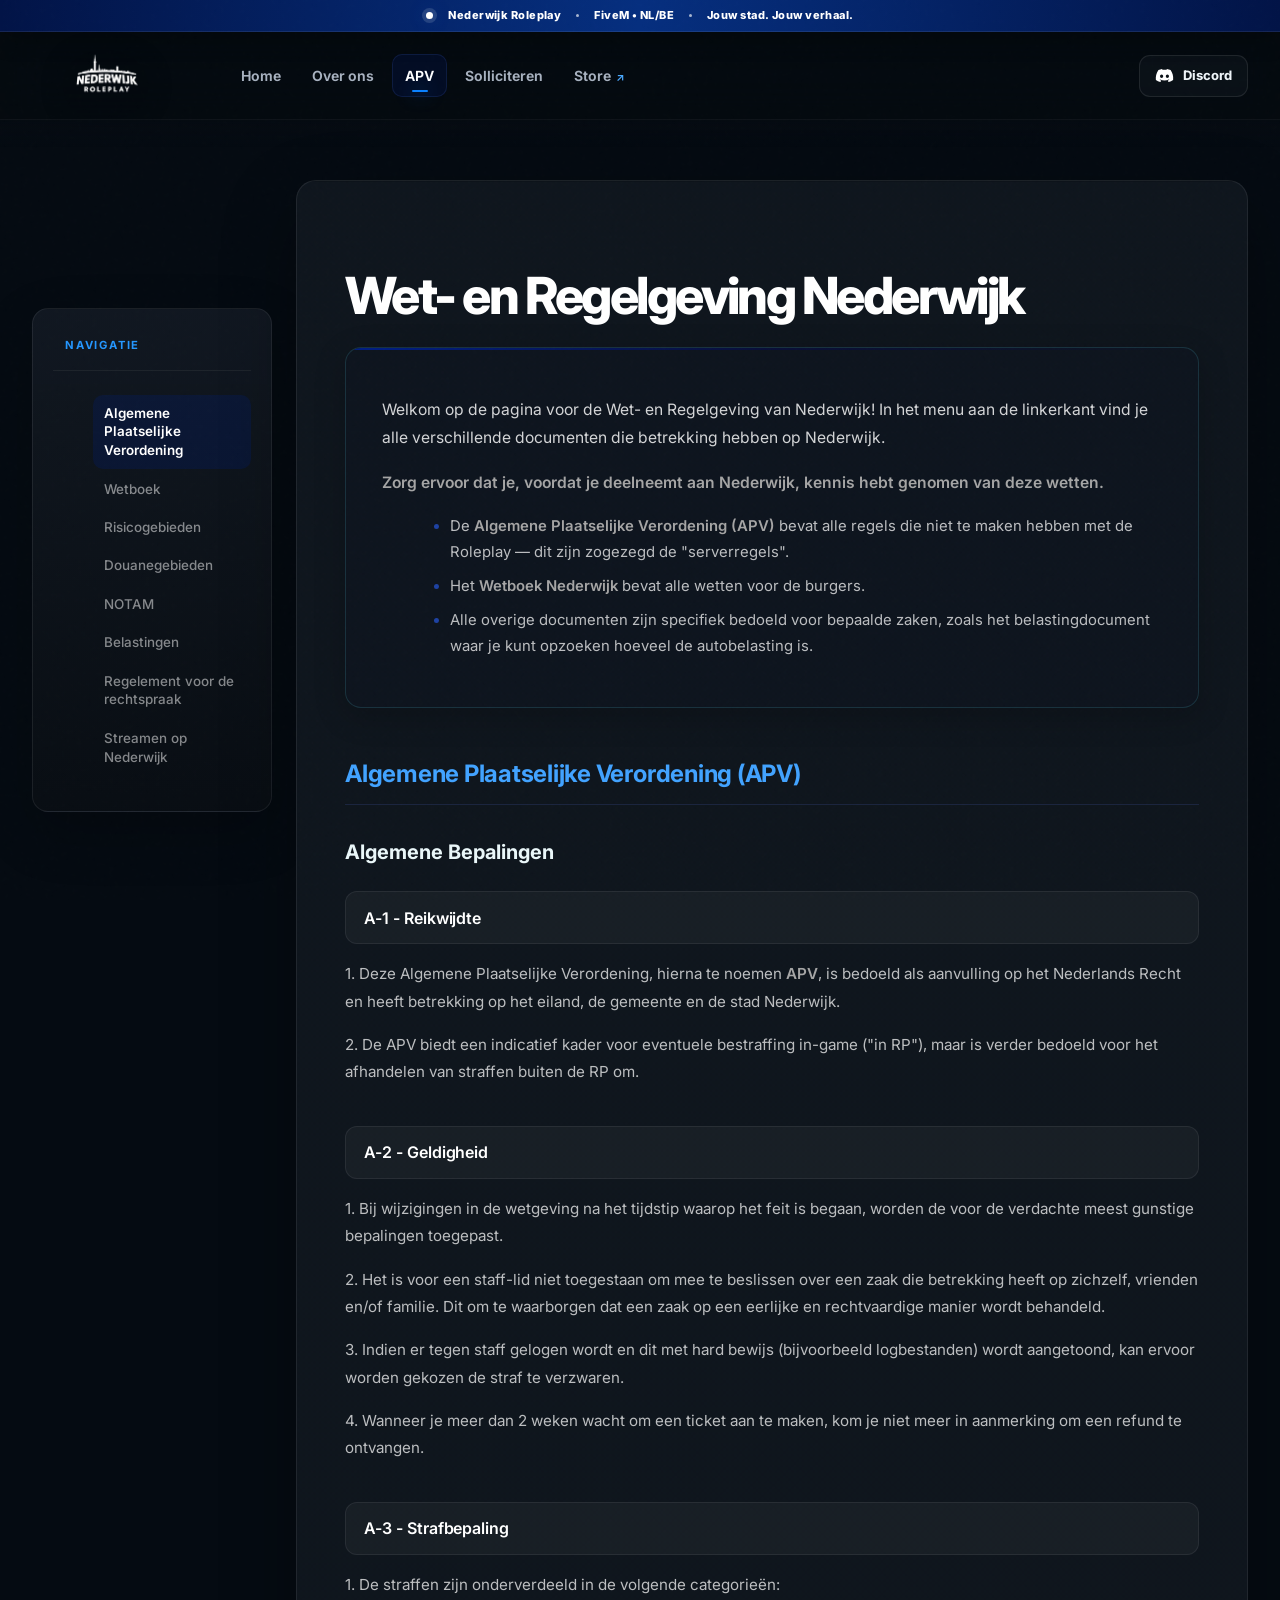
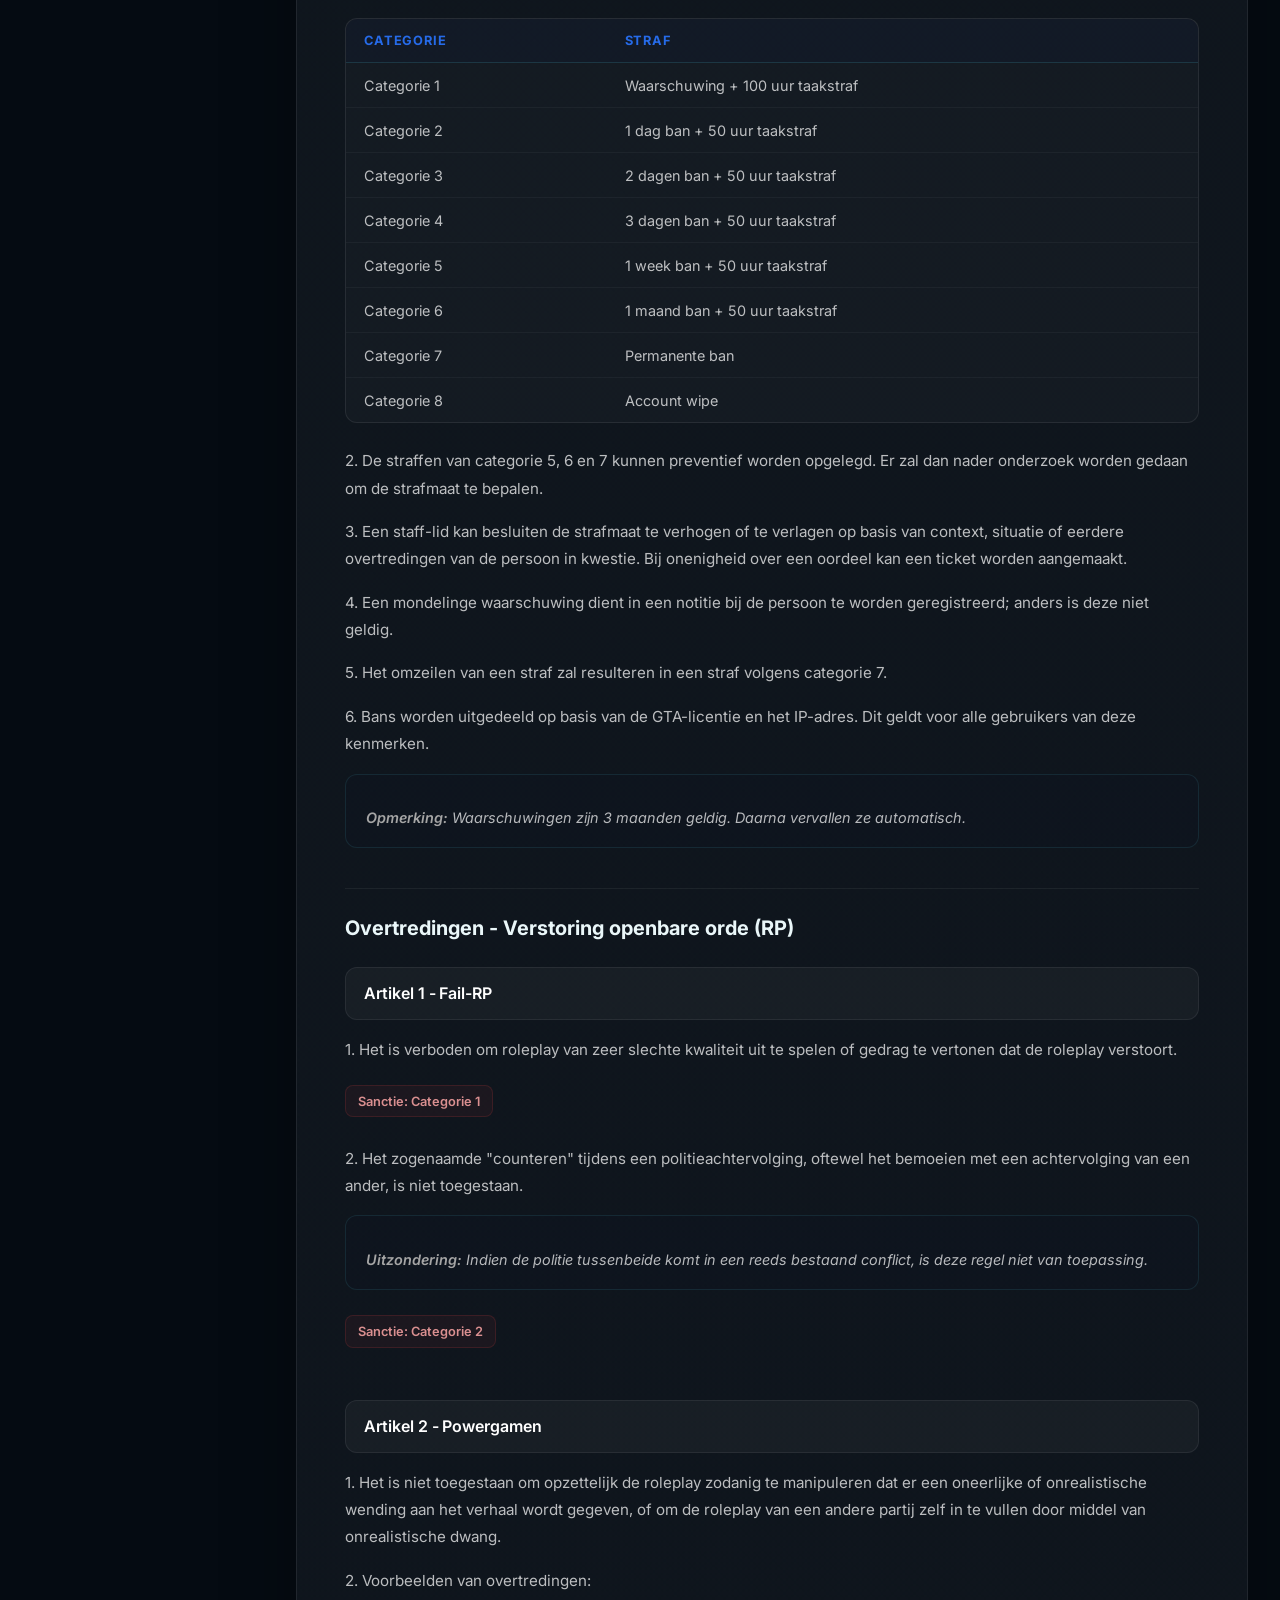
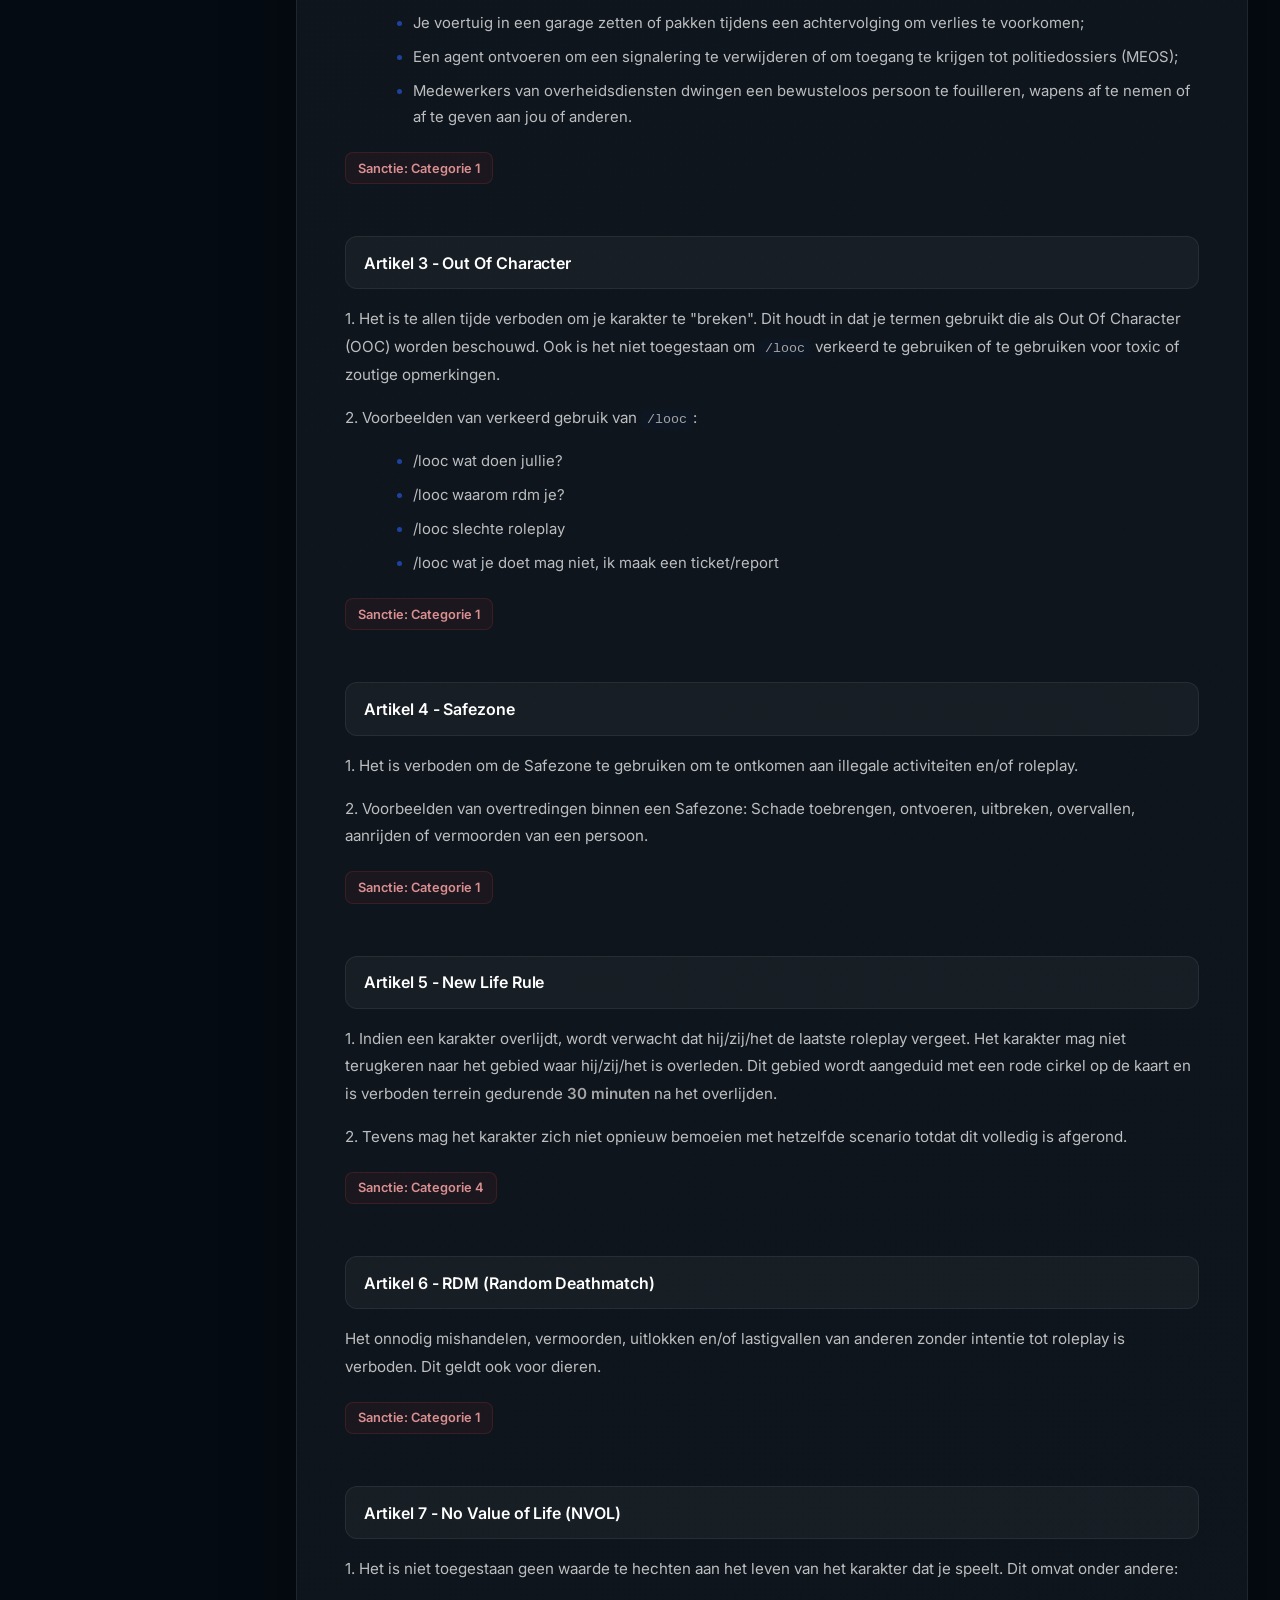
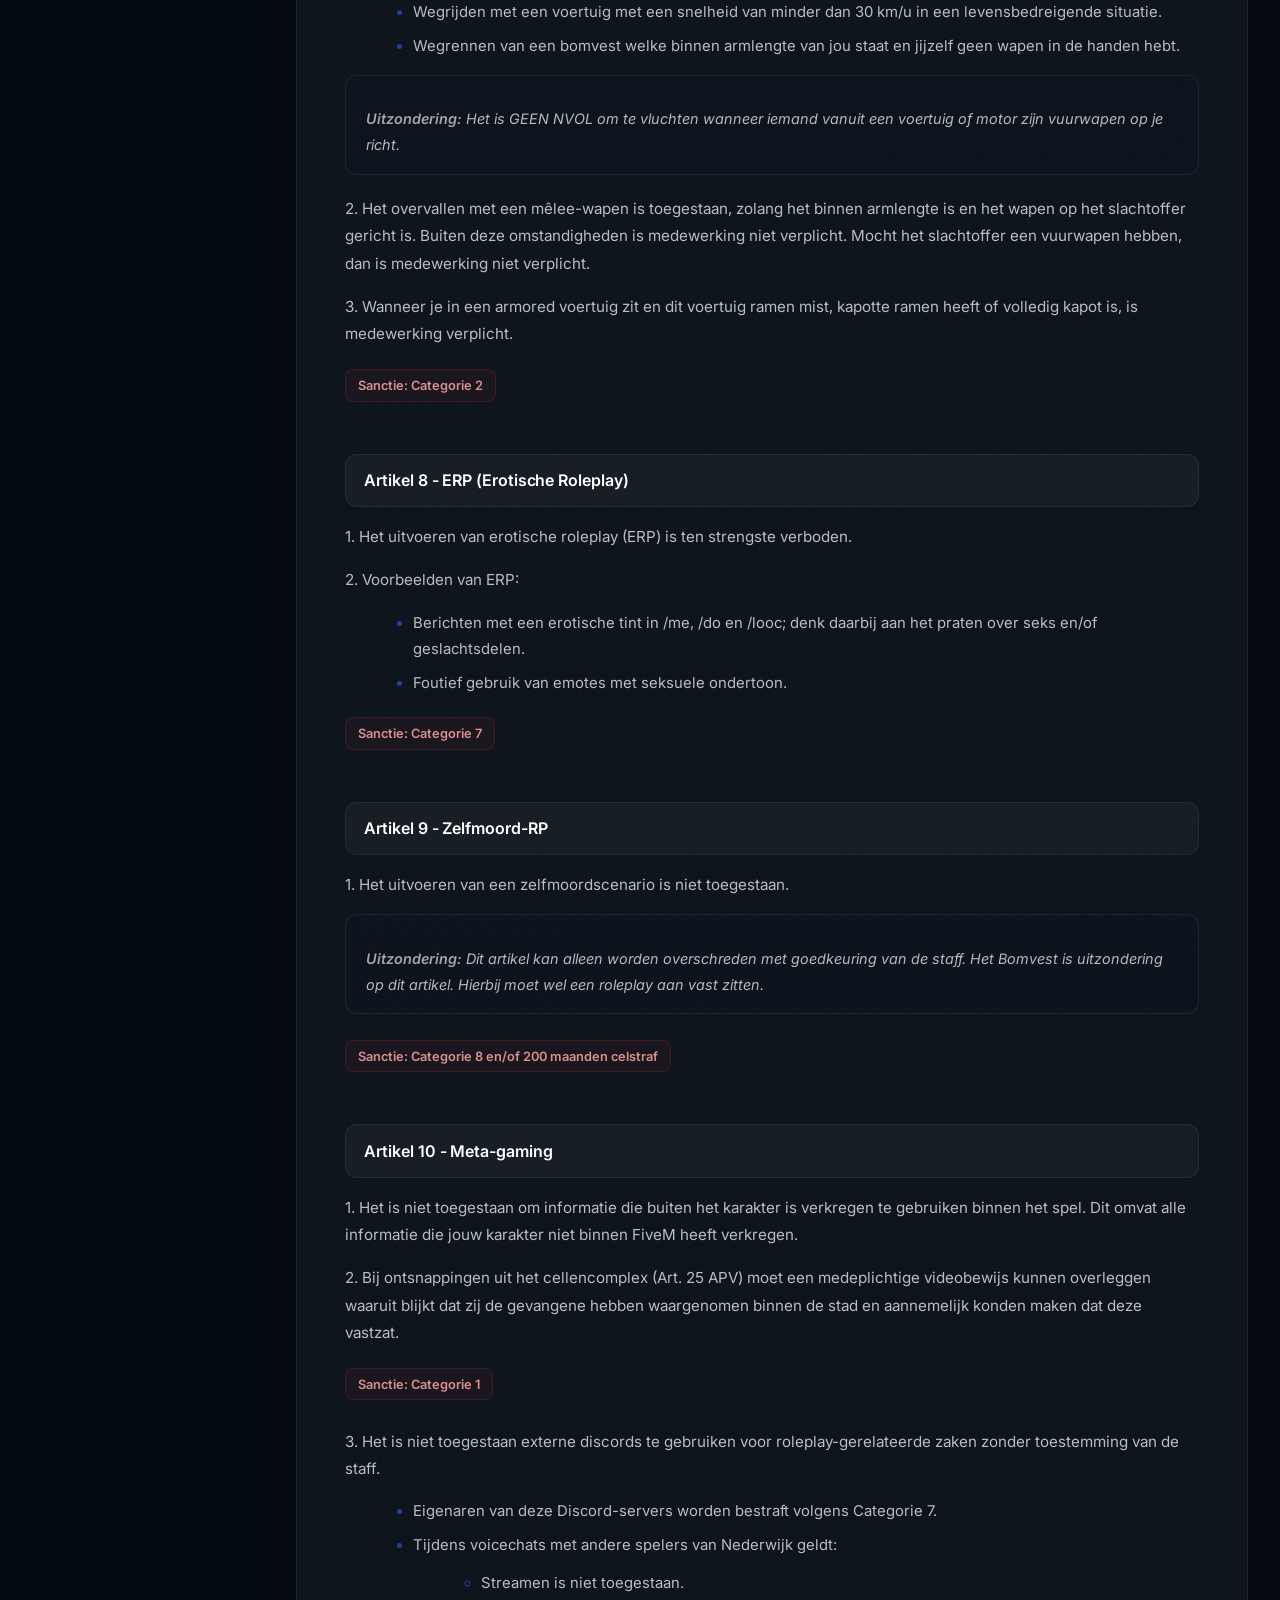
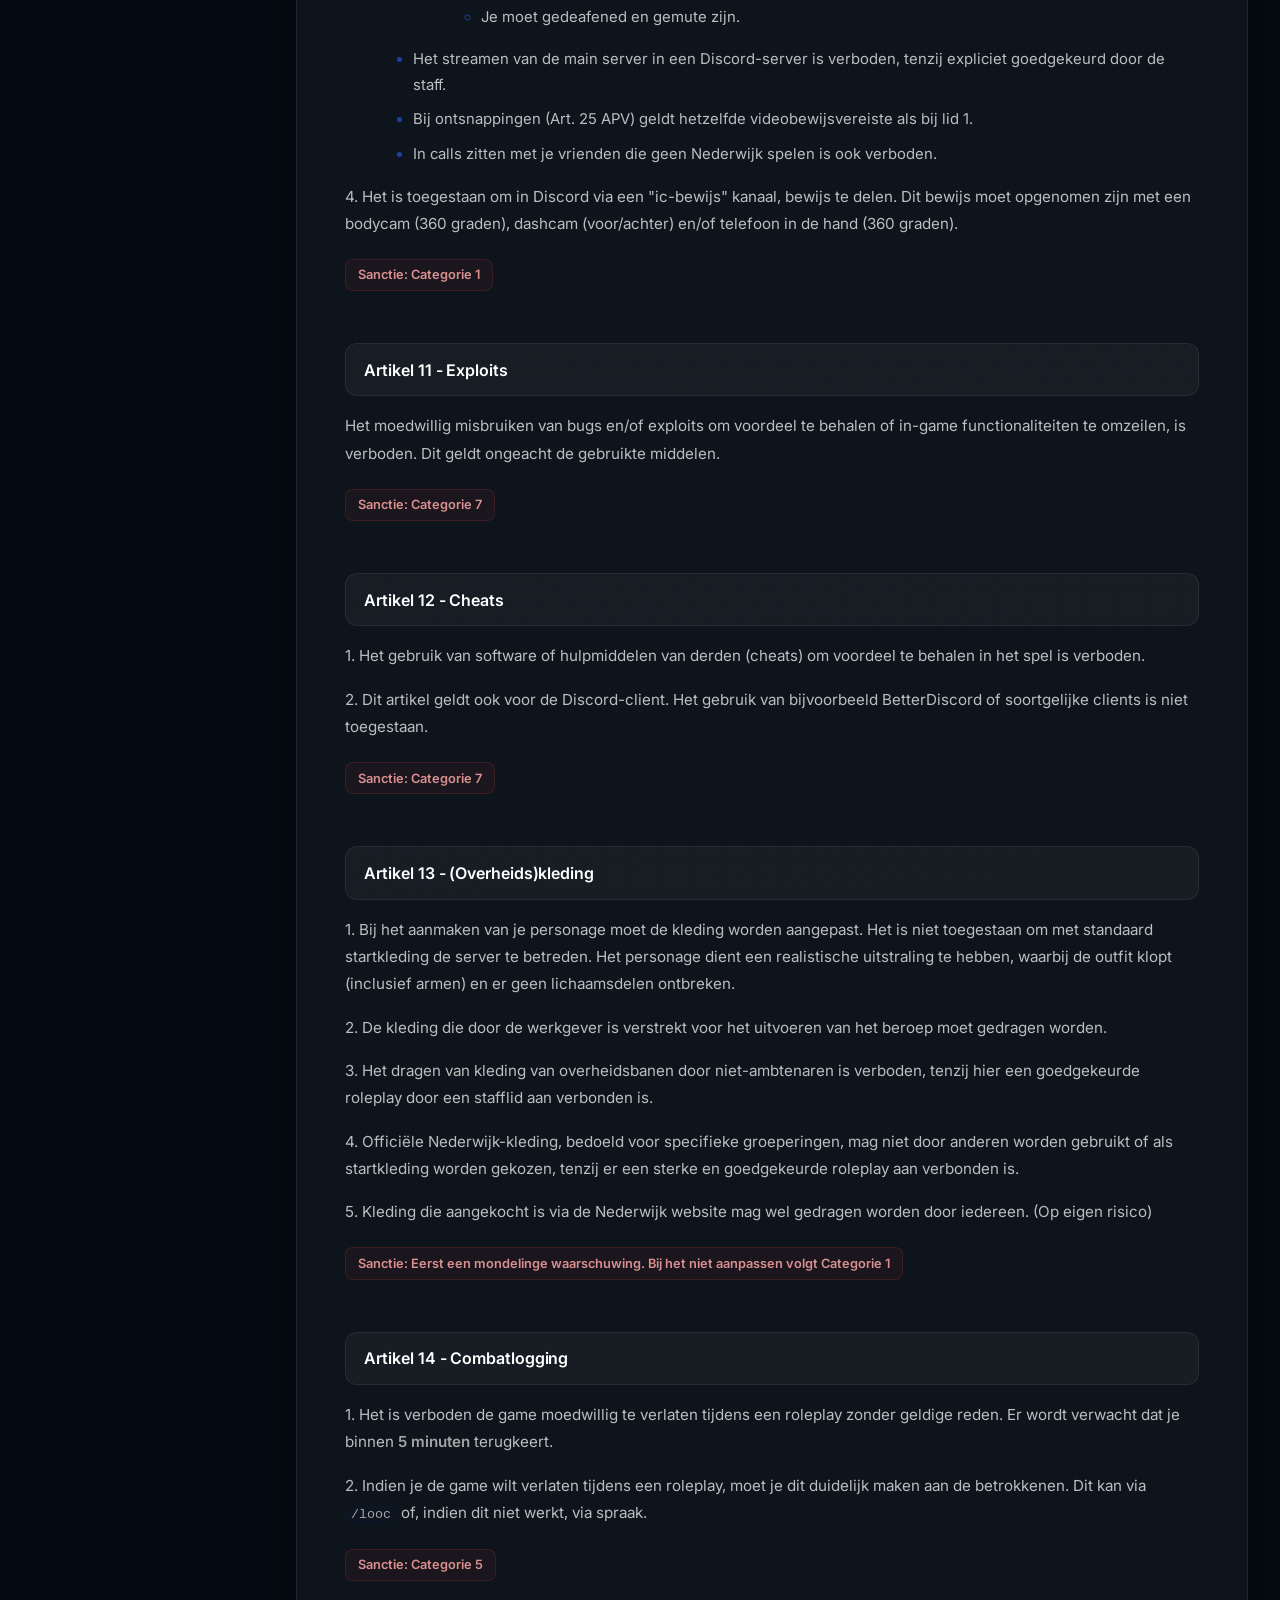
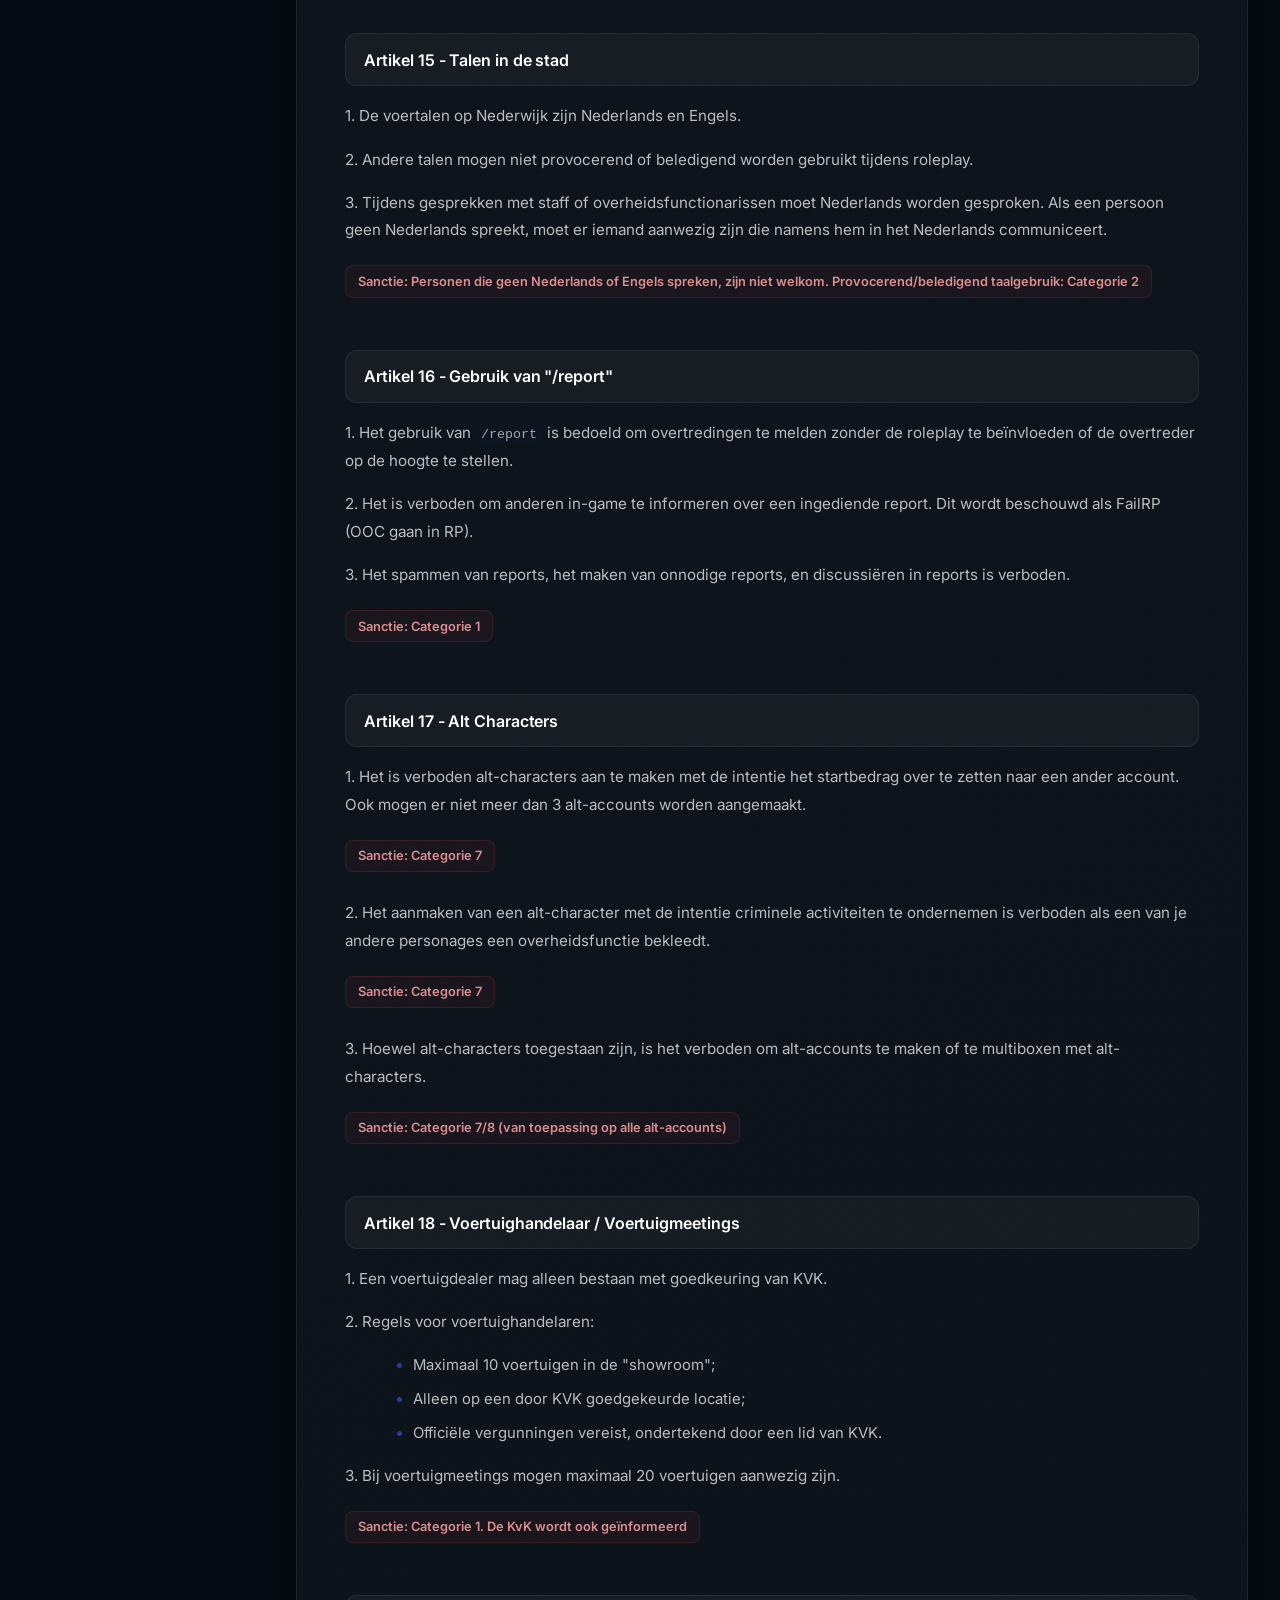
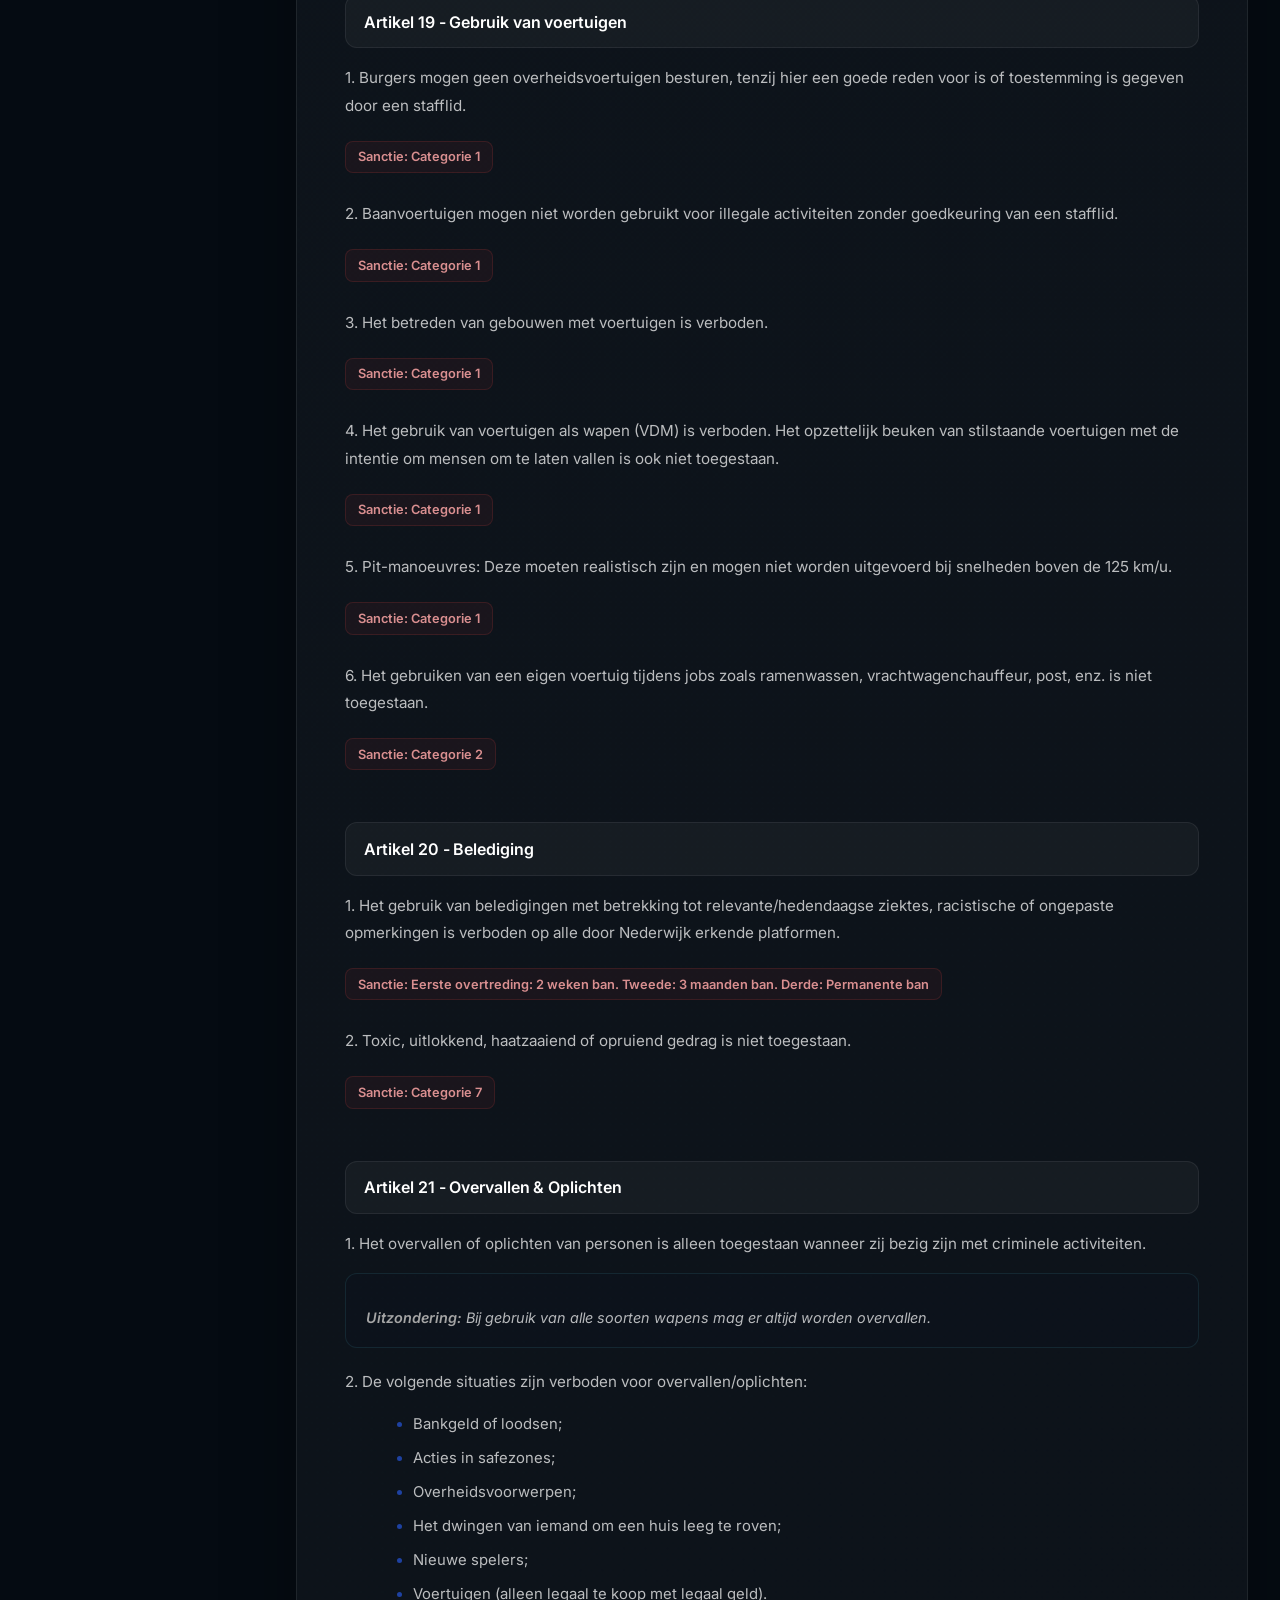
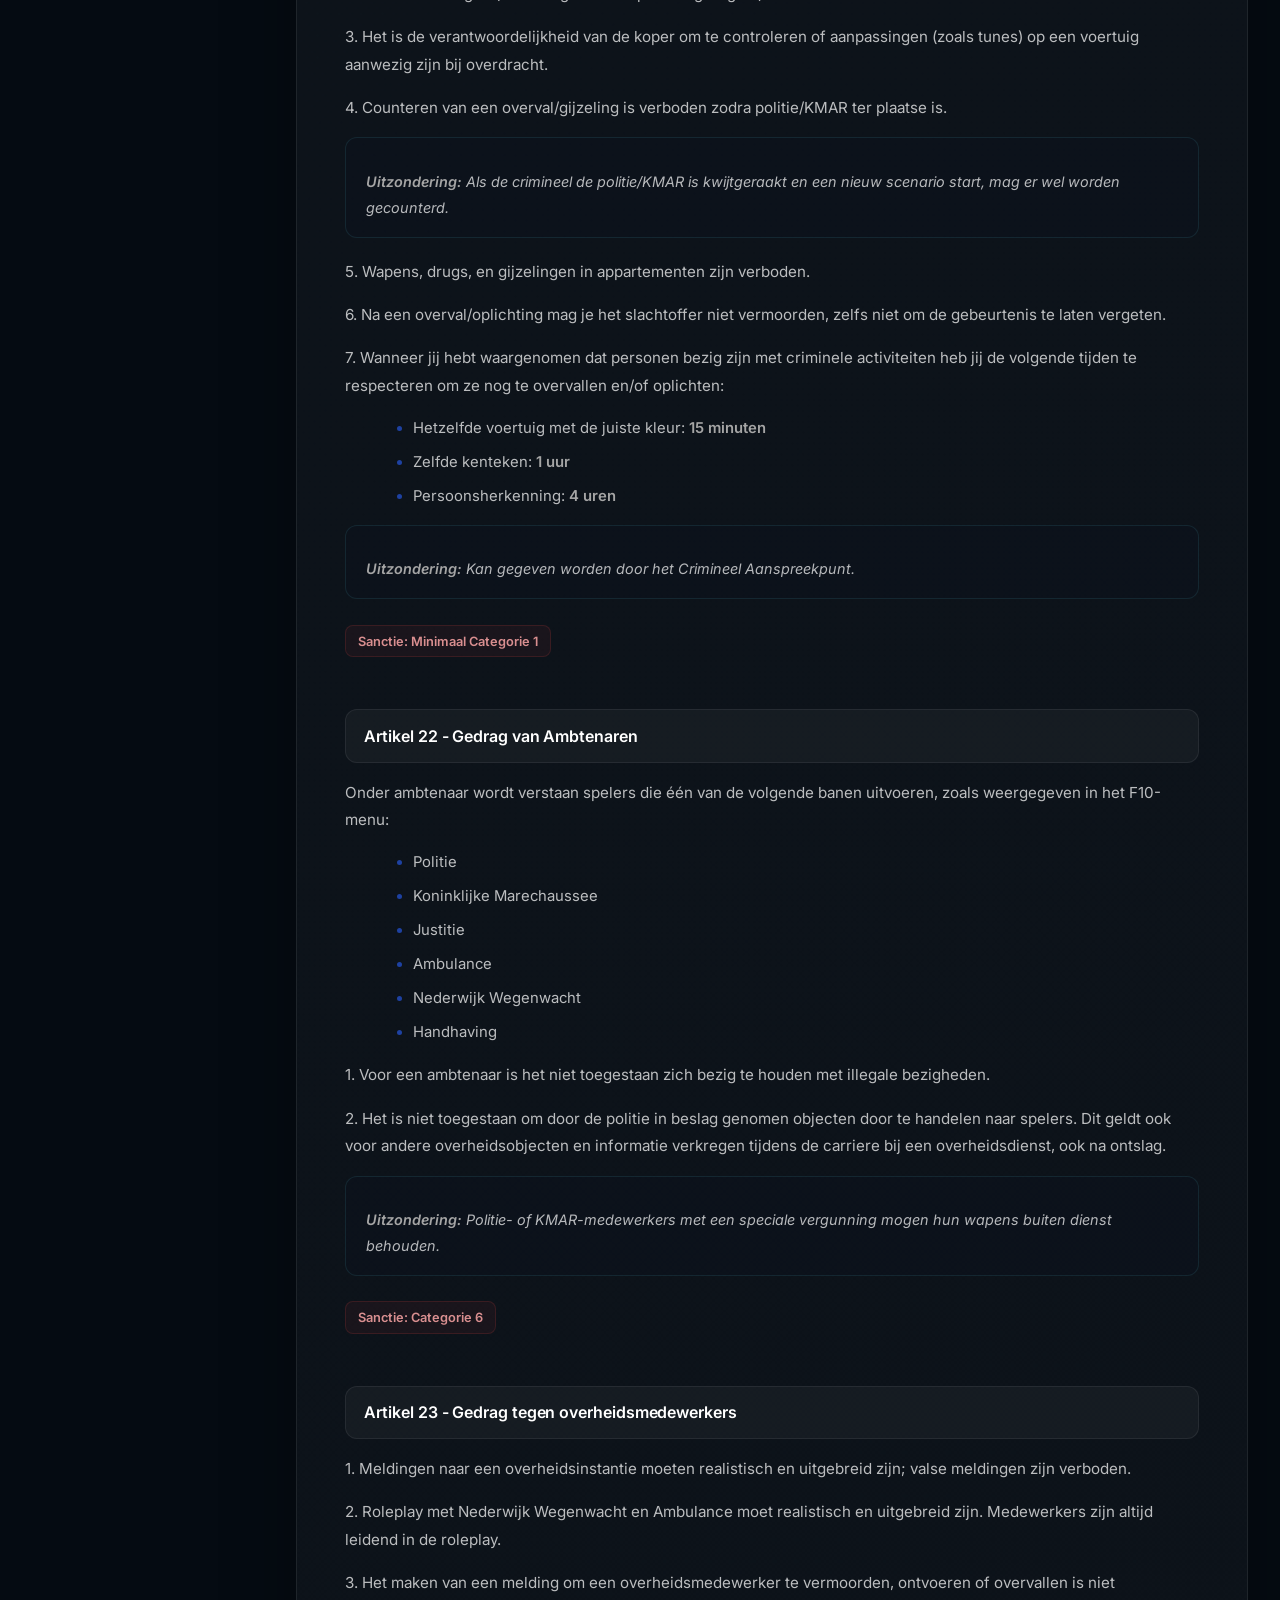
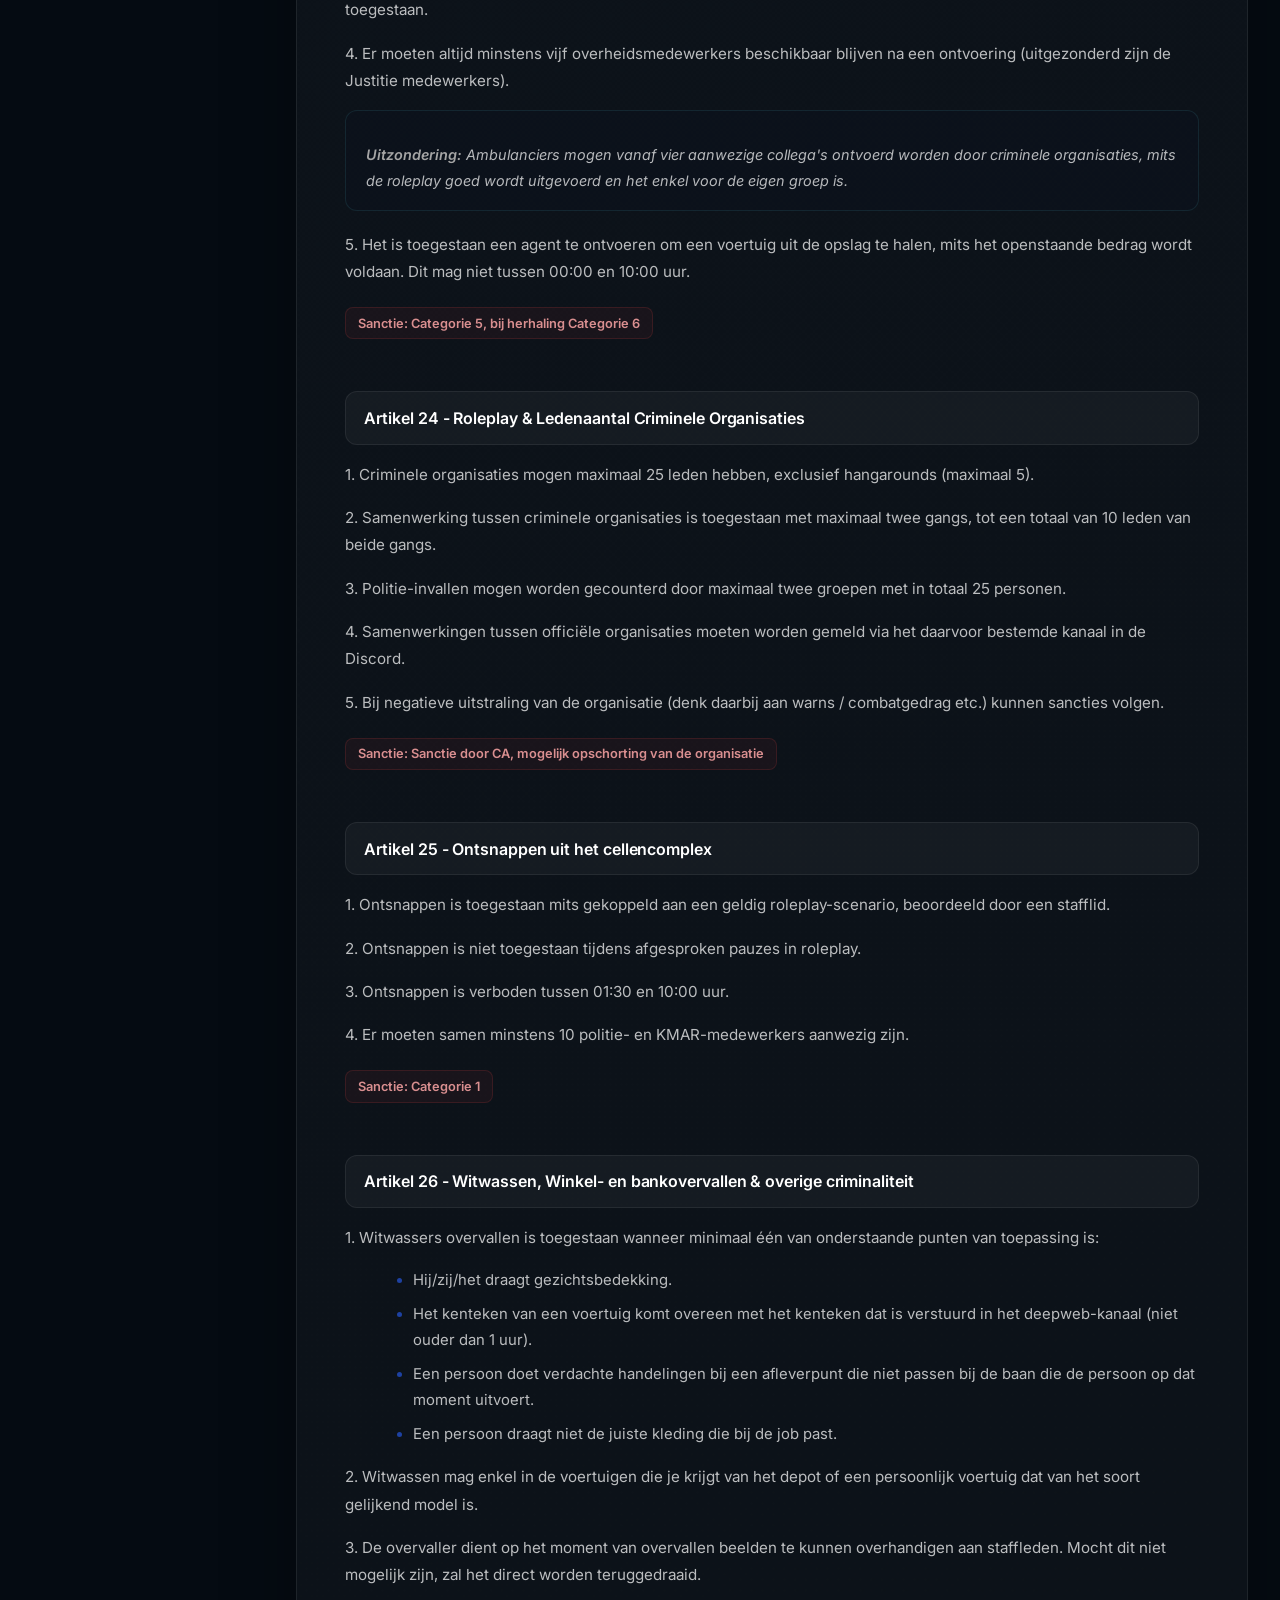
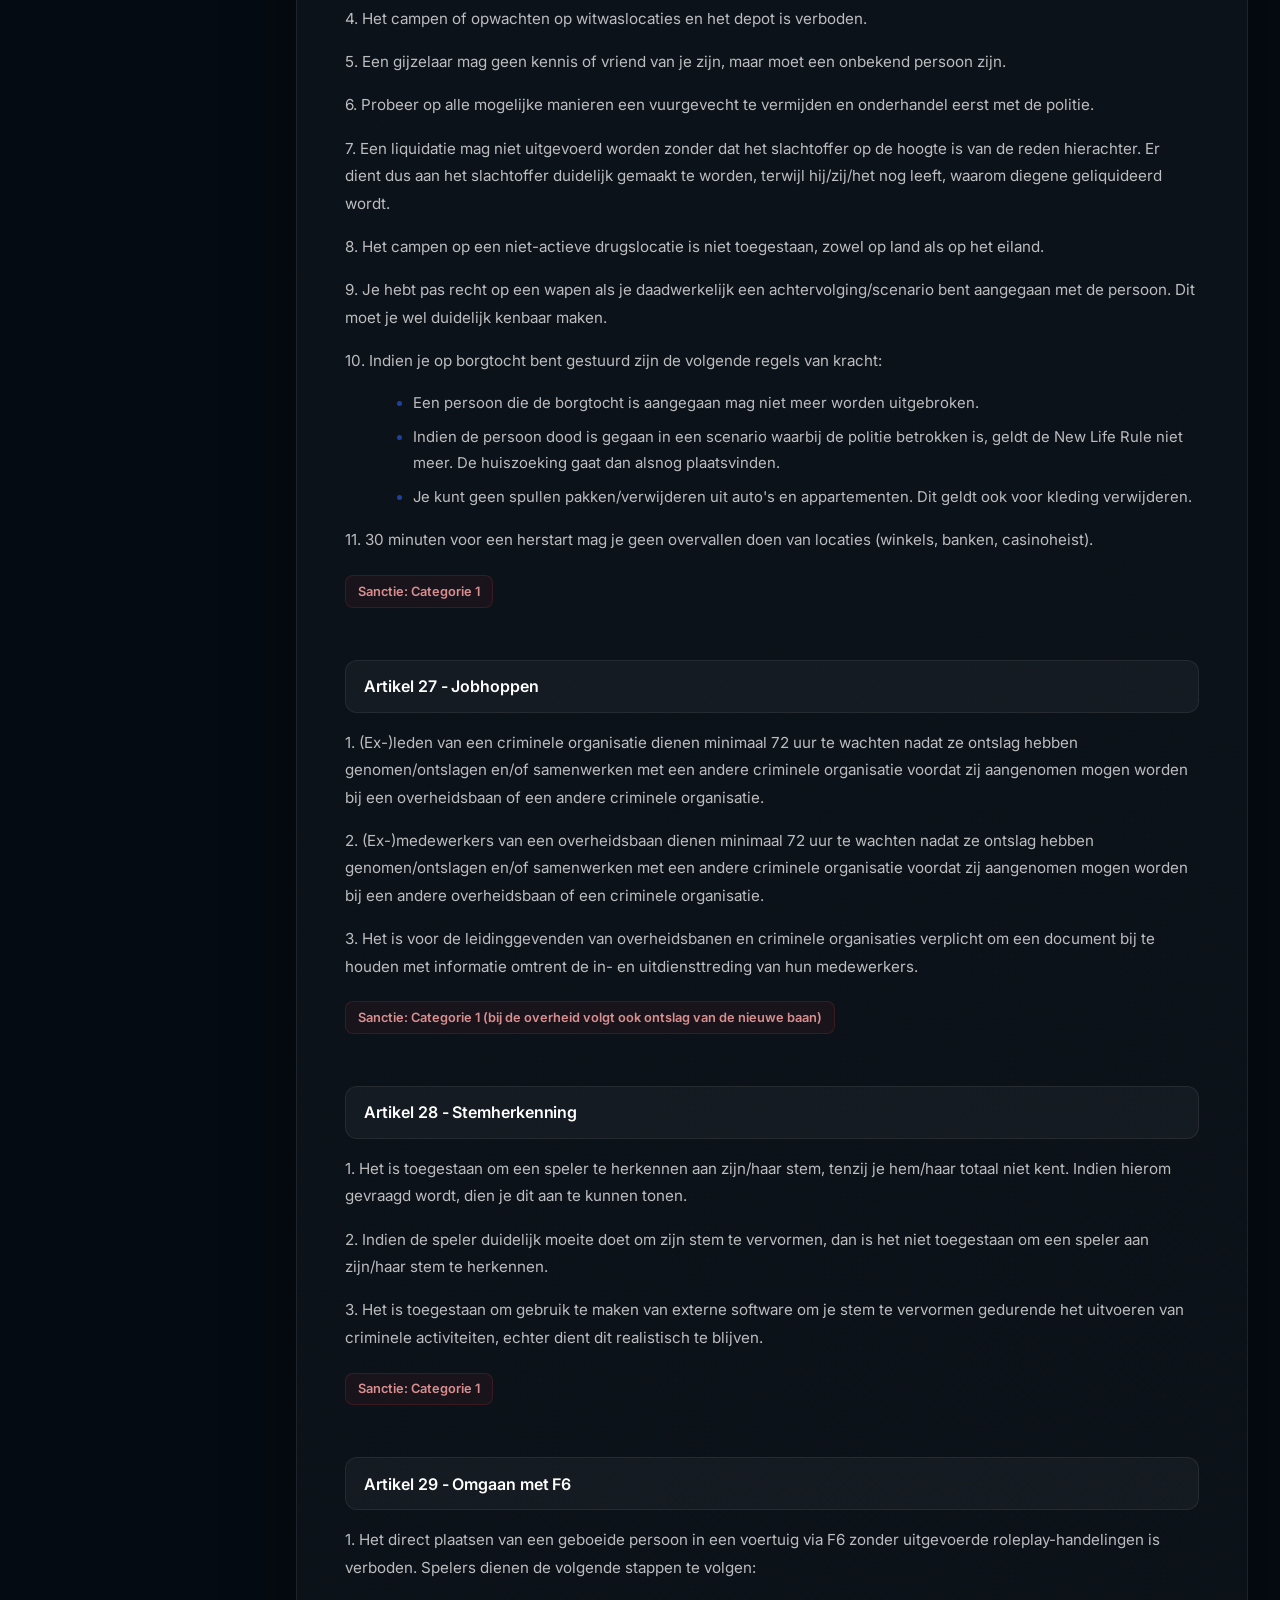
<file: apv/index.html>
<!DOCTYPE html>
<html lang="nl">
  <head>
    <meta charset="UTF-8" />
    <meta name="viewport" content="width=device-width, initial-scale=1.0" />
    <title>Nederwijk Roleplay | Regels & Wetgeving</title>
    <meta
      name="description"
      content="De officiële regelgeving van Nederwijk Roleplay: APV, Wetboek, Rechtspraak en meer."
    />
    <link rel="preconnect" href="https://fonts.googleapis.com" />
    <link rel="preconnect" href="https://fonts.gstatic.com" crossorigin />
    <link rel="dns-prefetch" href="https://fonts.googleapis.com" />
    <link rel="dns-prefetch" href="https://fonts.gstatic.com" />
    <link rel="dns-prefetch" href="https://discord.gg" />
    <link rel="dns-prefetch" href="https://Nederwijk-roleplay.tebex.io" />
    <link
      href="https://fonts.googleapis.com/css2?family=Inter:wght@300;400;500;600;700;800;900&display=swap"
      rel="stylesheet"
    />
    <link rel="icon" type="image/png" href="../assets/images/favicon.png" />
    <link rel="stylesheet" href="../assets/css/store-base.css" />
    <link rel="stylesheet" href="../assets/css/store-legacy.css" />
    <link rel="stylesheet" href="../assets/css/main-site.css" />
    <link rel="prefetch" href="../" />
    <link rel="prefetch" href="../solliciteren/" />
    <style>
      /* ── Performance ── */
      .docs-sidebar {
        will-change: transform;
        contain: layout style paint;
      }
      .docs-content {
        contain: layout style;
      }
      .docs-content section {
        contain: layout style;
      }

      /* ── Base ── */
      html {
        scroll-behavior: auto !important;
      }

      /* APV motion: small, controlled reveals instead of long page movement. */
      body.rules-page .nw-reveal,
      body.rules-page .nw-reveal.is-visible {
        opacity: 1 !important;
        transform: none !important;
        filter: none !important;
        transition: none !important;
      }

      body.rules-page .docs-sidebar,
      body.rules-page .docs-content {
        animation: apvPageEnter .58s cubic-bezier(.16,1,.3,1) both;
      }
      body.rules-page .docs-content { animation-delay: .08s; }

      body.rules-page .docs-content > section.apv-section-reveal {
        opacity: 0;
        transform: translateY(12px);
        transition: opacity .52s ease, transform .62s cubic-bezier(.16,1,.3,1);
        will-change: opacity, transform;
      }
      body.rules-page .docs-content > section.apv-section-reveal.apv-visible {
        opacity: 1;
        transform: translateY(0);
        will-change: auto;
      }

      body.rules-page .docs-content > section.apv-target-flash {
        animation: apvTargetFlash .72s ease both;
      }

      @keyframes apvPageEnter {
        from { opacity: 0; transform: translateY(10px); }
        to { opacity: 1; transform: translateY(0); }
      }
      @keyframes apvTargetFlash {
        0% { filter: drop-shadow(0 0 0 rgba(18,141,255,0)); }
        45% { filter: drop-shadow(0 0 18px rgba(18,141,255,.18)); }
        100% { filter: drop-shadow(0 0 0 rgba(18,141,255,0)); }
      }

      @media (prefers-reduced-motion: reduce) {
        body.rules-page .docs-sidebar,
        body.rules-page .docs-content { animation: none !important; }
        body.rules-page .docs-content > section.apv-section-reveal {
          opacity: 1 !important;
          transform: none !important;
          transition: none !important;
        }
      }

      body.rules-page {
        background: #0d1822;
        min-height: 100vh;
      }

      .rules-layout {
        padding-top: 140px;
        min-height: 100vh;
      }

      .docs-container {
        display: grid;
        grid-template-columns: 260px 1fr;
        gap: 1.5rem;
        max-width: 1920px;
        margin: 0 auto;
        padding: 2.5rem 2rem 4rem;
        min-height: calc(100vh - 140px);
        contain: layout style;
        box-sizing: border-box;
        width: 100%;
        overflow: hidden;
      }

      /* ═══════════════════════════════════════
         SIDEBAR
         ═══════════════════════════════════════ */
      .docs-sidebar {
        position: sticky;
        top: 160px;
        height: fit-content;
        max-height: calc(100vh - 180px);
        overflow-y: auto;
        padding: 1.25rem;
        background: rgba(13, 18, 26, 0.95);
        border-radius: 16px;
        border: 1px solid rgba(255, 255, 255, 0.07);
      }

      .sidebar-header {
        display: flex;
        align-items: center;
        gap: 10px;
        padding: 0.5rem 0.75rem 1rem;
        margin-bottom: 0.25rem;
        border-bottom: 1px solid rgba(255, 255, 255, 0.06);
      }

      .sidebar-header span {
        font-size: 0.7rem;
        font-weight: 700;
        text-transform: uppercase;
        letter-spacing: 0.16em;
        color: rgba(255, 255, 255, 0.4);
      }

      .docs-sidebar nav ul {
        list-style: none;
        display: flex;
        flex-direction: column;
        gap: 2px;
        padding-top: 0.5rem;
      }

      .docs-sidebar nav ul li a {
        display: flex;
        align-items: center;
        padding: 0.55rem 0.7rem;
        border-radius: 10px;
        color: rgba(255, 255, 255, 0.5);
        font-size: 0.84rem;
        font-weight: 500;
        line-height: 1.4;
        transition: color 0.2s ease, background-color 0.2s ease;
        text-decoration: none;
      }

      .docs-sidebar nav ul li a:hover {
        background: rgba(255, 255, 255, 0.05);
        color: rgba(255, 255, 255, 0.85);
      }

      .docs-sidebar nav ul li a.active {
        background: rgba(89, 220, 231, 0.08);
        color: #ffffff;
        font-weight: 600;
      }

      .docs-sidebar::-webkit-scrollbar {
        width: 3px;
      }
      .docs-sidebar::-webkit-scrollbar-track {
        background: transparent;
      }
      .docs-sidebar::-webkit-scrollbar-thumb {
        background: rgba(255, 255, 255, 0.1);
        border-radius: 3px;
      }
      .docs-sidebar::-webkit-scrollbar-thumb:hover {
        background: rgba(255, 255, 255, 0.2);
      }

      /* ═══════════════════════════════════════
         MAIN CONTENT AREA
         ═══════════════════════════════════════ */
      .docs-content {
        padding: 2.5rem 3rem;
        background: linear-gradient(150deg, rgba(14, 21, 29, 0.95), rgba(11, 16, 23, 0.98));
        border-radius: 20px;
        border: 1px solid rgba(255, 255, 255, 0.1);
        box-shadow: 0 24px 64px rgba(0, 0, 0, 0.4);
        min-height: 800px;
      }

      /* ── Section Spacing ── */
      .docs-content section + section {
        margin-top: 4rem;
        padding-top: 3rem;
        border-top: 1px solid rgba(255, 255, 255, 0.06);
      }

      /* ── Typography ── */
      .docs-content h1 {
        font-size: 2.25rem;
        margin-bottom: 1.25rem;
        color: #eaf7f9;
        font-weight: 800;
        line-height: 1.25;
        letter-spacing: -0.025em;
        background: linear-gradient(135deg, #ffffff 0%, #001f85 100%);
        -webkit-background-clip: text;
        -webkit-text-fill-color: transparent;
        background-clip: text;
      }

      .docs-content h2 {
        font-size: 1.5rem;
        margin: 3rem 0 1.25rem;
        padding-bottom: 0.75rem;
        border-bottom: 1px solid rgba(89, 220, 231, 0.18);
        color: #1e52ff;
        font-weight: 700;
        letter-spacing: -0.01em;
      }

      .docs-content h3 {
        font-size: 1.25rem;
        margin: 2.5rem 0 1rem;
        padding-top: 1.5rem;
        border-top: 1px solid rgba(255, 255, 255, 0.06);
        color: #eaf7f9;
        font-weight: 700;
      }

      .docs-content h1 + h3,
      .docs-content h2 + h3,
      .docs-content .docs-intro + h3,
      .docs-content section > h3:first-of-type {
        border-top: none;
        padding-top: 0;
        margin-top: 2rem;
      }

      .docs-content h4 {
        font-size: 1rem;
        margin: 2.5rem 0 1rem;
        padding: 0.85rem 1.15rem;
        background: rgba(255, 255, 255, 0.04);
        border: 1px solid rgba(255, 255, 255, 0.07);
        border-radius: 12px;
        color: #ffffff;
        font-weight: 600;
        letter-spacing: -0.005em;
      }

      .docs-content h1 + h4,
      .docs-content h2 + h4,
      .docs-content h3 + h4,
      .docs-content .docs-intro + h4,
      .docs-content section > h4:first-of-type {
        margin-top: 1.5rem;
      }

      .docs-content p {
        margin-bottom: 1rem;
        line-height: 1.8;
        color: rgba(255, 255, 255, 0.72);
        font-size: 0.95rem;
      }

      .docs-content ul,
      .docs-content ol {
        margin: 0.75rem 0 1rem 1.75rem;
        color: rgba(255, 255, 255, 0.72);
      }

      .docs-content li {
        margin-bottom: 0.5rem;
        line-height: 1.75;
        font-size: 0.93rem;
      }

      .docs-content li::marker {
        color: rgba(41, 97, 252, 0.6);
      }

      .docs-content strong {
        color: #a5a5a5;
        font-weight: 600;
      }

      .docs-content code {
        background: rgba(2, 32, 88, 0.1);
        color: #a5a5a5;
        padding: 0.15em 0.45em;
        border-radius: 5px;
        font-size: 0.88em;
        font-family: 'SF Mono', 'Fira Code', monospace;
      }

      /* ── Tables ── */
      .docs-content table {
        width: 100%;
        margin: 1.25rem 0 1.5rem;
        border-collapse: separate;
        border-spacing: 0;
        border-radius: 12px;
        overflow: hidden;
        border: 1px solid rgba(255, 255, 255, 0.08);
        background: rgba(255, 255, 255, 0.025);
      }

      .docs-content table th {
        background: rgba(0, 22, 95, 0.08);
        padding: 0.75rem 1.15rem;
        text-align: left;
        font-weight: 700;
        color: rgba(41, 116, 255, 0.9);
        font-size: 0.8rem;
        text-transform: uppercase;
        letter-spacing: 0.06em;
        border-bottom: 1px solid rgba(89, 220, 231, 0.15);
      }

      .docs-content table td {
        padding: 0.7rem 1.15rem;
        border-bottom: 1px solid rgba(255, 255, 255, 0.04);
        color: rgba(255, 255, 255, 0.72);
        font-size: 0.9rem;
      }

      .docs-content table tr:last-child td {
        border-bottom: none;
      }

      .docs-content table tr:hover td {
        background: rgba(0, 14, 90, 0.04);
      }

      /* ── Blockquotes ── */
      .docs-content blockquote {
        margin: 1rem 0 1.25rem;
        padding: 1rem 1.25rem;
        background: rgba(0, 14, 90, 0.04);
        border: 1px solid rgba(89, 220, 231, 0.1);
        border-radius: 12px;
      }

      .docs-content blockquote p {
        color: rgba(255, 255, 255, 0.7);
        font-style: italic;
        font-size: 0.9rem;
        margin-bottom: 0;
      }

      /* ── Sanctie Badge ── */
      .sanctie-badge {
        display: inline-flex;
        align-items: center;
        padding: 0.35rem 0.75rem;
        background: rgba(239, 68, 68, 0.06);
        border: 1px solid rgba(239, 68, 68, 0.15);
        border-radius: 8px;
        color: rgba(252, 165, 165, 0.85);
        font-size: 0.8rem;
        font-weight: 600;
        margin: 0.35rem 0 0.75rem;
      }

      /* ── Intro Box ── */
      .docs-intro {
        padding: 2rem 2.25rem;
        background: rgba(0, 14, 90, 0.04);
        border: 1px solid rgba(89, 220, 231, 0.15);
        border-radius: 16px;
        margin-bottom: 2.5rem;
        position: relative;
        overflow: hidden;
        box-shadow: 0 8px 32px rgba(0, 0, 0, 0.2);
      }

      .docs-intro::before {
        content: '';
        position: absolute;
        top: 0;
        left: 0;
        right: 0;
        height: 2px;
        background: linear-gradient(to right, #001f85, rgba(1, 7, 92, 0.4), transparent);
      }

      .docs-intro p {
        color: rgba(255, 255, 255, 0.82);
        font-size: 0.98rem;
        line-height: 1.8;
      }

      .docs-intro ul {
        margin-top: 0.75rem;
      }

      .docs-intro li {
        font-size: 0.93rem;
        color: rgba(255, 255, 255, 0.72);
      }

      /* ═══════════════════════════════════════
         RESPONSIVE
         ═══════════════════════════════════════ */
      @media (max-width: 1600px) {
        .docs-container {
          grid-template-columns: 250px 1fr;
        }
      }

      @media (max-width: 1400px) {
        .docs-container {
          grid-template-columns: 240px 1fr;
        }
        .docs-content h1 {
          font-size: 2rem;
        }
      }

      @media (max-width: 1200px) {
        .docs-container {
          grid-template-columns: 1fr;
          padding: 2rem 1.5rem;
        }
        .docs-sidebar {
          position: relative;
          top: 0;
          max-height: none;
          min-width: 0;
        }
        .docs-content {
          min-width: 0;
        }
        .rules-layout {
          padding-top: 120px;
        }
      }

      @media (max-width: 768px) {
        .rules-layout {
          padding-top: 100px;
          overflow-x: hidden;
        }
        .docs-container {
          padding: 1rem 16px;
        }
        .docs-sidebar {
          width: 100%;
          box-sizing: border-box;
          overflow: hidden;
        }
        .docs-content {
          padding: 1.5rem 1.25rem;
          border-radius: 16px;
          width: 100%;
          box-sizing: border-box;
          overflow: hidden;
          min-width: 0;
        }
        .docs-content h1 {
          font-size: 1.5rem;
        }
        .docs-content h2 {
          font-size: 1.2rem;
          margin: 2rem 0 1rem;
        }
        .docs-content h3 {
          font-size: 1.1rem;
          margin: 1.75rem 0 0.75rem;
        }
        .docs-content h4 {
          padding: 0.75rem 1rem;
          font-size: 0.95rem;
          margin: 1.75rem 0 0.75rem;
        }
        .docs-intro {
          padding: 1.25rem 1rem;
        }
        .docs-intro p,
        .docs-content p {
          font-size: 0.9rem;
          word-break: break-word;
        }
        .docs-content table {
          width: 100%;
          table-layout: fixed;
        }
        .docs-content table th,
        .docs-content table td {
          padding: 0.6rem 0.85rem;
          font-size: 0.82rem;
          white-space: normal;
          word-break: break-word;
        }
        .docs-sidebar {
          border-radius: 14px;
          padding: 1rem;
        }
        .docs-sidebar nav ul li a {
          font-size: 0.8rem;
          padding: 0.5rem 0.6rem;
        }
      }
    </style>
  </head>
  <body class="rules-page">
    <!-- Navbar and promo-bar will be injected by script.js -->

    <!-- Main Content -->
    <main class="rules-layout">
      <div class="docs-container">
        <!-- Sidebar Navigation -->
        <aside class="docs-sidebar">
          <div class="sidebar-header">
            <span>Navigatie</span>
          </div>
          <nav>
            <ul>
              <li><a href="#apv" class="active">Algemene Plaatselijke Verordening</a></li>
              <li><a href="#wetboek">Wetboek</a></li>
              <li><a href="#risicogebieden">Risicogebieden</a></li>
              <li><a href="#douanegebieden">Douanegebieden</a></li>
              <li><a href="#notam">NOTAM</a></li>
              <li><a href="#belastingen">Belastingen</a></li>
              <li><a href="#rechtspraak">Regelement voor de rechtspraak</a></li>
              <li><a href="#streamen">Streamen op Nederwijk</a></li>
            </ul>
          </nav>
        </aside>

        <!-- Main Content Area -->
        <div class="docs-content">
          <!-- APV Section -->
          <section id="apv">
            <h1>Wet- en Regelgeving Nederwijk</h1>
            
            <div class="docs-intro">
              <p>
                Welkom op de pagina voor de Wet- en Regelgeving van Nederwijk! In het menu aan de linkerkant vind je alle verschillende documenten die betrekking hebben op Nederwijk.
              </p>
              <p>
                <strong>Zorg ervoor dat je, voordat je deelneemt aan Nederwijk, kennis hebt genomen van deze wetten.</strong>
              </p>
              <ul>
                <li>De <strong>Algemene Plaatselijke Verordening (APV)</strong> bevat alle regels die niet te maken hebben met de Roleplay — dit zijn zogezegd de "serverregels".</li>
                <li>Het <strong>Wetboek Nederwijk</strong> bevat alle wetten voor de burgers.</li>
                <li>Alle overige documenten zijn specifiek bedoeld voor bepaalde zaken, zoals het belastingdocument waar je kunt opzoeken hoeveel de autobelasting is.</li>
              </ul>
            </div>

            <h2>Algemene Plaatselijke Verordening (APV)</h2>

            <h3>Algemene Bepalingen</h3>
            
            <h4>A-1 - Reikwijdte</h4>
            <p>1. Deze Algemene Plaatselijke Verordening, hierna te noemen <strong>APV</strong>, is bedoeld als aanvulling op het Nederlands Recht en heeft betrekking op het eiland, de gemeente en de stad Nederwijk.</p>
            <p>2. De APV biedt een indicatief kader voor eventuele bestraffing in-game ("in RP"), maar is verder bedoeld voor het afhandelen van straffen buiten de RP om.</p>

            <h4>A-2 - Geldigheid</h4>
            <p>1. Bij wijzigingen in de wetgeving na het tijdstip waarop het feit is begaan, worden de voor de verdachte meest gunstige bepalingen toegepast.</p>
            <p>2. Het is voor een staff-lid niet toegestaan om mee te beslissen over een zaak die betrekking heeft op zichzelf, vrienden en/of familie. Dit om te waarborgen dat een zaak op een eerlijke en rechtvaardige manier wordt behandeld.</p>
            <p>3. Indien er tegen staff gelogen wordt en dit met hard bewijs (bijvoorbeeld logbestanden) wordt aangetoond, kan ervoor worden gekozen de straf te verzwaren.</p>
            <p>4. Wanneer je meer dan 2 weken wacht om een ticket aan te maken, kom je niet meer in aanmerking om een refund te ontvangen.</p>

            <h4>A-3 - Strafbepaling</h4>
            <p>1. De straffen zijn onderverdeeld in de volgende categorieën:</p>
            <table>
              <thead>
                <tr>
                  <th>Categorie</th>
                  <th>Straf</th>
                </tr>
              </thead>
              <tbody>
                <tr>
                  <td>Categorie 1</td>
                  <td>Waarschuwing + 100 uur taakstraf</td>
                </tr>
                <tr>
                  <td>Categorie 2</td>
                  <td>1 dag ban + 50 uur taakstraf</td>
                </tr>
                <tr>
                  <td>Categorie 3</td>
                  <td>2 dagen ban + 50 uur taakstraf</td>
                </tr>
                <tr>
                  <td>Categorie 4</td>
                  <td>3 dagen ban + 50 uur taakstraf</td>
                </tr>
                <tr>
                  <td>Categorie 5</td>
                  <td>1 week ban + 50 uur taakstraf</td>
                </tr>
                <tr>
                  <td>Categorie 6</td>
                  <td>1 maand ban + 50 uur taakstraf</td>
                </tr>
                <tr>
                  <td>Categorie 7</td>
                  <td>Permanente ban</td>
                </tr>
                <tr>
                  <td>Categorie 8</td>
                  <td>Account wipe</td>
                </tr>
              </tbody>
            </table>

            <p>2. De straffen van categorie 5, 6 en 7 kunnen preventief worden opgelegd. Er zal dan nader onderzoek worden gedaan om de strafmaat te bepalen.</p>
            <p>3. Een staff-lid kan besluiten de strafmaat te verhogen of te verlagen op basis van context, situatie of eerdere overtredingen van de persoon in kwestie. Bij onenigheid over een oordeel kan een ticket worden aangemaakt.</p>
            <p>4. Een mondelinge waarschuwing dient in een notitie bij de persoon te worden geregistreerd; anders is deze niet geldig.</p>
            <p>5. Het omzeilen van een straf zal resulteren in een straf volgens categorie 7.</p>
            <p>6. Bans worden uitgedeeld op basis van de GTA-licentie en het IP-adres. Dit geldt voor alle gebruikers van deze kenmerken.</p>
            <blockquote>
              <p><strong>Opmerking:</strong> Waarschuwingen zijn 3 maanden geldig. Daarna vervallen ze automatisch.</p>
            </blockquote>

            <h3>Overtredingen - Verstoring openbare orde (RP)</h3>
            
            <h4>Artikel 1 - Fail-RP</h4>
            <p>1. Het is verboden om roleplay van zeer slechte kwaliteit uit te spelen of gedrag te vertonen dat de roleplay verstoort.</p>
            <span class="sanctie-badge">Sanctie: Categorie 1</span>
            <p>2. Het zogenaamde "counteren" tijdens een politieachtervolging, oftewel het bemoeien met een achtervolging van een ander, is niet toegestaan.</p>
            <blockquote>
              <p><strong>Uitzondering:</strong> Indien de politie tussenbeide komt in een reeds bestaand conflict, is deze regel niet van toepassing.</p>
            </blockquote>
            <span class="sanctie-badge">Sanctie: Categorie 2</span>

            <h4>Artikel 2 - Powergamen</h4>
            <p>1. Het is niet toegestaan om opzettelijk de roleplay zodanig te manipuleren dat er een oneerlijke of onrealistische wending aan het verhaal wordt gegeven, of om de roleplay van een andere partij zelf in te vullen door middel van onrealistische dwang.</p>
            <p>2. Voorbeelden van overtredingen:</p>
            <ul>
              <li>Je voertuig in een garage zetten of pakken tijdens een achtervolging om verlies te voorkomen;</li>
              <li>Een agent ontvoeren om een signalering te verwijderen of om toegang te krijgen tot politiedossiers (MEOS);</li>
              <li>Medewerkers van overheidsdiensten dwingen een bewusteloos persoon te fouilleren, wapens af te nemen of af te geven aan jou of anderen.</li>
            </ul>
            <span class="sanctie-badge">Sanctie: Categorie 1</span>

            <h4>Artikel 3 - Out Of Character</h4>
            <p>1. Het is te allen tijde verboden om je karakter te "breken". Dit houdt in dat je termen gebruikt die als Out Of Character (OOC) worden beschouwd. Ook is het niet toegestaan om <code>/looc</code> verkeerd te gebruiken of te gebruiken voor toxic of zoutige opmerkingen.</p>
            <p>2. Voorbeelden van verkeerd gebruik van <code>/looc</code>:</p>
            <ul>
              <li>/looc wat doen jullie?</li>
              <li>/looc waarom rdm je?</li>
              <li>/looc slechte roleplay</li>
              <li>/looc wat je doet mag niet, ik maak een ticket/report</li>
            </ul>
            <span class="sanctie-badge">Sanctie: Categorie 1</span>

            <h4>Artikel 4 - Safezone</h4>
            <p>1. Het is verboden om de Safezone te gebruiken om te ontkomen aan illegale activiteiten en/of roleplay.</p>
            <p>2. Voorbeelden van overtredingen binnen een Safezone: Schade toebrengen, ontvoeren, uitbreken, overvallen, aanrijden of vermoorden van een persoon.</p>
            <span class="sanctie-badge">Sanctie: Categorie 1</span>

            <h4>Artikel 5 - New Life Rule</h4>
            <p>1. Indien een karakter overlijdt, wordt verwacht dat hij/zij/het de laatste roleplay vergeet. Het karakter mag niet terugkeren naar het gebied waar hij/zij/het is overleden. Dit gebied wordt aangeduid met een rode cirkel op de kaart en is verboden terrein gedurende <strong>30 minuten</strong> na het overlijden.</p>
            <p>2. Tevens mag het karakter zich niet opnieuw bemoeien met hetzelfde scenario totdat dit volledig is afgerond.</p>
            <span class="sanctie-badge">Sanctie: Categorie 4</span>

            <h4>Artikel 6 - RDM (Random Deathmatch)</h4>
            <p>Het onnodig mishandelen, vermoorden, uitlokken en/of lastigvallen van anderen zonder intentie tot roleplay is verboden. Dit geldt ook voor dieren.</p>
            <span class="sanctie-badge">Sanctie: Categorie 1</span>

            <h4>Artikel 7 - No Value of Life (NVOL)</h4>
            <p>1. Het is niet toegestaan geen waarde te hechten aan het leven van het karakter dat je speelt. Dit omvat onder andere:</p>
            <ul>
              <li>Wegrijden met een voertuig met een snelheid van minder dan 30 km/u in een levensbedreigende situatie.</li>
              <li>Wegrennen van een bomvest welke binnen armlengte van jou staat en jijzelf geen wapen in de handen hebt.</li>
            </ul>
            <blockquote>
              <p><strong>Uitzondering:</strong> Het is GEEN NVOL om te vluchten wanneer iemand vanuit een voertuig of motor zijn vuurwapen op je richt.</p>
            </blockquote>
            <p>2. Het overvallen met een mêlee-wapen is toegestaan, zolang het binnen armlengte is en het wapen op het slachtoffer gericht is. Buiten deze omstandigheden is medewerking niet verplicht. Mocht het slachtoffer een vuurwapen hebben, dan is medewerking niet verplicht.</p>
            <p>3. Wanneer je in een armored voertuig zit en dit voertuig ramen mist, kapotte ramen heeft of volledig kapot is, is medewerking verplicht.</p>
            <span class="sanctie-badge">Sanctie: Categorie 2</span>

            <h4>Artikel 8 - ERP (Erotische Roleplay)</h4>
            <p>1. Het uitvoeren van erotische roleplay (ERP) is ten strengste verboden.</p>
            <p>2. Voorbeelden van ERP:</p>
            <ul>
              <li>Berichten met een erotische tint in /me, /do en /looc; denk daarbij aan het praten over seks en/of geslachtsdelen.</li>
              <li>Foutief gebruik van emotes met seksuele ondertoon.</li>
            </ul>
            <span class="sanctie-badge">Sanctie: Categorie 7</span>

            <h4>Artikel 9 - Zelfmoord-RP</h4>
            <p>1. Het uitvoeren van een zelfmoordscenario is niet toegestaan.</p>
            <blockquote>
              <p><strong>Uitzondering:</strong> Dit artikel kan alleen worden overschreden met goedkeuring van de staff. Het Bomvest is uitzondering op dit artikel. Hierbij moet wel een roleplay aan vast zitten.</p>
            </blockquote>
            <span class="sanctie-badge">Sanctie: Categorie 8 en/of 200 maanden celstraf</span>

            <h4>Artikel 10 - Meta-gaming</h4>
            <p>1. Het is niet toegestaan om informatie die buiten het karakter is verkregen te gebruiken binnen het spel. Dit omvat alle informatie die jouw karakter niet binnen FiveM heeft verkregen.</p>
            <p>2. Bij ontsnappingen uit het cellencomplex (Art. 25 APV) moet een medeplichtige videobewijs kunnen overleggen waaruit blijkt dat zij de gevangene hebben waargenomen binnen de stad en aannemelijk konden maken dat deze vastzat.</p>
            <span class="sanctie-badge">Sanctie: Categorie 1</span>
            <p>3. Het is niet toegestaan externe discords te gebruiken voor roleplay-gerelateerde zaken zonder toestemming van de staff.</p>
            <ul>
              <li>Eigenaren van deze Discord-servers worden bestraft volgens Categorie 7.</li>
              <li>Tijdens voicechats met andere spelers van Nederwijk geldt:
                <ul>
                  <li>Streamen is niet toegestaan.</li>
                  <li>Je moet gedeafened en gemute zijn.</li>
                </ul>
              </li>
              <li>Het streamen van de main server in een Discord-server is verboden, tenzij expliciet goedgekeurd door de staff.</li>
              <li>Bij ontsnappingen (Art. 25 APV) geldt hetzelfde videobewijsvereiste als bij lid 1.</li>
              <li>In calls zitten met je vrienden die geen Nederwijk spelen is ook verboden.</li>
            </ul>
            <p>4. Het is toegestaan om in Discord via een "ic-bewijs" kanaal, bewijs te delen. Dit bewijs moet opgenomen zijn met een bodycam (360 graden), dashcam (voor/achter) en/of telefoon in de hand (360 graden).</p>
            <span class="sanctie-badge">Sanctie: Categorie 1</span>

            <h4>Artikel 11 - Exploits</h4>
            <p>Het moedwillig misbruiken van bugs en/of exploits om voordeel te behalen of in-game functionaliteiten te omzeilen, is verboden. Dit geldt ongeacht de gebruikte middelen.</p>
            <span class="sanctie-badge">Sanctie: Categorie 7</span>

            <h4>Artikel 12 - Cheats</h4>
            <p>1. Het gebruik van software of hulpmiddelen van derden (cheats) om voordeel te behalen in het spel is verboden.</p>
            <p>2. Dit artikel geldt ook voor de Discord-client. Het gebruik van bijvoorbeeld BetterDiscord of soortgelijke clients is niet toegestaan.</p>
            <span class="sanctie-badge">Sanctie: Categorie 7</span>

            <h4>Artikel 13 - (Overheids)kleding</h4>
            <p>1. Bij het aanmaken van je personage moet de kleding worden aangepast. Het is niet toegestaan om met standaard startkleding de server te betreden. Het personage dient een realistische uitstraling te hebben, waarbij de outfit klopt (inclusief armen) en er geen lichaamsdelen ontbreken.</p>
            <p>2. De kleding die door de werkgever is verstrekt voor het uitvoeren van het beroep moet gedragen worden.</p>
            <p>3. Het dragen van kleding van overheidsbanen door niet-ambtenaren is verboden, tenzij hier een goedgekeurde roleplay door een stafflid aan verbonden is.</p>
            <p>4. Officiële Nederwijk-kleding, bedoeld voor specifieke groeperingen, mag niet door anderen worden gebruikt of als startkleding worden gekozen, tenzij er een sterke en goedgekeurde roleplay aan verbonden is.</p>
            <p>5. Kleding die aangekocht is via de Nederwijk website mag wel gedragen worden door iedereen. (Op eigen risico)</p>
            <span class="sanctie-badge">Sanctie: Eerst een mondelinge waarschuwing. Bij het niet aanpassen volgt Categorie 1</span>

            <h4>Artikel 14 - Combatlogging</h4>
            <p>1. Het is verboden de game moedwillig te verlaten tijdens een roleplay zonder geldige reden. Er wordt verwacht dat je binnen <strong>5 minuten</strong> terugkeert.</p>
            <p>2. Indien je de game wilt verlaten tijdens een roleplay, moet je dit duidelijk maken aan de betrokkenen. Dit kan via <code>/looc</code> of, indien dit niet werkt, via spraak.</p>
            <span class="sanctie-badge">Sanctie: Categorie 5</span>

            <h4>Artikel 15 - Talen in de stad</h4>
            <p>1. De voertalen op Nederwijk zijn Nederlands en Engels.</p>
            <p>2. Andere talen mogen niet provocerend of beledigend worden gebruikt tijdens roleplay.</p>
            <p>3. Tijdens gesprekken met staff of overheidsfunctionarissen moet Nederlands worden gesproken. Als een persoon geen Nederlands spreekt, moet er iemand aanwezig zijn die namens hem in het Nederlands communiceert.</p>
            <span class="sanctie-badge">Sanctie: Personen die geen Nederlands of Engels spreken, zijn niet welkom. Provocerend/beledigend taalgebruik: Categorie 2</span>

            <h4>Artikel 16 - Gebruik van "/report"</h4>
            <p>1. Het gebruik van <code>/report</code> is bedoeld om overtredingen te melden zonder de roleplay te beïnvloeden of de overtreder op de hoogte te stellen.</p>
            <p>2. Het is verboden om anderen in-game te informeren over een ingediende report. Dit wordt beschouwd als FailRP (OOC gaan in RP).</p>
            <p>3. Het spammen van reports, het maken van onnodige reports, en discussiëren in reports is verboden.</p>
            <span class="sanctie-badge">Sanctie: Categorie 1</span>

            <h4>Artikel 17 - Alt Characters</h4>
            <p>1. Het is verboden alt-characters aan te maken met de intentie het startbedrag over te zetten naar een ander account. Ook mogen er niet meer dan 3 alt-accounts worden aangemaakt.</p>
            <span class="sanctie-badge">Sanctie: Categorie 7</span>
            <p>2. Het aanmaken van een alt-character met de intentie criminele activiteiten te ondernemen is verboden als een van je andere personages een overheidsfunctie bekleedt.</p>
            <span class="sanctie-badge">Sanctie: Categorie 7</span>
            <p>3. Hoewel alt-characters toegestaan zijn, is het verboden om alt-accounts te maken of te multiboxen met alt-characters.</p>
            <span class="sanctie-badge">Sanctie: Categorie 7/8 (van toepassing op alle alt-accounts)</span>

            <h4>Artikel 18 - Voertuighandelaar / Voertuigmeetings</h4>
            <p>1. Een voertuigdealer mag alleen bestaan met goedkeuring van KVK.</p>
            <p>2. Regels voor voertuighandelaren:</p>
            <ul>
              <li>Maximaal 10 voertuigen in de "showroom";</li>
              <li>Alleen op een door KVK goedgekeurde locatie;</li>
              <li>Officiële vergunningen vereist, ondertekend door een lid van KVK.</li>
            </ul>
            <p>3. Bij voertuigmeetings mogen maximaal 20 voertuigen aanwezig zijn.</p>
            <span class="sanctie-badge">Sanctie: Categorie 1. De KvK wordt ook geïnformeerd</span>

            <h4>Artikel 19 - Gebruik van voertuigen</h4>
            <p>1. Burgers mogen geen overheidsvoertuigen besturen, tenzij hier een goede reden voor is of toestemming is gegeven door een stafflid.</p>
            <span class="sanctie-badge">Sanctie: Categorie 1</span>
            <p>2. Baanvoertuigen mogen niet worden gebruikt voor illegale activiteiten zonder goedkeuring van een stafflid.</p>
            <span class="sanctie-badge">Sanctie: Categorie 1</span>
            <p>3. Het betreden van gebouwen met voertuigen is verboden.</p>
            <span class="sanctie-badge">Sanctie: Categorie 1</span>
            <p>4. Het gebruik van voertuigen als wapen (VDM) is verboden. Het opzettelijk beuken van stilstaande voertuigen met de intentie om mensen om te laten vallen is ook niet toegestaan.</p>
            <span class="sanctie-badge">Sanctie: Categorie 1</span>
            <p>5. Pit-manoeuvres: Deze moeten realistisch zijn en mogen niet worden uitgevoerd bij snelheden boven de 125 km/u.</p>
            <span class="sanctie-badge">Sanctie: Categorie 1</span>
            <p>6. Het gebruiken van een eigen voertuig tijdens jobs zoals ramenwassen, vrachtwagenchauffeur, post, enz. is niet toegestaan.</p>
            <span class="sanctie-badge">Sanctie: Categorie 2</span>

            <h4>Artikel 20 - Belediging</h4>
            <p>1. Het gebruik van beledigingen met betrekking tot relevante/hedendaagse ziektes, racistische of ongepaste opmerkingen is verboden op alle door Nederwijk erkende platformen.</p>
            <span class="sanctie-badge">Sanctie: Eerste overtreding: 2 weken ban. Tweede: 3 maanden ban. Derde: Permanente ban</span>
            <p>2. Toxic, uitlokkend, haatzaaiend of opruiend gedrag is niet toegestaan.</p>
            <span class="sanctie-badge">Sanctie: Categorie 7</span>

            <h4>Artikel 21 - Overvallen & Oplichten</h4>
            <p>1. Het overvallen of oplichten van personen is alleen toegestaan wanneer zij bezig zijn met criminele activiteiten.</p>
            <blockquote>
              <p><strong>Uitzondering:</strong> Bij gebruik van alle soorten wapens mag er altijd worden overvallen.</p>
            </blockquote>
            <p>2. De volgende situaties zijn verboden voor overvallen/oplichten:</p>
            <ul>
              <li>Bankgeld of loodsen;</li>
              <li>Acties in safezones;</li>
              <li>Overheidsvoorwerpen;</li>
              <li>Het dwingen van iemand om een huis leeg te roven;</li>
              <li>Nieuwe spelers;</li>
              <li>Voertuigen (alleen legaal te koop met legaal geld).</li>
            </ul>
            <p>3. Het is de verantwoordelijkheid van de koper om te controleren of aanpassingen (zoals tunes) op een voertuig aanwezig zijn bij overdracht.</p>
            <p>4. Counteren van een overval/gijzeling is verboden zodra politie/KMAR ter plaatse is.</p>
            <blockquote>
              <p><strong>Uitzondering:</strong> Als de crimineel de politie/KMAR is kwijtgeraakt en een nieuw scenario start, mag er wel worden gecounterd.</p>
            </blockquote>
            <p>5. Wapens, drugs, en gijzelingen in appartementen zijn verboden.</p>
            <p>6. Na een overval/oplichting mag je het slachtoffer niet vermoorden, zelfs niet om de gebeurtenis te laten vergeten.</p>
            <p>7. Wanneer jij hebt waargenomen dat personen bezig zijn met criminele activiteiten heb jij de volgende tijden te respecteren om ze nog te overvallen en/of oplichten:</p>
            <ul>
              <li>Hetzelfde voertuig met de juiste kleur: <strong>15 minuten</strong></li>
              <li>Zelfde kenteken: <strong>1 uur</strong></li>
              <li>Persoonsherkenning: <strong>4 uren</strong></li>
            </ul>
            <blockquote>
              <p><strong>Uitzondering:</strong> Kan gegeven worden door het Crimineel Aanspreekpunt.</p>
            </blockquote>
            <span class="sanctie-badge">Sanctie: Minimaal Categorie 1</span>

            <h4>Artikel 22 - Gedrag van Ambtenaren</h4>
            <p>Onder ambtenaar wordt verstaan spelers die één van de volgende banen uitvoeren, zoals weergegeven in het F10-menu:</p>
            <ul>
              <li>Politie</li>
              <li>Koninklijke Marechaussee</li>
              <li>Justitie</li>
              <li>Ambulance</li>
              <li>Nederwijk Wegenwacht</li>
              <li>Handhaving</li>
            </ul>
            <p>1. Voor een ambtenaar is het niet toegestaan zich bezig te houden met illegale bezigheden.</p>
            <p>2. Het is niet toegestaan om door de politie in beslag genomen objecten door te handelen naar spelers. Dit geldt ook voor andere overheidsobjecten en informatie verkregen tijdens de carriere bij een overheidsdienst, ook na ontslag.</p>
            <blockquote>
              <p><strong>Uitzondering:</strong> Politie- of KMAR-medewerkers met een speciale vergunning mogen hun wapens buiten dienst behouden.</p>
            </blockquote>
            <span class="sanctie-badge">Sanctie: Categorie 6</span>

            <h4>Artikel 23 - Gedrag tegen overheidsmedewerkers</h4>
            <p>1. Meldingen naar een overheidsinstantie moeten realistisch en uitgebreid zijn; valse meldingen zijn verboden.</p>
            <p>2. Roleplay met Nederwijk Wegenwacht en Ambulance moet realistisch en uitgebreid zijn. Medewerkers zijn altijd leidend in de roleplay.</p>
            <p>3. Het maken van een melding om een overheidsmedewerker te vermoorden, ontvoeren of overvallen is niet toegestaan.</p>
            <p>4. Er moeten altijd minstens vijf overheidsmedewerkers beschikbaar blijven na een ontvoering (uitgezonderd zijn de Justitie medewerkers).</p>
            <blockquote>
              <p><strong>Uitzondering:</strong> Ambulanciers mogen vanaf vier aanwezige collega's ontvoerd worden door criminele organisaties, mits de roleplay goed wordt uitgevoerd en het enkel voor de eigen groep is.</p>
            </blockquote>
            <p>5. Het is toegestaan een agent te ontvoeren om een voertuig uit de opslag te halen, mits het openstaande bedrag wordt voldaan. Dit mag niet tussen 00:00 en 10:00 uur.</p>
            <span class="sanctie-badge">Sanctie: Categorie 5, bij herhaling Categorie 6</span>

            <h4>Artikel 24 - Roleplay & Ledenaantal Criminele Organisaties</h4>
            <p>1. Criminele organisaties mogen maximaal 25 leden hebben, exclusief hangarounds (maximaal 5).</p>
            <p>2. Samenwerking tussen criminele organisaties is toegestaan met maximaal twee gangs, tot een totaal van 10 leden van beide gangs.</p>
            <p>3. Politie-invallen mogen worden gecounterd door maximaal twee groepen met in totaal 25 personen.</p>
            <p>4. Samenwerkingen tussen officiële organisaties moeten worden gemeld via het daarvoor bestemde kanaal in de Discord.</p>
            <p>5. Bij negatieve uitstraling van de organisatie (denk daarbij aan warns / combatgedrag etc.) kunnen sancties volgen.</p>
            <span class="sanctie-badge">Sanctie: Sanctie door CA, mogelijk opschorting van de organisatie</span>

            <h4>Artikel 25 - Ontsnappen uit het cellencomplex</h4>
            <p>1. Ontsnappen is toegestaan mits gekoppeld aan een geldig roleplay-scenario, beoordeeld door een stafflid.</p>
            <p>2. Ontsnappen is niet toegestaan tijdens afgesproken pauzes in roleplay.</p>
            <p>3. Ontsnappen is verboden tussen 01:30 en 10:00 uur.</p>
            <p>4. Er moeten samen minstens 10 politie- en KMAR-medewerkers aanwezig zijn.</p>
            <span class="sanctie-badge">Sanctie: Categorie 1</span>

            <h4>Artikel 26 - Witwassen, Winkel- en bankovervallen & overige criminaliteit</h4>
            <p>1. Witwassers overvallen is toegestaan wanneer minimaal één van onderstaande punten van toepassing is:</p>
            <ul>
              <li>Hij/zij/het draagt gezichtsbedekking.</li>
              <li>Het kenteken van een voertuig komt overeen met het kenteken dat is verstuurd in het deepweb-kanaal (niet ouder dan 1 uur).</li>
              <li>Een persoon doet verdachte handelingen bij een afleverpunt die niet passen bij de baan die de persoon op dat moment uitvoert.</li>
              <li>Een persoon draagt niet de juiste kleding die bij de job past.</li>
            </ul>
            <p>2. Witwassen mag enkel in de voertuigen die je krijgt van het depot of een persoonlijk voertuig dat van het soort gelijkend model is.</p>
            <p>3. De overvaller dient op het moment van overvallen beelden te kunnen overhandigen aan staffleden. Mocht dit niet mogelijk zijn, zal het direct worden teruggedraaid.</p>
            <p>4. Het campen of opwachten op witwaslocaties en het depot is verboden.</p>
            <p>5. Een gijzelaar mag geen kennis of vriend van je zijn, maar moet een onbekend persoon zijn.</p>
            <p>6. Probeer op alle mogelijke manieren een vuurgevecht te vermijden en onderhandel eerst met de politie.</p>
            <p>7. Een liquidatie mag niet uitgevoerd worden zonder dat het slachtoffer op de hoogte is van de reden hierachter. Er dient dus aan het slachtoffer duidelijk gemaakt te worden, terwijl hij/zij/het nog leeft, waarom diegene geliquideerd wordt.</p>
            <p>8. Het campen op een niet-actieve drugslocatie is niet toegestaan, zowel op land als op het eiland.</p>
            <p>9. Je hebt pas recht op een wapen als je daadwerkelijk een achtervolging/scenario bent aangegaan met de persoon. Dit moet je wel duidelijk kenbaar maken.</p>
            <p>10. Indien je op borgtocht bent gestuurd zijn de volgende regels van kracht:</p>
            <ul>
              <li>Een persoon die de borgtocht is aangegaan mag niet meer worden uitgebroken.</li>
              <li>Indien de persoon dood is gegaan in een scenario waarbij de politie betrokken is, geldt de New Life Rule niet meer. De huiszoeking gaat dan alsnog plaatsvinden.</li>
              <li>Je kunt geen spullen pakken/verwijderen uit auto's en appartementen. Dit geldt ook voor kleding verwijderen.</li>
            </ul>
            <p>11. 30 minuten voor een herstart mag je geen overvallen doen van locaties (winkels, banken, casinoheist).</p>
            <span class="sanctie-badge">Sanctie: Categorie 1</span>

            <h4>Artikel 27 - Jobhoppen</h4>
            <p>1. (Ex-)leden van een criminele organisatie dienen minimaal 72 uur te wachten nadat ze ontslag hebben genomen/ontslagen en/of samenwerken met een andere criminele organisatie voordat zij aangenomen mogen worden bij een overheidsbaan of een andere criminele organisatie.</p>
            <p>2. (Ex-)medewerkers van een overheidsbaan dienen minimaal 72 uur te wachten nadat ze ontslag hebben genomen/ontslagen en/of samenwerken met een andere criminele organisatie voordat zij aangenomen mogen worden bij een andere overheidsbaan of een criminele organisatie.</p>
            <p>3. Het is voor de leidinggevenden van overheidsbanen en criminele organisaties verplicht om een document bij te houden met informatie omtrent de in- en uitdiensttreding van hun medewerkers.</p>
            <span class="sanctie-badge">Sanctie: Categorie 1 (bij de overheid volgt ook ontslag van de nieuwe baan)</span>

            <h4>Artikel 28 - Stemherkenning</h4>
            <p>1. Het is toegestaan om een speler te herkennen aan zijn/haar stem, tenzij je hem/haar totaal niet kent. Indien hierom gevraagd wordt, dien je dit aan te kunnen tonen.</p>
            <p>2. Indien de speler duidelijk moeite doet om zijn stem te vervormen, dan is het niet toegestaan om een speler aan zijn/haar stem te herkennen.</p>
            <p>3. Het is toegestaan om gebruik te maken van externe software om je stem te vervormen gedurende het uitvoeren van criminele activiteiten, echter dient dit realistisch te blijven.</p>
            <span class="sanctie-badge">Sanctie: Categorie 1</span>

            <h4>Artikel 29 - Omgaan met F6</h4>
            <p>1. Het direct plaatsen van een geboeide persoon in een voertuig via F6 zonder uitgevoerde roleplay-handelingen is verboden. Spelers dienen de volgende stappen te volgen:</p>
            <ul>
              <li>De deuren van het voertuig openen.</li>
              <li>De geboeide persoon begeleiden naar de deuropening.</li>
              <li>Verbaal (op normale of luide toon) of via een actiecommando (<code>/me</code>) aangeven dat de persoon in het voertuig wordt getrokken.</li>
            </ul>
            <p>2. Je dient iemand te overmeesteren voordat er gebruik gemaakt kan worden van het F6-menu.</p>
            <p>3. Fouilleren mag alleen met een legitieme reden.</p>
            <p>4. Het uit een voertuig trekken van een persoon dient gepaard te gaan met de volgende realistische roleplay-handelingen:</p>
            <ul>
              <li>Het inslaan van de ruiten met daarbij de juiste attributen zoals een wapen (indien van toepassing).</li>
              <li>Het openen van de deur.</li>
              <li>Het losmaken van de gordel (indien van toepassing).</li>
              <li>Het naar buiten trekken van de persoon.</li>
            </ul>
            <p>Elke directe interactie via F6 zonder bovengenoemde handelingen wordt beschouwd als F6-Abuse.</p>
            <span class="sanctie-badge">Sanctie: Categorie 5</span>

            <h4>Artikel 30 - Loodsen</h4>
            <p>1. Het misleiden of bedriegen met betrekking tot loodsen is verboden.</p>
            <p>2. De verhuur van sleutels voor loodsen is toegestaan.</p>
            <p>3. Het verhandelen van aandelen in loodsen is toegestaan.</p>
            <p>4. Alle overeenkomsten met betrekking tot loodsen moeten schriftelijk worden vastgelegd en gedocumenteerd in de stad Nederwijk met het commando <code>/docu</code>, en dienen te worden ondertekend door alle betrokken partijen.</p>
            <p>5. In geval van onduidelijkheid over de bepalingen van lid 2 of 3, zal het oordeel van een staflid leidend zijn, en dit staflid zal beslissen over de verdeling van de loods. De partij die beweert benadeeld te zijn, dient bewijsmateriaal te overleggen.</p>
            <p>6. Indien een loods en eigenaar beide minimaal 120 dagen inactief zijn, kan SA+ deze loods opnieuw beschikbaar maken voor het publiek.</p>
            <span class="sanctie-badge">Sanctie: Categorie 3. Bij bedragen boven €2.000.000: Categorie 5</span>

          <!-- Narcopolis -->
            <h2>Narcopolis</h2>
            <p>Onderstaande regels zijn uitsluitend van toepassing op Narcopolis.</p>

            <h4>Artikel N-1 - Schieten vanaf het vasteland en water</h4>
            <p>1. Het is verboden om vanaf het vaste land op de patrouillerende schepen of heli's te schieten.</p>
            <p>2. Het is voor de Koninklijke Marechaussee verboden om op het vasteland te schieten.</p>
            <p>3. Er mag op binnenkomende vluchten en schepen geschoten worden, die niet afkomstig zijn van de Koninklijke Marechaussee.</p>
            <span class="sanctie-badge">Sanctie: Categorie 1</span>

            <h4>Artikel N-2 - Inladen van helikopters/vliegtuigen</h4>
            <p>1. Wanneer jij drugs wilt inladen in een vliegtuig of helikopter moet het vliegtuig of de helikopter binnen een straal van 50 meter van een helipad of landingsbaan staan.</p>
            <p>2. De Sea Sparrow en Dodo mogen wel volgeladen worden op open water.</p>
            <p>3. De kleine eilandjes rondom Narcopolis zijn eveneens uitgezonderd van deze regel.</p>
            <span class="sanctie-badge">Sanctie: Categorie 1</span>

            <h4>Artikel N-3 - Samenwerking criminele organisaties</h4>
            <p>1. Op Narcopolis is het voor een officiële groep niet toegestaan om samen te werken met een officiële of onofficiële groep of persoon.</p>
            <blockquote>
              <p><strong>Uitzondering:</strong> Het kopen en verkopen van drugs mag wel gedaan worden op het eiland tussen verschillende groepen en personen.</p>
            </blockquote>
            <span class="sanctie-badge">Sanctie: Categorie 1</span>

            <h4>Artikel N-4 - Campen van een niet-actieve drugslocatie</h4>
            <p>1. Het campen van een niet-actieve drugslocatie is niet toegestaan op het eiland.</p>
            <p>2. Zodra je binnen 1000 meter van de pluk bent, kan dit onder campen vallen. Dit is ter beoordeling aan een stafflid.</p>
            <p>3. Het is niet toegestaan om constant op en neer te rijden naar een niet-actieve drugslocatie om zo de camp-regel te omzeilen.</p>
            <span class="sanctie-badge">Sanctie: Categorie 1</span>

          <!-- Gangregels -->
            <h2>Gangregels</h2>
            <p>Onderstaande regels zijn voor criminele organisaties. Het overtreden van de onderstaande regels zal resulteren in sancties voor de organisatie in zijn geheel.</p>

            <h4>Artikel G-1 - Voertuigen in beslag nemen</h4>
            <p>1. Een voertuig mag alleen in beslag genomen worden met een geldige reden (bijv. jouw voertuig is in beslag genomen, ze hebben een van je leden doodgeschoten, je hebt een oorlog, je wilt er een overval mee doen, etc.).</p>
            <p>2. Het is niet toegestaan om elkaars voertuig in beslag te nemen om deze vervolgens expres in beslag te laten nemen door de politie/KMAR.</p>
            <p>3. Na het in beslag nemen van een voertuig dient er binnen 24 uur contact opgenomen te worden bij de desbetreffende persoon (om de RP gaande te houden en de persoon de kans te geven zijn voertuig op gestolen te zetten). Verder moet elke 24 uur de RP gaande gehouden worden door berichten en onderhandelingen. Gebeurt dit niet, mag het voertuig gratis terug geëist worden.</p>
            <p>4. Het is niet toegestaan om naar een gang zijn opslag te gaan en het voertuig eruit te eisen zonder dat je een directe aanleiding hebt dat het voertuig daar is opgeslagen.</p>
            <p>5. Het in beslag nemen van voertuigen voor unofficials is toegestaan, maar indien dit gebeurt ben jij direct verantwoordelijk voor de RP (je moet zelf deelnemen aan onderhandelingen en het eventueel teruggeven van het voertuig).</p>
            <p>6. Het in beslag nemen van een voertuig door een officiële gang hoort met goede of langdurige roleplay te gebeuren, en niet met de intentie om geld te verdienen.</p>
            <p>7. Het is niet toegestaan om een voertuig in beslag te nemen van iemand die overleden is in het scenario.</p>
            <span class="sanctie-badge">Sanctie: Sanctie door CA, mogelijk opschorting van de organisatie</span>

            <h4>Artikel G-2 - Overige gangregels</h4>
            <p>1. Het is verboden om nepmeldingen te maken in de omgeving van een ganghuis met de intentie tot uitlokken van de criminelen of het in de problemen werken van de rivaliserende groep. Hieronder valt ook het expres uitvoeren van andere illegale praktijken zoals schieten met vuurwapens.</p>
            <p>2. Het in beslag nemen van een voertuig door een officiële gang hoort met goede of langdurige roleplay te gebeuren, en niet met de intentie om geld te verdienen.</p>
            <p>3. Wanneer er twee weken lang geen roleplay aan de inbeslagname gebonden wordt, is het toegestaan om het voertuig weer gratis uit de garage te halen.</p>
            <p>4. Het confisqueren van items, wapens en geld van een speler is alleen toegestaan als hier een roleplay aan is verbonden. Het confisqueren van overheidsobjecten is niet toegestaan.</p>
            <span class="sanctie-badge">Sanctie: Sanctie door CA, mogelijk opschorting van de organisatie</span>

          <!-- Slotbepaling -->
            <h2>Slotbepaling: Regels in het kort</h2>
            <ul>
              <li>Geen <strong>FailRP</strong> (Roleplay van zeer slechte kwaliteit, niet realistisch).</li>
              <li>Geen <strong>VDM</strong> (Vehicle Deathmatch, je wagen als wapen gebruiken).</li>
              <li>Geen <strong>RDM</strong> (Random Deathmatch, zonder goede reden mensen of dieren doodslaan en/of schieten).</li>
              <li>Geen <strong>Cheats</strong> (het gebruik van cheats resulteert in een regelrechte ban).</li>
              <li>Geen <strong>Exploits</strong> (bugs/misstanden misbruiken voor eigen profijt).</li>
              <li>Geen server/roleplay <strong>verstorend gedrag</strong> (mic spammen, trollen, etc.).</li>
              <li>Geen <strong>Metagaming</strong> (gebruik maken van informatie die jouw karakter niet kan weten).</li>
              <li>Geen <strong>Cop-baiting</strong> (politie uitdagen/uitlokken).</li>
              <li>Geen <strong>Spam</strong> (de chat volspammen met nutteloze berichten).</li>
              <li>Geen <strong>Combat Logging</strong> (zomaar de server verlaten tijdens bijv. een ontvoering).</li>
              <li>Niet <strong>overdreven schelden</strong> (geen kanker en dergelijke — hier wordt extra streng op gestraft).</li>
              <li>Houd het <strong>realistisch</strong> (ga niet met een Lamborghini door de woestijn racen met 200 km/h).</li>
              <li>Ga <strong>zuinig om met je leven</strong> (niet zomaar zelfmoord plegen zonder reden).</li>
              <li>Na een <strong>respawn</strong> herinnert jouw karakter niets van wat er is gebeurd (je weet nog wel je baan en vrienden, maar niet hoe je bent doodgegaan of door wie).</li>
              <li>Het is verboden om <strong>OOC</strong> te praten/je karakter te breken.</li>
              <li>Het is <strong>VERPLICHT</strong> een microfoon te hebben.</li>
              <li><strong>Nederlands</strong> kunnen spreken is verplicht.</li>
              <li>Je kunt alleen <strong>contant geld</strong> stelen; bankgeld kan niet gestolen worden.</li>
              <li>Bij <strong>overheidsdiensten</strong> geldt een zero tolerance beleid m.b.t. drugs of criminele activiteiten. Het is verboden overheidsvoorwerpen te verkopen of weg te geven.</li>
              <li>Gebruik <code>/report</code> om spelers te rapporteren die niet naar de regels luisteren.</li>
              <li>Niet <strong>adverteren</strong> met je eigen server/discord.</li>
              <li>Gebruik <strong>Twitter</strong> voor in-character berichten.</li>
              <li>Het is verboden <strong>voertuigen van jobs</strong> te gebruiken voor criminaliteit.</li>
              <li><strong>Buiten-game communiceren</strong> is verboden (alleen overheidsdiensten in porto-kanalen of bij vrijstelling).</li>
              <li>Het is verboden op <strong>alt-accounts</strong> geld of materieel uit te wisselen.</li>
              <li>Het is verboden met voertuigen <strong>gebouwen</strong> in te rijden.</li>
              <li>Onder de <strong>AFK-kick</strong> proberen uit te komen is verboden.</li>
              <li>Ben je als agent <strong>niet in game</strong>, dan mag je niet deelnemen aan een overval.</li>
              <li>Na een <strong>moord door een rivaliserende gang</strong>: 24 uur geen wraakacties of roleplay richting een andere gang.</li>
              <li>Het is verboden een <strong>ambulancier of wegenwachtmedewerker</strong> te vermoorden of ontvoeren bij een oproep.</li>
              <li>Het is verboden om <strong>drugslocaties of wapens</strong> te verkopen via Twitter (ook niet als "theeblaadjeslocaties", "broodmessen", "waterpistolen", etc.).</li>
            </ul>
          </section>

          <!-- Wetboek Section -->
          <section id="wetboek">
            <h1>Wetboek Nederwijk</h1>
            
            <h2>Algemene Bepalingen</h2>
            
            <h3>A1 - Reikwijdte</h3>
            <p>1. Het Wetboek Nederwijk (verder aangeduid als WNederwijk) is leidend voor alle beschreven gevallen, waarbij als aanvulling het Nederlands Recht van toepassing is.</p>
            <p>2. Het WNederwijk heeft betrekking op het vaste land, de gemeente, en de stad Nederwijk.</p>
            <p>3. Het WNederwijk is nauw verweven met de Algemene Plaatselijke Verordening Nederwijk (APV).</p>

            <h3>A2 - Geldigheid</h3>
            <p>Bij verandering van een wetgeving na het tijdstip waarop het feit begaan is, wordt voor de verdachte de meest gunstigste bepalingen toegepast.</p>

            <h3>A3 - Strafbepaling</h3>
            <p>1. Straffen zijn vastgesteld en opgenomen per artikel. Hieronder vallen:</p>
            <ul>
              <li>Waarschuwingen</li>
              <li>Taakstraffen</li>
              <li>Celstraffen</li>
              <li>Rijontzeggingen</li>
              <li>Inbeslagnames of invorderingen</li>
              <li>Boetes</li>
            </ul>
            <p>2. Een opgelegde straf kan een combinatie zijn van de bovenstaande strafvormen.</p>
            <p>3. Er geldt een maximumcelstraf van 400 maanden.</p>

            <h2>Titel I - Vermogensdelicten</h2>
            
            <h3>Artikel I-1 Diefstal (310 SR)</h3>
            <p>Schuldig is een persoon die een goed, of voertuig, wegneemt zonder daarvoor toestemming of enig recht toe te hebben.</p>
            <table>
              <tr>
                <th>Veroordeling</th>
                <th>Celstraf</th>
                <th>Taakstraf</th>
                <th>Boete</th>
              </tr>
              <tr>
                <td>Eerste</td>
                <td>-</td>
                <td>14 uur</td>
                <td>€6.500,-</td>
              </tr>
              <tr>
                <td>Tweede</td>
                <td>12 maanden</td>
                <td>-</td>
                <td>€8.500,-</td>
              </tr>
              <tr>
                <td>Meerdere</td>
                <td>24 maanden</td>
                <td>-</td>
                <td>€10.000,-</td>
              </tr>
            </table>

            <h3>Artikel I-3 Diefstal met geweld / Overval (312 SR)</h3>
            <p>Schuldig is een persoon die een goed wegneemt zonder daarvoor toestemming of enig recht toe te hebben, daarbij gebruik makende van geweld in enige vorm.</p>
            <table>
              <tr>
                <th>Veroordeling</th>
                <th>Celstraf</th>
                <th>Boete</th>
              </tr>
              <tr>
                <td>Eerste</td>
                <td>36 maanden</td>
                <td>€20.000,-</td>
              </tr>
              <tr>
                <td>Tweede</td>
                <td>72 maanden</td>
                <td>€25.000,-</td>
              </tr>
              <tr>
                <td>Meerdere</td>
                <td>108 maanden</td>
                <td>€30.000,-</td>
              </tr>
            </table>

            <h3>Artikel I-7 Heling (416 SR)</h3>
            <p>Schuldig is een persoon die een goed, afkomstig uit een misdrijf, verwerft of hierop aanspraak maakt.</p>
            <table>
              <tr>
                <th>Veroordeling</th>
                <th>Taakstraf</th>
                <th>Boete</th>
              </tr>
              <tr>
                <td>Eerste</td>
                <td>20 uur</td>
                <td>€2.000,-</td>
              </tr>
              <tr>
                <td>Tweede</td>
                <td>30 uur</td>
                <td>€4.000,-</td>
              </tr>
              <tr>
                <td>Meerdere</td>
                <td>60 uur</td>
                <td>€5.000,-</td>
              </tr>
            </table>

            <h2>Titel II - Geweldsdelicten</h2>
            
            <h3>Artikel II-2 Gijzeling (282 SR)</h3>
            <p>Schuldig is een persoon die overgaat tot wederrechtelijke beroving van de vrijheid van een derde.</p>
            <table>
              <tr>
                <th>Veroordeling</th>
                <th>Celstraf</th>
                <th>Boete</th>
              </tr>
              <tr>
                <td>Eerste</td>
                <td>54 maanden</td>
                <td>€10.000,-</td>
              </tr>
              <tr>
                <td>Tweede</td>
                <td>63 maanden</td>
                <td>€15.000,-</td>
              </tr>
              <tr>
                <td>Meerdere</td>
                <td>72 maanden</td>
                <td>€20.000,-</td>
              </tr>
            </table>

            <h3>Artikel II-4 Doodslag (287 SR)</h3>
            <p>Schuldig is een persoon die opzettelijk een ander van het leven berooft.</p>
            <table>
              <tr>
                <th>Veroordeling</th>
                <th>Celstraf</th>
                <th>Boete</th>
              </tr>
              <tr>
                <td>Eerste</td>
                <td>72 maanden</td>
                <td>€15.000,-</td>
              </tr>
              <tr>
                <td>Tweede</td>
                <td>81 maanden</td>
                <td>€20.000,-</td>
              </tr>
              <tr>
                <td>Meerdere</td>
                <td>90 maanden</td>
                <td>€25.000,-</td>
              </tr>
            </table>

            <h3>Artikel II-5 Moord (289 SR)</h3>
            <p>Schuldig is een persoon die opzettelijk en met voorbedachte rade iemand van het leven berooft.</p>
            <table>
              <tr>
                <th>Veroordeling</th>
                <th>Celstraf</th>
                <th>Boete</th>
              </tr>
              <tr>
                <td>Eerste</td>
                <td>90 maanden</td>
                <td>€20.000,-</td>
              </tr>
              <tr>
                <td>Tweede</td>
                <td>99 maanden</td>
                <td>€25.000,-</td>
              </tr>
              <tr>
                <td>Meerdere</td>
                <td>108 maanden</td>
                <td>€30.000,-</td>
              </tr>
            </table>
          </section>

          <!-- Risicogebieden Section -->
          <section id="risicogebieden">
            <h1>Risicogebieden binnen Nederwijk</h1>
            
            <p>Nederwijk kent enkele risicogebieden. In een risicogebied mag preventief gefouilleerd worden. Dus dat wilt zeggen dat ook voertuigen gecontroleerd mogen worden.</p>
            <p>De korpsleiding is bevoegd om, in samenspraak met de gemeenteraad van Nederwijk, aanvullende risicogebieden aan te wijzen. Hiervoor gelden dezelfde regels als de normale risicogebieden.</p>

            <h2>Postcodes</h2>
            
            <h3>Grote Bank</h3>
            <p>7016, 7017, 7018, 7019, 7012, 7010</p>

            <h3>Burton Bank Vlakbij Tune Shop</h3>
            <p>7032, 7031, 7035, 7033</p>

            <h3>Alta Bank Vlakbij Basic Fit</h3>
            <p>7021, 7003, 7022, 7020, 7059</p>

            <h3>Rockford Hills Bank Vlakbij Golfbaan</h3>
            <p>5146, 5147, 5148, 5158, 5159</p>

            <h3>Banham Canyon Bank</h3>
            <p>7066, 7064, 7063</p>

            <h3>Paleto Bay Bank</h3>
            <p>938, 909, 936, 939</p>

            <h3>Grand Senora Bank</h3>
            <p>707, 706, 709</p>

            <h3>BP Bank / BP</h3>
            <p>3213, 3212, 3216, 3208, 3210, 3215, 3214, 3216</p>

            <h3>ANWB</h3>
            <p>6019</p>

            <h3>Car Dealer</h3>
            <p>5146</p>

            <h3>Gemeentehuis</h3>
            <p>7041, 7040</p>

            <h3>Ziekenhuis</h3>
            <p>7038, 7039</p>

            <h3>Maze bank Arena</h3>
            <p>2200, 2200-A, 2200-B</p>
          </section>

          <!-- Douanegebieden Section -->
          <section id="douanegebieden">
            <h1>Douanegebieden binnen Nederwijk</h1>
            
            <p>Nederwijk kent enkele douanegebieden. In een douanegebied mag preventief gefouilleerd worden. Dus dat wilt zeggen dat ook voertuigen gecontroleerd mogen worden.</p>
            <p>De korpsleiding is bevoegd om, in samenspraak met de gemeenteraad van Nederwijk, aanvullende douanegebieden aan te wijzen. Hiervoor gelden dezelfde regels als de normale douanegebieden.</p>
            <blockquote>
              <p><strong>Opmerking:</strong> Voor een visuele weergave van de douanegebieden, raadpleeg de kaart in de game.</p>
            </blockquote>
          </section>

          <!-- NOTAM Section -->
          <section id="notam">
            <h1>NOTAM (Notice to Airmen)</h1>
            
            <p>De volgende gebieden zijn aangemerkt als no fly zones:</p>
            <ul>
              <li>Militaire basis</li>
              <li>Gevangenis</li>
              <li>Blokkenpark tot een hoogte van 300 meter (1000 feet)</li>
              <li>Vliegdekschip</li>
              <li>Ministerie van Defensie (Nabij postcode 6035)</li>
            </ul>
            <blockquote>
              <p><strong>Let op:</strong> Het overtreden van deze no fly zones kan leiden tot strafrechtelijke vervolging en inbeslagname van het luchtvoertuig.</p>
            </blockquote>
          </section>

          <!-- Belastingen Section -->
          <section id="belastingen">
            <h1>Belastingen binnen Nederwijk</h1>
            
            <h2>Wegenbelasting</h2>
            <p>Binnen Nederwijk wordt motorvoertuigenbelasting geïnd over motorvoertuigen die in je normale garage staan. Voor deze belasting worden dienstvoertuigen uitgesloten. De belasting wordt automatisch geïnd; u hoeft hiervoor niks te doen.</p>
            <p>Wanneer u meer dan 4 dagen niet meer in de stad bent geweest, hoeft u niet te voldoen aan deze belasting.</p>
            <p>De belasting wordt geschaald geïnd. Dit betekent dat hoe meer voertuigen je hebt, hoe meer belasting je betaalt. Fietsen zijn uitgesloten van belasting. Alle overige voertuigen met een motor vallen onder deze regeling.</p>

            <table>
              <tr>
                <th>Motorvoertuigen</th>
                <th>Bedrag per dag</th>
              </tr>
              <tr><td>4</td><td>€280,-</td></tr>
              <tr><td>8</td><td>€1.460,-</td></tr>
              <tr><td>10</td><td>€2.260,-</td></tr>
              <tr><td>20</td><td>€7.630,-</td></tr>
              <tr><td>30</td><td>€14.810,-</td></tr>
              <tr><td>40</td><td>€23.420,-</td></tr>
              <tr><td>50</td><td>€33.250,-</td></tr>
            </table>

            <h2>Tol heffing</h2>
            <p>Binnen Nederwijk wordt er bij de grensposten tol geïnd. Deze tol wordt over alle motorvoertuigen geheven.</p>
            <p>Er kan gekozen worden voor een abonnement om korting te krijgen op de tol. Dit bedrag is €450,- per dag, wanneer u meer dan 2 dagen niet meer in de stad bent geweest word dit niet meer geind. De aansluitingskosten van dit abonnement bedragen €1.500,-</p>

            <table>
              <tr>
                <th>Met abonnement</th>
                <th>Zonder abonnement</th>
              </tr>
              <tr>
                <td>€0,-</td>
                <td>€125,-</td>
              </tr>
            </table>
          </section>

          <!-- Rechtspraak Section -->
          <section id="rechtspraak">
            <h1>Regelement voor de rechtspraak</h1>
            
            <h2>Introductie</h2>
            <p>Dit document is opgesteld om transparantie te bieden met betrekking tot de werking van de rechtspraak. Hieronder valt de advocatuur, de officier van justitie, de rechtbank en het ministerie.</p>

            <h2>De advocatuur</h2>
            <p>De advocatuur in Nederwijk staat formeel in dienst van Justitie. Dit is voornamelijk administratief en heeft geen inhoudelijke gevolgen voor de onpartijdigheid van de advocaten. U mag dus verwachten dat een door u ingehuurde advocaat vrij is van belangenverstrengeling en <em>voor u</em> werkt.</p>
            <p>Van een advocaat mag u verwachten dat hij of zij u juridisch bijstaat. Dit kan zijn bij het opstellen van een contract, het bijstaan tijdens een verdenking of verhoor, enzovoorts.</p>
            <p>Uw gesprekken met de advocaat zijn in beginsel geheim. Een advocaat is dan ook geboden de geheimhouding te respecteren, tenzij u als cliënt anders wilt.</p>

            <h3>Recht op een advocaat</h3>
            <p>Indien u verhoord gaat worden door de politie, dan heeft u voorafgaand aan dat verhoor recht op een advocaat. Indien u een advocaat niet kunt betalen, dan is de politie verplicht een advocaat voor u te regelen.</p>
            <p>U heeft het recht om een advocaat te weigeren, een verhoor in te gaan zonder advocaat, of uzelf te verdedigen (hoewel dit niet raadzaam is).</p>

            <h2>De Officier van Justitie</h2>
            <p>De Officier van Justitie (hierna OvJ) heeft binnen Nederwijk de rol van openbaar aanklager, strafvervolger, en advocaat van de overheid. Ook is de OvJ aangewezen voor het uitgeven van bijvoorbeeld huiszoekingsbevelen.</p>
            <p>Naast de OvJ bestaat er nog de rol van hulpofficier van Justitie (hOvJ), en Hoofdofficier van Justitie (HOvJ).</p>

            <h3>Wanneer wordt de OvJ betrokken?</h3>
            <ul>
              <li>Wanneer er een (aan)klacht tegen de staat is</li>
              <li>Wanneer er besloten moet worden of een hoger beroep gegrond is</li>
              <li>Wanneer er een hoger beroep uitgevoerd moet worden</li>
              <li>Wanneer een zaak erg groot wordt (meerdere betrokkenen, zaken tussen twee grote partijen, etc)</li>
              <li>Wanneer er speciale bevoegdheden nodig zijn, zoals een huiszoekingsbevel</li>
            </ul>

            <h2>De rechtbank</h2>
            <p>De rechtbank heeft een relatief kleine rol binnen Nederwijk, maar wel met groot gevolg. Verreweg de meeste zaken zullen nooit voor de rechter verschijnen, omdat ze afgedaan kunnen worden door de politie en de officieren van Justitie (OvJ).</p>
            <p>Wanneer er besloten wordt tot een rechtszaak, dan wordt er een rechter aangesteld voor die zaak. Binnen Nederwijk zijn geen permanente rechters, maar wordt er wel met zorg een rechter aangesteld op het moment dat dit nodig wordt geacht.</p>

            <h3>Aanwezigen bij rechtszaak</h3>
            <ul>
              <li>De rechter</li>
              <li>Een OvJ</li>
              <li>Een advocaat van de verdediging</li>
              <li>De beklaagde en/of verdachte</li>
              <li>Een notulist/griffier</li>
            </ul>

            <p>De meeste rechtszaken zijn openbaar en vrij te bezoeken door inwoners van Nederwijk. Uitzonderingen kunnen vanwege de openbare orde en veiligheid gemaakt worden.</p>
            <p>De uitspraak van de rechter is bindend (er is geen hoger beroep boven de rechter mogelijk in Nederwijk, behalve richting de Hoge Raad indien het de Roleplay ontstijgt).</p>
          </section>

          <!-- Streamen Section -->
          <section id="streamen">
            <h1>Streamen op Nederwijk</h1>
            
            <h2>Introductie</h2>
            <p>Dit document is opgesteld om wat duidelijkheid te bieden wat betreft het creëren van content op Nederwijk. Het is uiteraard toegestaan om content te creëren op Nederwijk, echter zijn hier wel regels aan verbonden.</p>
            <p>Deze regels gelden voor elke speler die content wilt creëren en niet enkel voor de content creators zoals aangewezen in de Nederwijk discord.</p>

            <h3>Vormen van contentplatvormen:</h3>
            <ul>
              <li>Twitch</li>
              <li>Youtube</li>
              <li>Tiktok</li>
            </ul>

            <h2>Regels</h2>
            <ol>
              <li>Het is verplicht dat als je live bent, en je deelneemt aan een Discord chat als overheidsdienst, dat je een rood balletje voor jouw naam zet: 🔴</li>
              <li>Zorg ervoor dat de mensen met wie je in Discord zit afweten van het feit dat je content creëert.</li>
              <li>Je bent als content creator een visite kaartje voor Nederwijk. Mochten er dingen gebeuren, laat het ons weten.</li>
              <li>Doordat je jezelf vrij makkelijk in de picture zet, kunnen wij wat strenger zijn tegen streamers aangezien we live beelden van ze hebben.</li>
              <li>Mocht je iets zien bij een andere content creator wat je niet bevalt. Spreek dan een stafflid aan.</li>
              <li>FailRP, RDM, VDM en dat soort zaken On-Stream (ook off-stream natuurlijk) wordt direct bestraft.</li>
              <li>De naam Nederwijk moet in de titel van de video's of livestreams staan zodat het ook door ons gevonden kan worden.</li>
              <li>Het is niet toegestaan voor content creators vanuit overheidsdiensten om discord porto te laten horen op video's of livestreams.</li>
              <li>Het is niet toegestaan om deepwebkanalen, telefoonnummers of andere inhoudelijke informatie van telefoons te tonen in video's.</li>
              <li>Tijdens een livestream is het verplicht om gebruik te maken van streamermodus. Hiermee wordt informatie zoals vernoemd in lid 9 verborgen.</li>
              <li>Het is niet toegestaan om Nederwijk of een andere spelers in een verkeerd daglicht te zetten.</li>
            </ol>

            <h2>Sancties</h2>
            <ul>
              <li>Bij het tonen van inhoudelijke informatie op de telefoon (nummers, deepwebkanalen, e.d.) zal er bij de eerste overtreding een straf van de 1e categorie uitgeschreven worden. Bij herhaaldelijke overtreding zal ter beoordeling van een stafflid de straf verhoogd kunnen worden.</li>
              <li>Wanneer tijdens een livestream geen gebruik wordt gemaakt van de streamermodus zal een straf van de 2e categorie volgen. Bij herhaaldelijke overtreding zal ter beoordeling van een stafflid de straf verhoogd kunnen worden.</li>
            </ul>
          </section>
        </div>
      </div>
    </main>

    <!-- Footer -->
    <footer class="footer" style="margin-top: 4rem;">
      <div class="footer-top">
        <div class="footer-grid">
          <div class="footer-brand">
            <a class="logo" href="../">
              <span class="logo-mark">
                <img src="../assets/images/ehlogo.png" alt="Nederwijk Roleplay" />
              </span>
              <span class="logo-text">Nederwijk Roleplay</span>
            </a>
            <p class="footer-brand-desc">
              De beste FiveM roleplay ervaring van Nederland. Kwaliteit, sfeer en realistische verhalen staan bij ons centraal.
            </p>
            <div class="footer-socials">
              <a href="https://discord.gg/Qrs68Z2X9a" target="_blank" rel="noreferrer" aria-label="Discord">
                <svg viewBox="0 0 24 24" aria-hidden="true"><path fill="currentColor" d="M19.73 4.87A18.7 18.7 0 0 0 15.1 3.5a13 13 0 0 0-.64 1.3 17.5 17.5 0 0 0-4.92 0c-.19-.45-.41-.88-.64-1.3A18.6 18.6 0 0 0 4.27 4.87C1.6 8.9.88 12.83 1.23 16.7a18.6 18.6 0 0 0 5.53 2.8c.45-.62.85-1.27 1.2-1.95a12 12 0 0 1-1.9-.93c.16-.12.32-.24.47-.36a13.7 13.7 0 0 0 11 0c.16.12.32.24.47.36-.62.37-1.26.69-1.9.93.35.68.75 1.33 1.2 1.95a18.6 18.6 0 0 0 5.53-2.8c.48-4.48-.7-8.38-3.13-11.83ZM8.7 14.6c-1.04 0-1.9-.96-1.9-2.12 0-1.16.83-2.12 1.9-2.12 1.06 0 1.91.96 1.9 2.12 0 1.16-.84 2.12-1.9 2.12Zm6.6 0c-1.04 0-1.9-.96-1.9-2.12 0-1.16.83-2.12 1.9-2.12 1.06 0 1.91.96 1.9 2.12 0 1.16-.84 2.12-1.9 2.12Z"/></svg>
              </a>
            </div>
          </div>
          <div class="footer-col">
            <h4>Navigatie</h4>
            <ul>
              <li><a href="../">Home</a></li>
              <li><a href="../apv/">Regels</a></li>
              <li><a href="https://Nederwijk-roleplay.tebex.io/" target="_blank" rel="noreferrer">Doneren</a></li>
              <li><a href="../solliciteren/">Solliciteren</a></li>
            </ul>
          </div>
          <div class="footer-col">
            <h4>Community</h4>
            <ul>
              <li><a href="https://discord.gg/Qrs68Z2X9a" target="_blank" rel="noreferrer">Discord Server</a></li>
              <li><a href="https://discord.gg/Qrs68Z2X9a" target="_blank" rel="noreferrer">Support Ticket</a></li>
              <li><a href="../solliciteren/">Solliciteren</a></li>
            </ul>
          </div>
          <div class="footer-col">
            <h4>Informatie</h4>
            <ul>
              <li><a href="../apv/">Serverregels</a></li>
              <li><a href="https://discord.gg/Qrs68Z2X9a" target="_blank" rel="noreferrer">Veelgestelde Vragen</a></li>
              <li><a href="https://Nederwijk-roleplay.tebex.io/" target="_blank" rel="noreferrer">Store &amp; Donaties</a></li>
            </ul>
          </div>
        </div>
      </div>
      <div class="footer-bottom">
        <div class="footer-bottom-inner">
          <span>&copy; 2026 Nederwijk Roleplay. Alle rechten voorbehouden.</span>
          <div class="footer-bottom-links">
            <a href="https://discord.gg/Qrs68Z2X9a" target="_blank" rel="noreferrer">Contact</a>
            <span class="footer-dot"></span>
            <a href="../apv/">Regels</a>
          </div>
        </div>
      </div>
    </footer>

    <script>
      // Subtle APV section reveals: animate only the eight main chapters.
      const apvReducedMotion = window.matchMedia('(prefers-reduced-motion: reduce)').matches;
      const apvSections = Array.from(document.querySelectorAll('.docs-content > section'));
      apvSections.forEach(section => section.classList.add('apv-section-reveal'));

      if (!apvReducedMotion && 'IntersectionObserver' in window) {
        const apvRevealObserver = new IntersectionObserver(entries => {
          entries.forEach(entry => {
            if (entry.isIntersecting) {
              entry.target.classList.add('apv-visible');
              apvRevealObserver.unobserve(entry.target);
            }
          });
        }, { threshold: 0.045, rootMargin: '0px 0px -24px' });
        apvSections.forEach((section, index) => {
          // Keep the first chapter visible immediately so the page never appears empty.
          if (index === 0) section.classList.add('apv-visible');
          else apvRevealObserver.observe(section);
        });
      } else {
        apvSections.forEach(section => section.classList.add('apv-visible'));
      }

      // Smooth scrolling
      document.querySelectorAll('a[href^="#"]').forEach(anchor => {
        anchor.addEventListener('click', function (e) {
          e.preventDefault();
          const target = document.querySelector(this.getAttribute('href'));
          if (target) {
            // APV pages are very long; jump directly to the selected article
            // instead of animating through the entire document.
            const headerOffset = 155;
            const targetY = target.getBoundingClientRect().top + window.scrollY - headerOffset;
            window.scrollTo({ top: Math.max(0, targetY), behavior: 'auto' });
            target.classList.add('apv-visible');
            target.classList.remove('apv-target-flash');
            void target.offsetWidth;
            target.classList.add('apv-target-flash');
            window.setTimeout(() => target.classList.remove('apv-target-flash'), 760);
            
            document.querySelectorAll('.docs-sidebar a').forEach(link => {
              link.classList.remove('active');
            });
            this.classList.add('active');
          }
        });
      });

      // Scroll-spy based on scroll position
      const sections = document.querySelectorAll('section[id]');
      const sidebarLinks = document.querySelectorAll('.docs-sidebar a');
      
      // Build lookup map once
      const linkMap = {};
      sidebarLinks.forEach(link => {
        const href = link.getAttribute('href');
        if (!linkMap[href]) linkMap[href] = [];
        linkMap[href].push(link);
      });

      // Cache section offsets to avoid layout thrashing
      let sectionOffsets = [];
      function cacheSectionOffsets() {
        sectionOffsets = Array.from(sections).map(s => ({
          id: s.getAttribute('id'),
          top: s.offsetTop
        }));
      }
      cacheSectionOffsets();
      window.addEventListener('resize', cacheSectionOffsets, { passive: true });

      let currentActive = null;
      let ticking = false;

      function updateScrollSpy() {
        const scrollY = window.scrollY;
        const windowHeight = window.innerHeight;
        const docHeight = document.documentElement.scrollHeight;
        let activeId = null;

        // If at the very bottom, activate last section
        if (scrollY + windowHeight >= docHeight - 50) {
          activeId = sectionOffsets[sectionOffsets.length - 1].id;
        } else {
          // Find the section whose top is closest to but above the scroll position + offset
          const offset = 200;
          for (let i = sectionOffsets.length - 1; i >= 0; i--) {
            if (sectionOffsets[i].top <= scrollY + offset) {
              activeId = sectionOffsets[i].id;
              break;
            }
          }
        }

        // Fallback to first section if none matched
        if (!activeId && sectionOffsets.length > 0) {
          activeId = sectionOffsets[0].id;
        }

        const newHref = `#${activeId}`;
        if (currentActive === newHref) return;

        sidebarLinks.forEach(l => l.classList.remove('active'));

        if (linkMap[newHref]) {
          linkMap[newHref].forEach(l => l.classList.add('active'));
        }

        currentActive = newHref;
      }

      window.addEventListener('scroll', () => {
        if (!ticking) {
          requestAnimationFrame(() => {
            updateScrollSpy();
            ticking = false;
          });
          ticking = true;
        }
      }, { passive: true });

      // Run once on load
      updateScrollSpy();
    </script>
    
    <!-- Load navbar and promo-bar via script.js -->
    <script src="../assets/js/subpage-shell.js" defer></script>
  </body>
</html>
</file>
<file: assets/css/store-base.css>
:root{
  --bg:#060a0f;
  --bg2:#090f15;
  --panel:#0d141b;
  --panel2:#111922;
  --panel3:#151f29;
  --text:#f7fbff;
  --muted:#8c9bab;
  --muted2:#617182;
  --line:rgba(255,255,255,.075);
  --line2:rgba(255,255,255,.12);
  --blue:#0b9cff;
  --blue2:#006fe8;
  --cyan:#45c8ff;
  --violet:#5865f2;
  --yellow:#ffd43b;
  --green:#36d17a;
  --shadow:0 25px 80px rgba(0,0,0,.38);
  --radius:18px;
  --radius-lg:28px;
  --header-h:88px;
  --announce-h:32px;
}
*{box-sizing:border-box}
html{scroll-behavior:smooth;background:var(--bg)}
body{margin:0;background:var(--bg);color:var(--text);font-family:Inter,ui-sans-serif,system-ui,-apple-system,BlinkMacSystemFont,"Segoe UI",sans-serif;overflow-x:hidden;line-height:1.5}
body.cart-open{overflow:hidden}
a{color:inherit}
button,input{font:inherit}
button{color:inherit}
img{display:block;max-width:100%}
::selection{background:rgba(11,156,255,.34);color:white}
::-webkit-scrollbar{width:10px}
::-webkit-scrollbar-track{background:#070b10}
::-webkit-scrollbar-thumb{background:#1b2834;border-radius:999px;border:2px solid #070b10}
::-webkit-scrollbar-thumb:hover{background:#1d91d5}
.shell{width:min(1320px,calc(100% - 64px));margin-inline:auto}
.section-pad{padding:120px 0;position:relative}

.page-noise{position:fixed;inset:0;pointer-events:none;z-index:9999;opacity:.022;background-image:url("data:image/svg+xml,%3Csvg viewBox='0 0 180 180' xmlns='http://www.w3.org/2000/svg'%3E%3Cfilter id='n'%3E%3CfeTurbulence type='fractalNoise' baseFrequency='.95' numOctaves='3' stitchTiles='stitch'/%3E%3C/filter%3E%3Crect width='100%25' height='100%25' filter='url(%23n)' opacity='.7'/%3E%3C/svg%3E")}
.cursor-glow{position:fixed;left:0;top:0;width:520px;height:520px;border-radius:50%;pointer-events:none;z-index:0;transform:translate(-50%,-50%);background:radial-gradient(circle,rgba(11,156,255,.085),rgba(11,156,255,.025) 38%,transparent 70%);filter:blur(8px);opacity:0;transition:opacity .3s ease}
@media(pointer:fine){body:hover .cursor-glow{opacity:1}}

.announcement{height:var(--announce-h);display:flex;align-items:center;justify-content:center;background:linear-gradient(90deg,#0084e7,#13a7ff,#0084e7);background-size:180% 100%;animation:announceShift 8s ease-in-out infinite;position:fixed;inset:0 0 auto 0;z-index:150;color:#fff;border-bottom:1px solid rgba(255,255,255,.12);overflow:hidden}
.announcement-track{display:flex;align-items:center;justify-content:center;gap:15px;font-size:11px;line-height:1;font-weight:800;letter-spacing:.02em;white-space:nowrap}
.announcement-track i{display:block;width:3px;height:3px;border-radius:50%;background:rgba(255,255,255,.65)}
.announce-dot{width:7px;height:7px;border-radius:50%;background:#fff;box-shadow:0 0 0 4px rgba(255,255,255,.15);animation:dotPulse 1.8s infinite}
@keyframes announceShift{50%{background-position:100% 0}}
@keyframes dotPulse{50%{box-shadow:0 0 0 7px rgba(255,255,255,0)}}

.site-header{position:fixed;top:var(--announce-h);left:0;right:0;height:var(--header-h);z-index:140;background:rgba(6,10,15,.78);backdrop-filter:blur(22px) saturate(150%);border-bottom:1px solid transparent;transition:height .3s ease,background .3s ease,border-color .3s ease,box-shadow .3s ease,transform .3s ease}
.site-header::after{content:"";position:absolute;left:0;right:0;top:100%;height:28px;background:linear-gradient(to bottom,rgba(6,10,15,.38),transparent);pointer-events:none;opacity:.7}
.site-header.scrolled{height:74px;background:rgba(6,10,15,.93);border-color:var(--line);box-shadow:0 15px 50px rgba(0,0,0,.18)}
.site-header.nav-hidden{transform:translateY(calc(-100% - var(--announce-h)))}
.nav{height:100%;display:flex;align-items:center;gap:26px}
.brand{display:flex;align-items:center;flex:0 0 auto;text-decoration:none;min-width:170px}
.brand img{width:154px;max-height:58px;object-fit:contain;filter:drop-shadow(0 5px 15px rgba(0,0,0,.35));transition:transform .3s ease,filter .3s ease}
.brand:hover img{transform:translateY(-1px) scale(1.018);filter:drop-shadow(0 8px 18px rgba(11,156,255,.14))}
.nav-links{display:flex;align-items:center;gap:2px;min-width:0}
.nav-links a{position:relative;text-decoration:none;color:#9ca8b4;font-weight:650;font-size:14px;padding:11px 13px;border-radius:10px;transition:color .2s ease,background .2s ease,transform .2s ease;white-space:nowrap}
.nav-links a:hover{color:#fff;background:rgba(255,255,255,.045);transform:translateY(-1px)}
.nav-links a.active{color:#fff;background:rgba(255,255,255,.065);box-shadow:inset 0 0 0 1px rgba(255,255,255,.035)}
.nav-links a.active::after{content:"";position:absolute;left:50%;bottom:5px;width:16px;height:2px;transform:translateX(-50%);background:var(--blue);border-radius:99px;box-shadow:0 0 12px var(--blue)}
.nav-divider,.action-divider{width:1px;height:26px;background:var(--line);margin:0 8px}
.nav-actions{margin-left:auto;display:flex;align-items:center;gap:8px;min-width:0}
.search{width:214px;height:42px;border:1px solid var(--line);border-radius:11px;background:rgba(255,255,255,.026);display:flex;align-items:center;padding:0 11px;transition:.25s ease;overflow:hidden}
.search:focus-within{width:248px;border-color:rgba(11,156,255,.45);background:rgba(11,156,255,.035);box-shadow:0 0 0 4px rgba(11,156,255,.06)}
.search svg,.outline-btn svg{width:19px;height:19px;fill:none;stroke:currentColor;stroke-width:1.8;flex:none}
.search svg{color:#a4b1bd}
.search input{min-width:0;flex:1;border:0;outline:0;background:transparent;color:#fff;padding:0 8px;font-size:13px;font-weight:600}
.search input::placeholder{color:#617182}
.search kbd{font-size:10px;color:#667687;border:1px solid rgba(255,255,255,.08);border-radius:5px;padding:1px 5px;background:rgba(255,255,255,.035)}
.currency{height:42px;padding:0 12px;border:0;background:transparent;border-radius:10px;color:#c6d0da;font-size:12px;font-weight:800;letter-spacing:.05em;cursor:pointer;transition:.2s ease}
.currency:hover{background:rgba(255,255,255,.04);color:#fff}.currency span{opacity:.45;margin-left:3px}
.outline-btn{height:42px;border:1px solid var(--line);background:rgba(255,255,255,.025);border-radius:11px;display:flex;align-items:center;justify-content:center;gap:9px;padding:0 15px;color:#eef4f8;font-size:13px;font-weight:750;cursor:pointer;transition:.22s ease}
.outline-btn:hover{background:rgba(255,255,255,.06);border-color:var(--line2);transform:translateY(-1px)}
.cart-count{min-width:20px;height:20px;padding:0 5px;border-radius:6px;display:none;place-items:center;background:var(--blue);color:#02101a;font-size:10px;font-weight:900;box-shadow:0 0 14px rgba(11,156,255,.3)}
.menu-toggle{width:42px;height:42px;border:1px solid var(--line);border-radius:11px;background:rgba(255,255,255,.025);display:none;flex-direction:column;align-items:center;justify-content:center;gap:4px;cursor:pointer}
.menu-toggle span{width:17px;height:1.5px;background:#fff;border-radius:99px;transition:.25s ease}
.menu-toggle.open span:nth-child(1){transform:translateY(5.5px) rotate(45deg)}
.menu-toggle.open span:nth-child(2){opacity:0}.menu-toggle.open span:nth-child(3){transform:translateY(-5.5px) rotate(-45deg)}

.hero{min-height:920px;position:relative;display:grid;align-items:center;padding-top:calc(var(--announce-h) + var(--header-h) + 32px);overflow:hidden;background:linear-gradient(180deg,#071019 0%,#060b10 74%,#071019 100%);isolation:isolate}
.hero::before{content:"";position:absolute;inset:0;background:radial-gradient(circle at 50% 48%,rgba(11,156,255,.09),transparent 36%),linear-gradient(180deg,rgba(255,255,255,.008),transparent 40%);z-index:-3}
.hero-grid{position:absolute;inset:0;z-index:-3;opacity:.19;background-image:linear-gradient(rgba(255,255,255,.055) 1px,transparent 1px),linear-gradient(90deg,rgba(255,255,255,.055) 1px,transparent 1px);background-size:64px 64px;mask-image:linear-gradient(to bottom,transparent 2%,#000 22%,#000 72%,transparent 100%);transform:perspective(600px) rotateX(72deg) scale(1.7) translateY(20%);transform-origin:center bottom}
.hero-orb{position:absolute;border-radius:50%;filter:blur(110px);pointer-events:none;z-index:-2}
.orb-a{width:720px;height:560px;left:48%;top:16%;background:rgba(0,145,255,.17);animation:orbDrift 10s ease-in-out infinite alternate}.orb-b{width:420px;height:420px;left:8%;top:50%;background:rgba(32,94,255,.08);animation:orbDrift2 12s ease-in-out infinite alternate}
@keyframes orbDrift{to{transform:translate(70px,40px) scale(1.08)}}@keyframes orbDrift2{to{transform:translate(-30px,-40px) scale(.92)}}
.hero-cityline{position:absolute;left:0;right:0;bottom:0;height:240px;z-index:-1;opacity:.28;background:linear-gradient(to top,rgba(2,7,10,.98),rgba(2,7,10,.55) 50%,transparent),repeating-linear-gradient(90deg,transparent 0 38px,rgba(9,36,54,.55) 39px 78px,transparent 79px 112px);clip-path:polygon(0 68%,2% 68%,2% 38%,5% 38%,5% 56%,7% 56%,7% 28%,10% 28%,10% 62%,13% 62%,13% 46%,16% 46%,16% 15%,18% 15%,18% 58%,21% 58%,21% 31%,24% 31%,24% 70%,27% 70%,27% 40%,29% 40%,29% 54%,32% 54%,32% 23%,35% 23%,35% 60%,39% 60%,39% 35%,42% 35%,42% 69%,45% 69%,45% 27%,48% 27%,48% 52%,52% 52%,52% 19%,55% 19%,55% 64%,58% 64%,58% 43%,62% 43%,62% 28%,64% 28%,64% 72%,68% 72%,68% 36%,71% 36%,71% 57%,75% 57%,75% 21%,78% 21%,78% 65%,82% 65%,82% 32%,84% 32%,84% 49%,88% 49%,88% 12%,90% 12%,90% 61%,93% 61%,93% 40%,96% 40%,96% 69%,100% 69%,100% 100%,0 100%)}
.hero-watermark{position:absolute;right:-5vw;top:18%;width:min(880px,58vw);opacity:.018;filter:blur(.2px);z-index:-2;transform:rotate(-7deg) scale(1.15)}
.hero-layout{display:grid;grid-template-columns:minmax(0,1.06fr) minmax(410px,.94fr);gap:70px;align-items:center;position:relative;z-index:2}
.hero-copy{max-width:760px;padding-bottom:40px}
.hero-kicker{font-size:12px;font-weight:850;letter-spacing:.24em;color:#788899;display:flex;align-items:center;gap:10px;margin-bottom:25px}.hero-kicker b{color:#f5f8fb}.live-dot{width:8px;height:8px;border-radius:50%;background:var(--blue);box-shadow:0 0 0 5px rgba(11,156,255,.11),0 0 22px rgba(11,156,255,.9);animation:livePulse 1.8s ease-in-out infinite}@keyframes livePulse{50%{box-shadow:0 0 0 9px rgba(11,156,255,0),0 0 26px rgba(11,156,255,.7)}}
.hero h1{margin:0;font-size:clamp(62px,6.2vw,108px);line-height:.92;letter-spacing:-.065em;font-weight:950;text-wrap:balance}.hero h1 span{display:block;color:#fff;text-shadow:0 18px 60px rgba(255,255,255,.04)}
.type-line{height:94px;display:flex;align-items:center;margin:12px 0 4px;font-size:clamp(44px,4.25vw,74px);line-height:1;font-weight:950;letter-spacing:-.055em;background:linear-gradient(90deg,#069aff,#46c9ff,#077ee9);background-size:200% 100%;-webkit-background-clip:text;background-clip:text;color:transparent;filter:drop-shadow(0 14px 30px rgba(11,156,255,.13));animation:gradientMove 4s ease-in-out infinite}@keyframes gradientMove{50%{background-position:100% 0}}
.caret{width:3px;height:.82em;background:var(--cyan);display:inline-block;margin-left:8px;box-shadow:0 0 14px var(--blue);animation:blink .75s step-end infinite}@keyframes blink{50%{opacity:0}}
.hero-subtitle{max-width:655px;color:#a6b3c0;font-size:18px;line-height:1.75;margin:17px 0 31px;font-weight:520}
.hero-buttons{display:flex;gap:14px;align-items:center}
.primary-btn,.discord-btn{height:58px;display:inline-flex;align-items:center;justify-content:center;gap:11px;padding:0 28px;border-radius:14px;text-decoration:none;font-size:14px;font-weight:850;letter-spacing:-.01em;position:relative;overflow:hidden;transition:transform .25s ease,box-shadow .25s ease,filter .25s ease}
.primary-btn{background:linear-gradient(135deg,#0aa7ff,#0077df);color:#fff;box-shadow:0 16px 34px rgba(0,130,225,.23),inset 0 1px 0 rgba(255,255,255,.22)}
.primary-btn::after,.discord-btn::after{content:"";position:absolute;top:-120%;left:-30%;width:32%;height:320%;background:linear-gradient(90deg,transparent,rgba(255,255,255,.35),transparent);transform:rotate(22deg);transition:left .6s ease}.primary-btn:hover::after,.discord-btn:hover::after{left:120%}
.primary-btn:hover{transform:translateY(-3px);box-shadow:0 20px 45px rgba(0,130,225,.35),0 0 0 4px rgba(11,156,255,.07)}
.discord-btn{background:linear-gradient(135deg,#5e66f6,#4750c7);color:white;box-shadow:0 16px 34px rgba(88,101,242,.22),inset 0 1px 0 rgba(255,255,255,.18)}.discord-btn:hover{transform:translateY(-3px);box-shadow:0 20px 45px rgba(88,101,242,.31),0 0 0 4px rgba(88,101,242,.07)}
.primary-btn svg{width:19px;height:19px;fill:none;stroke:currentColor;stroke-width:1.8}.discord-icon{font-size:19px;line-height:1}
.hero-metrics{display:flex;align-items:center;gap:25px;margin-top:38px}.hero-metrics>div{display:flex;flex-direction:column;gap:2px}.hero-metrics strong{font-size:27px;letter-spacing:-.035em;line-height:1;font-weight:950}.hero-metrics strong.blue{color:var(--blue)}.hero-metrics span{font-size:9px;font-weight:850;color:#67788b;letter-spacing:.16em}.hero-metrics i{width:1px;height:33px;background:var(--line)}
.intro-step{opacity:0;transform:translateY(25px);animation:introReveal .85s cubic-bezier(.16,1,.3,1) forwards}.step-1{animation-delay:.1s}.step-2{animation-delay:.25s}.step-3{animation-delay:.4s}.step-4{animation-delay:.55s}.step-5{animation-delay:.7s}.step-6{animation-delay:.85s}@keyframes introReveal{to{opacity:1;transform:translateY(0)}}

.hero-visual{position:relative;min-height:520px;display:grid;place-items:center;perspective:1100px;transform-style:preserve-3d}
.visual-card{width:min(470px,100%);aspect-ratio:.92;border-radius:30px;position:relative;padding:46px 44px 35px;display:flex;flex-direction:column;align-items:center;justify-content:center;background:linear-gradient(145deg,rgba(17,27,37,.92),rgba(8,14,20,.86));border:1px solid rgba(255,255,255,.1);box-shadow:0 55px 100px rgba(0,0,0,.42),inset 0 1px 0 rgba(255,255,255,.05);backdrop-filter:blur(22px);overflow:hidden;transform:rotateY(-7deg) rotateX(3deg);animation:cardFloat 5.6s ease-in-out infinite;transform-style:preserve-3d}
.visual-card::before{content:"";position:absolute;inset:1px;border-radius:29px;background:linear-gradient(135deg,rgba(255,255,255,.05),transparent 36%);pointer-events:none}
.visual-card::after{content:"";position:absolute;inset:auto 22px 0;height:1px;background:linear-gradient(90deg,transparent,var(--blue),transparent);opacity:.75;box-shadow:0 0 22px var(--blue)}
@keyframes cardFloat{50%{transform:rotateY(-4deg) rotateX(1deg) translateY(-12px)}}
.visual-glow{position:absolute;width:270px;height:270px;border-radius:50%;background:rgba(0,150,255,.13);filter:blur(65px);top:24%;left:50%;transform:translate(-50%,-50%)}
.visual-card img{width:82%;filter:drop-shadow(0 14px 34px rgba(0,0,0,.45)) drop-shadow(0 0 12px rgba(11,156,255,.08));position:relative;z-index:2}
.visual-chip{position:absolute;top:24px;left:25px;padding:7px 10px;border:1px solid rgba(255,255,255,.09);border-radius:999px;background:rgba(255,255,255,.03);font-size:9px;font-weight:900;letter-spacing:.15em;color:#a7b4c1;display:flex;align-items:center;gap:7px}.visual-chip i{width:6px;height:6px;border-radius:50%;background:var(--green);box-shadow:0 0 12px rgba(54,209,122,.6)}
.visual-divider{height:1px;width:82%;background:linear-gradient(90deg,transparent,rgba(255,255,255,.14),transparent);margin:31px 0 22px}.visual-meta{display:flex;gap:54px;color:#66788a;font-size:9px;font-weight:850;letter-spacing:.16em}.visual-meta b{color:white;font-size:17px;margin-right:4px;letter-spacing:-.02em}
.visual-ring{position:absolute;border:1px solid rgba(11,156,255,.14);border-radius:50%;pointer-events:none}.ring-one{width:540px;height:540px;animation:spin 22s linear infinite}.ring-two{width:620px;height:620px;border-style:dashed;opacity:.35;animation:spin 34s linear infinite reverse}@keyframes spin{to{transform:rotate(360deg)}}
.float-badge{position:absolute;z-index:4;min-width:145px;padding:13px 15px;border-radius:15px;border:1px solid rgba(255,255,255,.09);background:rgba(11,18,25,.83);backdrop-filter:blur(18px);box-shadow:0 18px 48px rgba(0,0,0,.32);display:grid;grid-template-columns:28px 1fr;column-gap:8px;align-items:center}.float-badge span{grid-row:1/3;width:28px;height:28px;border-radius:9px;display:grid;place-items:center;background:rgba(11,156,255,.1);color:var(--cyan);font-size:13px}.float-badge b{font-size:11px;line-height:1.1}.float-badge small{font-size:9px;color:#6f8192;line-height:1.2}.float-one{left:-8px;top:19%;animation:badgeFloat 4.5s ease-in-out infinite}.float-two{right:-5px;bottom:21%;animation:badgeFloat 5.1s ease-in-out infinite reverse}@keyframes badgeFloat{50%{transform:translateY(-10px)}}
.scroll-cue{position:absolute;left:50%;bottom:24px;transform:translateX(-50%);display:flex;flex-direction:column;align-items:center;gap:7px;color:#526273;text-decoration:none;z-index:5}.scroll-cue span{width:24px;height:38px;border:1px solid rgba(255,255,255,.13);border-radius:14px;position:relative}.scroll-cue span::after{content:"";position:absolute;left:50%;top:7px;width:3px;height:6px;border-radius:9px;background:var(--blue);transform:translateX(-50%);animation:scrollDot 1.7s ease-in-out infinite}@keyframes scrollDot{60%{transform:translate(-50%,14px);opacity:.2}100%{transform:translate(-50%,14px);opacity:0}}.scroll-cue small{font-size:8px;font-weight:850;letter-spacing:.2em}

.marquee{height:66px;border-block:1px solid var(--line);background:#080e14;overflow:hidden;display:flex;align-items:center;position:relative;z-index:3}.marquee::before,.marquee::after{content:"";position:absolute;top:0;bottom:0;width:130px;z-index:2;pointer-events:none}.marquee::before{left:0;background:linear-gradient(90deg,#080e14,transparent)}.marquee::after{right:0;background:linear-gradient(-90deg,#080e14,transparent)}.marquee-track{display:flex;align-items:center;gap:34px;width:max-content;animation:marquee 28s linear infinite;color:#748598;font-size:10px;font-weight:900;letter-spacing:.24em;white-space:nowrap}.marquee-track span:nth-of-type(4n+1){color:#d8e2eb}.marquee-track b{color:var(--blue);font-size:10px}@keyframes marquee{to{transform:translateX(-50%)}}

.section-kicker{color:var(--blue);font-weight:900;letter-spacing:.22em;font-size:10px;margin:0 0 15px}.section-head,.shop-head,.reviews-head{display:flex;align-items:flex-end;justify-content:space-between;gap:60px;margin-bottom:55px}.section-head h2,.shop-head h2,.reviews-head h2,.faq-intro h2{font-size:clamp(44px,4.2vw,70px);line-height:1;letter-spacing:-.055em;margin:0;font-weight:950}.section-head h2 span,.shop-head h2 span,.reviews-head h2 span,.faq-intro h2 span{color:var(--blue)}.section-intro,.shop-head>div>p:last-child{max-width:510px;color:#8191a2;line-height:1.75;font-size:15px;margin:0}
.experience{background:linear-gradient(180deg,#080e14,#070c11);border-bottom:1px solid rgba(255,255,255,.03)}
.feature-grid{display:grid;grid-template-columns:1.45fr .8fr .8fr;gap:18px}.feature-card{min-height:330px;border:1px solid var(--line);border-radius:23px;background:linear-gradient(145deg,rgba(17,25,34,.85),rgba(9,15,21,.8));padding:30px;position:relative;overflow:hidden;box-shadow:inset 0 1px 0 rgba(255,255,255,.025);transition:border-color .25s ease,box-shadow .25s ease,transform .25s ease;transform-style:preserve-3d}.feature-card::before{content:"";position:absolute;width:220px;height:220px;border-radius:50%;right:-90px;top:-100px;background:rgba(11,156,255,.055);filter:blur(30px);transition:.3s ease}.feature-card:hover{border-color:rgba(11,156,255,.18);box-shadow:0 20px 55px rgba(0,0,0,.2)}.feature-card:hover::before{background:rgba(11,156,255,.09);transform:scale(1.1)}.feature-number{position:absolute;right:23px;top:18px;color:#293746;font-size:12px;font-weight:900;letter-spacing:.12em}.feature-icon{width:49px;height:49px;border-radius:14px;border:1px solid rgba(11,156,255,.17);background:rgba(11,156,255,.07);color:var(--cyan);display:grid;place-items:center;font-weight:900;font-size:21px;box-shadow:0 0 30px rgba(11,156,255,.05)}.feature-card h3{font-size:27px;line-height:1.08;letter-spacing:-.035em;margin:73px 0 13px}.feature-wide h3{font-size:35px;max-width:420px}.feature-card p{color:#7d8d9d;font-size:14px;line-height:1.75;max-width:540px;margin:0}.feature-line{height:1px;position:absolute;left:30px;right:30px;bottom:24px;background:linear-gradient(90deg,var(--blue),rgba(11,156,255,.06),transparent);transform-origin:left;transform:scaleX(.22);transition:transform .5s cubic-bezier(.16,1,.3,1)}.feature-card:hover .feature-line{transform:scaleX(1)}

.reviews{background:#090f15;overflow:hidden}.reviews::before{content:"";position:absolute;width:650px;height:650px;border-radius:50%;right:-260px;top:20%;background:rgba(0,120,230,.055);filter:blur(100px)}.reviews-head>div>p:last-child{color:#8c9bab;font-size:17px;margin:16px 0 0}.rating-pill{border:1px solid var(--line2);background:rgba(255,255,255,.025);height:42px;border-radius:999px;display:flex;align-items:center;gap:10px;padding:0 16px;font-size:12px;color:#8694a4}.rating-pill b,.stars{color:var(--yellow);letter-spacing:2px}.review-grid{display:grid;grid-template-columns:1.7fr .82fr;gap:18px}.review-featured,.review-card{border:1px solid var(--line);border-radius:22px;background:linear-gradient(145deg,#10171e,#0c1218);position:relative;overflow:hidden}.review-featured{min-height:430px;padding:38px;display:flex;flex-direction:column}.review-featured::before{content:"";position:absolute;inset:0;background:linear-gradient(135deg,rgba(255,255,255,.018),transparent 42%)}.review-featured blockquote{font-size:24px;line-height:1.42;letter-spacing:-.025em;font-weight:750;margin:26px 0 30px;max-width:800px;position:relative;z-index:2}.quote-mark{position:absolute;right:28px;top:19px;font-size:130px;line-height:1;color:#17212c;font-family:Georgia,serif;font-weight:900}.reviewer{margin-top:auto;display:flex;align-items:center;gap:14px}.avatar{width:48px;height:48px;border-radius:50%;display:grid;place-items:center;background:#1b2837;border:1px solid rgba(255,255,255,.1);font-weight:850}.reviewer div{display:flex;flex-direction:column}.reviewer strong,.mini-reviewer strong{font-size:13px}.reviewer span{font-size:11px;color:var(--blue);font-weight:750}.review-stack{display:grid;grid-template-rows:1fr 1fr;gap:18px}.review-card{padding:27px;display:flex;flex-direction:column}.review-card p{color:#bac4ce;font-size:14px;line-height:1.68;margin:17px 0 24px}.mini-reviewer{margin-top:auto;display:flex;align-items:center;gap:11px}.avatar.small{width:34px;height:34px;font-size:11px}.review-card:hover,.review-featured:hover{border-color:rgba(255,255,255,.13)}

.shop{background:linear-gradient(180deg,#070c11,#080e14);border-top:1px solid rgba(255,255,255,.025)}.shop-head{align-items:flex-end}.shop-head>div>p:last-child{margin-top:17px}.shop-controls{display:flex;align-items:center;gap:5px;padding:5px;background:rgba(255,255,255,.025);border:1px solid var(--line);border-radius:13px}.filter-btn{height:36px;padding:0 14px;border:0;border-radius:9px;background:transparent;color:#778899;font-size:11px;font-weight:850;cursor:pointer;transition:.22s ease}.filter-btn:hover{color:#fff}.filter-btn.active{color:#fff;background:#17222d;box-shadow:inset 0 0 0 1px rgba(255,255,255,.055),0 6px 18px rgba(0,0,0,.2)}
.package-grid{display:grid;grid-template-columns:repeat(3,1fr);gap:18px}.package-card{min-height:440px;position:relative;border-radius:22px;border:1px solid var(--line);background:linear-gradient(145deg,#111922,#0a1118);padding:28px;overflow:hidden;display:flex;flex-direction:column;transition:border-color .25s ease,box-shadow .25s ease,opacity .25s ease,transform .25s ease;transform-style:preserve-3d}.package-card::before{content:"";position:absolute;width:260px;height:260px;right:-110px;top:-110px;border-radius:50%;background:radial-gradient(circle,rgba(11,156,255,.08),transparent 65%);transition:.4s ease}.package-card:hover{border-color:rgba(11,156,255,.22);box-shadow:0 28px 70px rgba(0,0,0,.24)}.package-card:hover::before{transform:scale(1.25)}.package-card.hidden-card{display:none}.package-featured{border-color:rgba(11,156,255,.3);box-shadow:inset 0 0 0 1px rgba(11,156,255,.04),0 28px 90px rgba(0,75,140,.09)}.featured-ribbon{position:absolute;right:-44px;top:28px;width:165px;text-align:center;transform:rotate(42deg);background:var(--blue);color:#03111b;font-size:8px;font-weight:950;letter-spacing:.15em;padding:6px 0;box-shadow:0 6px 18px rgba(11,156,255,.22)}.package-top{display:flex;justify-content:space-between;align-items:center}.package-badge{font-size:8px;font-weight:950;letter-spacing:.16em;color:#87a0b7;border:1px solid rgba(255,255,255,.08);padding:6px 8px;border-radius:7px;background:rgba(255,255,255,.025)}.package-badge.hot{color:#081219;background:var(--blue);border-color:transparent}.package-badge.premium{color:#b7eaff;border-color:rgba(11,156,255,.21);background:rgba(11,156,255,.065)}.package-code{font-size:9px;color:#415264;font-weight:850;letter-spacing:.12em}.package-icon{width:75px;height:75px;border-radius:20px;border:1px solid rgba(11,156,255,.15);background:linear-gradient(145deg,rgba(11,156,255,.09),rgba(11,156,255,.015));display:flex;flex-direction:column;align-items:center;justify-content:center;margin:33px 0 25px;box-shadow:inset 0 1px 0 rgba(255,255,255,.04)}.package-icon span{font-size:23px;font-weight:950;letter-spacing:-.05em}.package-icon small{font-size:6px;font-weight:950;letter-spacing:.18em;color:var(--blue)}.package-card h3{font-size:25px;letter-spacing:-.035em;margin:0 0 10px}.package-card>p{font-size:13px;line-height:1.65;color:#8392a1;margin:0 0 15px}.package-card ul{list-style:none;padding:0;margin:0 0 25px;display:grid;gap:8px}.package-card li{font-size:11px;color:#697b8c;position:relative;padding-left:17px}.package-card li::before{content:"✓";position:absolute;left:0;color:var(--blue);font-weight:900}.package-bottom{margin-top:auto;padding-top:22px;border-top:1px solid var(--line);display:flex;align-items:center;justify-content:space-between;gap:14px}.package-bottom strong{font-size:24px;letter-spacing:-.035em}.add-cart{height:42px;padding:0 14px;border-radius:11px;border:1px solid rgba(11,156,255,.18);background:rgba(11,156,255,.08);color:#caefff;font-size:11px;font-weight:850;cursor:pointer;transition:.22s ease}.add-cart span{font-size:14px;margin-left:6px}.add-cart:hover{background:var(--blue);color:#04121d;border-color:var(--blue);transform:translateY(-2px);box-shadow:0 12px 28px rgba(11,156,255,.18)}.no-results{text-align:center;color:#6f8191;border:1px dashed var(--line2);padding:34px;border-radius:18px;margin-top:18px}

.age{min-height:570px;display:grid;place-items:center;background:#0a1016;overflow:hidden;border-block:1px solid rgba(255,255,255,.035)}.age::before,.age::after{content:"";position:absolute;width:620px;height:1px;background:linear-gradient(90deg,transparent,rgba(11,156,255,.45),transparent);left:50%;transform:translateX(-50%);opacity:.45}.age::before{top:0}.age::after{bottom:0}.age-orb{position:absolute;width:600px;height:350px;border-radius:50%;background:rgba(11,156,255,.08);filter:blur(130px);left:50%;top:50%;transform:translate(-50%,-50%)}.age-inner{text-align:center;max-width:1040px;position:relative;z-index:2}.age-label{display:inline-flex;margin-bottom:20px;padding:7px 10px;border-radius:7px;border:1px solid rgba(11,156,255,.16);background:rgba(11,156,255,.05);color:var(--blue);font-size:8px;letter-spacing:.18em;font-weight:950}.age h2{font-size:clamp(42px,4.6vw,72px);line-height:1.02;letter-spacing:-.055em;margin:0;font-weight:950}.age h2 span{color:var(--blue)}.age p{color:#7f8e9d;font-size:17px;margin:24px 0 0}

.community{min-height:710px;display:grid;place-items:center;background:linear-gradient(180deg,#080e14,#060a0f);overflow:hidden;border-bottom:1px solid var(--line)}.community-watermark{position:absolute;left:-2vw;top:-118px;font-size:clamp(170px,22vw,430px);line-height:.8;font-weight:1000;letter-spacing:-.1em;color:rgba(11,156,255,.1);white-space:nowrap;pointer-events:none;user-select:none}.community-watermark.bottom{top:auto;bottom:-170px;color:rgba(11,156,255,.035)}.community-beam{position:absolute;top:0;bottom:0;left:50%;width:360px;transform:translateX(-50%);background:linear-gradient(90deg,transparent,rgba(11,156,255,.035),transparent);filter:blur(25px)}.community-inner{position:relative;z-index:2;text-align:center;display:flex;flex-direction:column;align-items:center}.community-logo-wrap{width:102px;height:102px;border-radius:24px;border:1px solid rgba(255,255,255,.1);background:linear-gradient(145deg,#101a23,#0a1016);display:grid;place-items:center;margin-bottom:22px;box-shadow:0 20px 55px rgba(0,0,0,.32),0 0 35px rgba(11,156,255,.06);animation:communityFloat 4s ease-in-out infinite}.community-logo-wrap img{width:86px}.community-kicker{font-size:9px;font-weight:900;letter-spacing:.2em;color:#97a6b4;margin:0 0 12px}.community h2{font-size:clamp(42px,4.2vw,64px);letter-spacing:-.055em;line-height:1;margin:0}.community h2 span{color:var(--blue)}.community-sub{font-size:15px;color:#8b9aaa;max-width:650px;line-height:1.7;margin:18px auto 0}.tags{display:flex;gap:9px;margin:30px 0}.tags span{height:36px;display:grid;place-items:center;padding:0 18px;border-radius:999px;border:1px solid var(--line2);background:rgba(255,255,255,.025);color:#b4bdc7;font-size:10px;font-weight:850}.discord-btn.large{height:56px;padding:0 31px}.community .discord-btn{margin-top:8px}@keyframes communityFloat{50%{transform:translateY(-9px) rotate(1deg)}}

.faq{background:#070c11}.faq-layout{display:grid;grid-template-columns:.85fr 1.15fr;gap:95px;align-items:start}.faq-intro{position:sticky;top:140px}.faq-intro>p:last-child{font-size:14px;color:#7d8d9d;line-height:1.75;max-width:460px;margin-top:20px}.faq-list{display:grid;gap:11px}.faq-item{border:1px solid var(--line);background:linear-gradient(145deg,#0e151c,#0a1016);border-radius:16px;overflow:hidden;transition:.25s ease}.faq-item:hover{border-color:rgba(255,255,255,.12)}.faq-item button{width:100%;min-height:73px;padding:0 22px;border:0;background:transparent;display:flex;align-items:center;justify-content:space-between;text-align:left;font-size:14px;font-weight:800;cursor:pointer}.faq-item button i{font-style:normal;color:#657687;font-size:20px;transition:.3s ease}.faq-answer{display:grid;grid-template-rows:0fr;transition:grid-template-rows .35s cubic-bezier(.16,1,.3,1)}.faq-answer>p{overflow:hidden;margin:0;padding:0 22px;color:#7c8c9c;font-size:13px;line-height:1.7;transition:padding .35s ease}.faq-item.active{border-color:rgba(11,156,255,.17);background:linear-gradient(145deg,rgba(11,156,255,.035),#0a1016 55%)}.faq-item.active .faq-answer{grid-template-rows:1fr}.faq-item.active .faq-answer>p{padding-bottom:22px}.faq-item.active button i{transform:rotate(45deg);color:var(--blue)}

.footer{background:#05090d;padding:72px 0 0;border-top:1px solid var(--line)}.footer-grid{display:grid;grid-template-columns:1.45fr .8fr .8fr 1fr;gap:72px;padding-bottom:55px}.footer-logo{display:inline-flex}.footer-logo img{width:190px}.footer-brand p{max-width:330px;color:#748596;font-size:13px;line-height:1.7;margin:26px 0}.social-round{width:38px;height:38px;border-radius:50%;display:grid;place-items:center;text-decoration:none;border:1px solid var(--line2);background:#0d141b;transition:.22s ease}.social-round:hover{background:var(--violet);border-color:var(--violet);transform:translateY(-2px)}.footer h4{font-size:9px;letter-spacing:.18em;color:#5c7085;margin:7px 0 20px}.footer-grid>div:not(:first-child){display:flex;flex-direction:column;align-items:flex-start}.footer-grid>div:not(:first-child)>a:not(.discord-btn){font-size:13px;color:#a8b3bd;text-decoration:none;margin:0 0 12px;transition:.18s ease}.footer-grid>div:not(:first-child)>a:not(.discord-btn):hover{color:#fff;transform:translateX(2px)}.footer-discord{height:48px;padding:0 23px;font-size:12px}.footer-bottom{min-height:82px;border-top:1px solid var(--line);display:flex;align-items:center;justify-content:space-between;color:#465768;font-size:9px;letter-spacing:.03em}

.support{position:fixed;right:24px;bottom:24px;width:54px;height:54px;border-radius:50%;border:0;background:linear-gradient(145deg,#10a8ff,#0081dc);color:#02131f;display:grid;place-items:center;font-size:20px;font-weight:950;cursor:pointer;z-index:110;box-shadow:0 16px 40px rgba(0,132,225,.24),0 0 0 6px rgba(11,156,255,.04);transition:.25s ease}.support:hover{transform:translateY(-4px) rotate(-8deg);box-shadow:0 22px 48px rgba(0,132,225,.33),0 0 0 8px rgba(11,156,255,.05)}.support span{width:24px;height:24px;border:2px solid #02131f;border-radius:50%;display:grid;place-items:center;font-size:13px}

.cart-overlay{position:fixed;inset:0;background:rgba(0,0,0,.62);backdrop-filter:blur(6px);z-index:199;opacity:0;pointer-events:none;transition:.3s ease}.cart-overlay.open{opacity:1;pointer-events:auto}.cart-panel{position:fixed;z-index:200;right:0;top:0;height:100dvh;width:min(440px,100%);padding:30px;background:linear-gradient(180deg,#0d141b,#080e14);border-left:1px solid var(--line2);box-shadow:-40px 0 100px rgba(0,0,0,.42);transform:translateX(103%);transition:.42s cubic-bezier(.16,1,.3,1);display:flex;flex-direction:column}.cart-panel.open{transform:translateX(0)}.cart-head{display:flex;align-items:flex-start;justify-content:space-between}.cart-head small{display:block;color:var(--blue);font-size:8px;font-weight:950;letter-spacing:.2em;margin-bottom:5px}.cart-head h3{font-size:26px;letter-spacing:-.035em;margin:0}.cart-close{width:38px;height:38px;border-radius:11px;border:1px solid var(--line);background:rgba(255,255,255,.025);font-size:27px;line-height:1;cursor:pointer}.cart-progress{height:2px;background:rgba(255,255,255,.05);border-radius:99px;margin:23px 0 12px;overflow:hidden}.cart-progress span{display:block;width:0;height:100%;background:linear-gradient(90deg,var(--blue),var(--cyan));box-shadow:0 0 15px var(--blue);transition:width .35s ease}.cart-items{flex:1;overflow:auto;padding-right:4px}.cart-empty{height:100%;min-height:260px;display:flex;flex-direction:column;align-items:center;justify-content:center;text-align:center;color:#6f8191}.cart-empty::before{content:"◇";width:62px;height:62px;border-radius:18px;border:1px solid var(--line);background:rgba(255,255,255,.02);display:grid;place-items:center;color:#33475a;font-size:28px;margin-bottom:17px}.cart-empty b{font-size:14px;color:#a9b5c0}.cart-empty span{font-size:11px;margin-top:5px}.cart-row{display:flex;align-items:center;gap:13px;padding:14px 0;border-bottom:1px solid var(--line)}.cart-item-icon{width:48px;height:48px;border-radius:13px;display:grid;place-items:center;background:rgba(11,156,255,.07);border:1px solid rgba(11,156,255,.14);font-weight:900;color:#bdeaff}.cart-row-main{min-width:0;flex:1}.cart-row-main strong{display:block;font-size:13px;white-space:nowrap;overflow:hidden;text-overflow:ellipsis}.cart-row-main small{display:block;color:#758697;font-size:11px;margin-top:2px}.cart-remove{width:31px;height:31px;border-radius:9px;border:1px solid var(--line);background:transparent;color:#758697;cursor:pointer;transition:.2s ease}.cart-remove:hover{color:#fff;background:rgba(255,80,80,.08);border-color:rgba(255,80,80,.16)}.cart-summary{padding-top:19px;border-top:1px solid var(--line)}.cart-total{display:flex;align-items:center;justify-content:space-between}.cart-total span{color:#8493a2;font-size:12px}.cart-total strong{font-size:22px}.checkout{width:100%;height:52px;border:0;border-radius:13px;background:linear-gradient(135deg,#0aa7ff,#0079df);color:#fff;font-weight:900;font-size:13px;margin-top:17px;cursor:pointer;box-shadow:0 14px 32px rgba(0,132,225,.22);transition:.22s ease}.checkout span{margin-left:5px}.checkout:hover{transform:translateY(-2px);box-shadow:0 18px 38px rgba(0,132,225,.3)}.cart-summary p{font-size:9px;color:#526476;line-height:1.55;text-align:center;margin:11px 0 0}
.toast{position:fixed;right:24px;bottom:91px;z-index:260;min-width:260px;border:1px solid var(--line2);border-radius:15px;background:rgba(10,17,24,.94);backdrop-filter:blur(18px);padding:12px 14px;display:flex;align-items:center;gap:11px;box-shadow:0 18px 50px rgba(0,0,0,.32);opacity:0;transform:translateY(15px) scale(.97);pointer-events:none;transition:.28s cubic-bezier(.16,1,.3,1)}.toast.show{opacity:1;transform:none}.toast>span{width:31px;height:31px;border-radius:9px;background:rgba(54,209,122,.1);border:1px solid rgba(54,209,122,.18);color:var(--green);display:grid;place-items:center;font-weight:900}.toast p{margin:0;display:flex;flex-direction:column}.toast b{font-size:11px}.toast small{font-size:9px;color:#6f8192;margin-top:1px}

.reveal{opacity:0;transform:translateY(34px);transition:opacity .85s ease,transform .85s cubic-bezier(.16,1,.3,1)}.reveal-left{transform:translateX(-42px)}.reveal-right{transform:translateX(42px)}.reveal.visible{opacity:1;transform:none}.delay-1{transition-delay:.11s}.delay-2{transition-delay:.22s}

@media(max-width:1250px){
  .shell{width:min(1180px,calc(100% - 44px))}.nav{gap:16px}.brand{min-width:135px}.brand img{width:135px}.nav-links a{padding:10px 9px;font-size:12px}.search{width:175px}.search:focus-within{width:205px}.currency{display:none}.hero-layout{grid-template-columns:1fr .78fr;gap:42px}.hero-visual{min-height:480px}.visual-ring.ring-two{width:540px;height:540px}.float-one{left:-20px}.float-two{right:-18px}.feature-grid{grid-template-columns:1.25fr 1fr 1fr}.package-grid{grid-template-columns:repeat(2,1fr)}.footer-grid{gap:45px}
}
@media(max-width:1020px){
  :root{--header-h:76px}.menu-toggle{display:flex}.nav-links{position:fixed;left:20px;right:20px;top:calc(var(--announce-h) + 70px);padding:14px;background:rgba(8,14,20,.98);border:1px solid var(--line2);border-radius:16px;box-shadow:var(--shadow);display:grid;grid-template-columns:repeat(2,1fr);gap:4px;opacity:0;visibility:hidden;transform:translateY(-10px);transition:.25s ease;backdrop-filter:blur(22px)}.nav-links.open{opacity:1;visibility:visible;transform:none}.nav-links a{padding:12px 14px}.nav-divider{display:none}.search{width:190px}.login-btn{display:none}.hero{min-height:980px}.hero-layout{grid-template-columns:1fr;gap:20px;text-align:center;padding-top:30px}.hero-copy{max-width:800px;margin:auto;display:flex;flex-direction:column;align-items:center}.hero-kicker{justify-content:center}.hero-subtitle{max-width:680px}.hero-visual{min-height:425px}.visual-card{width:365px}.visual-ring{display:none}.float-one{left:17%;top:18%}.float-two{right:16%;bottom:16%}.feature-grid{grid-template-columns:1fr 1fr}.feature-wide{grid-column:1/3}.review-grid{grid-template-columns:1fr}.review-stack{grid-template-columns:1fr 1fr;grid-template-rows:auto}.faq-layout{grid-template-columns:1fr;gap:45px}.faq-intro{position:static}.footer-grid{grid-template-columns:1.4fr 1fr 1fr}.footer-grid>div:last-child{grid-column:2/4}.footer-brand{grid-row:1/3}
}
@media(max-width:760px){
  :root{--announce-h:30px;--header-h:68px}.shell{width:min(100% - 28px,680px)}.section-pad{padding:88px 0}.announcement-track{font-size:9px;gap:9px}.announcement-track span:nth-of-type(2),.announcement-track i:nth-of-type(1){display:none}.brand{min-width:112px}.brand img{width:112px}.site-header.scrolled{height:64px}.search,.action-divider{display:none}.outline-btn{height:38px}.cart-label{display:none}.cart-btn{padding:0 10px}.menu-toggle{width:38px;height:38px}.nav-links{top:calc(var(--announce-h) + 62px)}.hero{min-height:910px;padding-top:calc(var(--announce-h) + var(--header-h) + 28px)}.hero-layout{gap:2px}.hero h1{font-size:clamp(48px,14vw,70px)}.type-line{height:72px;font-size:clamp(35px,10.5vw,52px);margin-top:8px}.hero-subtitle{font-size:15px;line-height:1.65}.hero-buttons{width:100%;flex-direction:column}.primary-btn,.discord-btn{width:min(360px,100%);height:54px}.hero-metrics{gap:14px}.hero-metrics strong{font-size:21px}.hero-metrics span{font-size:7px}.hero-visual{min-height:330px}.visual-card{width:285px;padding:35px 28px 26px;border-radius:24px}.visual-card::before{border-radius:23px}.visual-chip{top:16px;left:17px;font-size:7px}.visual-divider{margin:20px 0 15px}.visual-meta{gap:25px;font-size:7px}.visual-meta b{font-size:13px}.float-badge{min-width:116px;padding:9px 10px;grid-template-columns:23px 1fr}.float-badge span{width:23px;height:23px}.float-badge b{font-size:9px}.float-badge small{font-size:7px}.float-one{left:0;top:16%}.float-two{right:0;bottom:16%}.scroll-cue{display:none}.marquee{height:56px}.section-head,.shop-head,.reviews-head{align-items:flex-start;flex-direction:column;gap:20px;margin-bottom:37px}.section-head h2,.shop-head h2,.reviews-head h2,.faq-intro h2{font-size:44px}.section-intro,.shop-head>div>p:last-child{font-size:13px}.feature-grid{grid-template-columns:1fr}.feature-wide{grid-column:auto}.feature-card{min-height:300px}.feature-wide h3,.feature-card h3{font-size:26px}.review-stack{grid-template-columns:1fr}.review-featured{min-height:360px;padding:26px}.review-featured blockquote{font-size:19px}.review-card{padding:23px}.shop-controls{width:100%;overflow:auto}.filter-btn{flex:1;min-width:max-content}.package-grid{grid-template-columns:1fr}.age{min-height:500px}.age h2{font-size:38px}.age p{font-size:14px}.community{min-height:620px}.community-watermark{font-size:150px;top:-35px}.community-watermark.bottom{bottom:-45px}.community-logo-wrap{width:88px;height:88px}.community-logo-wrap img{width:74px}.community h2{font-size:39px}.community-sub{font-size:13px}.tags{flex-wrap:wrap;justify-content:center}.faq-item button{font-size:13px}.footer-grid{grid-template-columns:1fr 1fr;gap:38px}.footer-brand{grid-column:1/3;grid-row:auto}.footer-grid>div:last-child{grid-column:auto}.footer-bottom{align-items:flex-start;justify-content:center;flex-direction:column;gap:5px}.support{right:15px;bottom:15px;width:49px;height:49px}.toast{right:14px;left:14px;bottom:75px;min-width:0}
}
@media(max-width:460px){
  .brand img{width:98px}.nav{gap:8px}.cart-btn{border-color:transparent;background:transparent}.cart-count{position:absolute;right:0;top:0}.menu-toggle{border-color:transparent;background:transparent}.hero-kicker{font-size:9px;letter-spacing:.18em}.hero h1{font-size:48px}.type-line{font-size:34px;height:62px}.hero-metrics>i:last-of-type,.hero-metrics>div:last-child{display:none}.visual-card{width:250px}.float-one{left:-7px}.float-two{right:-8px}.section-head h2,.shop-head h2,.reviews-head h2,.faq-intro h2{font-size:38px}.rating-pill{height:38px}.package-card{padding:23px}.package-bottom strong{font-size:21px}.age h2{font-size:34px}.community h2{font-size:34px}.tags span{height:33px;padding:0 14px}.footer-grid{grid-template-columns:1fr}.footer-brand{grid-column:auto}.footer-grid>div:last-child{grid-column:auto}.cart-panel{padding:22px}
}
@media(prefers-reduced-motion:reduce){*,*::before,*::after{scroll-behavior:auto!important;animation-duration:.01ms!important;animation-iteration-count:1!important;transition-duration:.01ms!important}.cursor-glow{display:none}}

/* ===== Nedewijk multi-page store ===== */
.store-page{background:radial-gradient(circle at 18% 8%,rgba(0,159,255,.09),transparent 27rem),radial-gradient(circle at 88% 22%,rgba(41,88,255,.07),transparent 30rem),#070c11}.store-page .announcement{position:fixed;inset:0 0 auto;z-index:110}.store-page .store-header{top:29px;background:rgba(7,11,16,.84);border-bottom:1px solid rgba(255,255,255,.045)}.store-page .store-header.scrolled{background:rgba(6,10,14,.95)}.store-page .store-brand img{max-height:52px;width:auto}.store-page .nav-links{gap:2px}.store-page .nav-links a{padding-inline:12px}.store-page .nav-links a.active{color:#fff;background:rgba(255,255,255,.065);box-shadow:inset 0 0 0 1px rgba(255,255,255,.035)}.store-page .cart-count{display:none}.store-main{min-height:100vh;padding-top:119px}
.store-category-hero{position:relative;min-height:320px;display:flex;align-items:flex-end;padding:62px 0 52px;overflow:hidden;border-bottom:1px solid rgba(255,255,255,.05);background:linear-gradient(180deg,rgba(7,13,18,.94),rgba(8,13,18,.88)),repeating-linear-gradient(90deg,transparent 0 79px,rgba(255,255,255,.017) 80px),repeating-linear-gradient(0deg,transparent 0 79px,rgba(255,255,255,.014) 80px)}.store-category-hero:after{content:"";position:absolute;inset:auto 0 0;height:1px;background:linear-gradient(90deg,transparent,rgba(0,158,255,.4),transparent)}.store-hero-glow{position:absolute;width:440px;height:260px;border-radius:50%;filter:blur(90px);opacity:.16}.store-hero-glow.glow-one{background:#00a9ff;left:7%;top:50%}.store-hero-glow.glow-two{background:#3156ff;right:4%;top:18%;opacity:.11}.store-breadcrumb{position:relative;z-index:1;display:flex;align-items:center;gap:12px;margin-bottom:30px;color:#697787;font-size:14px;font-weight:700}.store-breadcrumb a{color:#8291a2;display:inline-flex;gap:8px;align-items:center}.store-breadcrumb a:hover{color:#fff}.store-breadcrumb b{color:#2a3540}.store-breadcrumb>span:last-child{color:#f6f9fc}.store-title-row{position:relative;z-index:1;display:flex;align-items:end;justify-content:space-between;gap:28px}.store-title-row>div:first-child{max-width:760px}.store-title-row p:first-child{margin:0 0 10px;color:#009dff;font-size:11px;letter-spacing:.22em;font-weight:900}.store-title-row h1{position:relative;margin:0;padding-left:22px;color:#fff;font-size:clamp(46px,5vw,74px);line-height:.94;letter-spacing:-.055em;font-weight:950}.store-title-row h1:before{content:"";position:absolute;left:0;top:3px;bottom:1px;width:4px;border-radius:10px;background:linear-gradient(#08b8ff,#0079ff);box-shadow:0 0 22px rgba(0,153,255,.6)}.store-title-row #category-description{margin:20px 0 0;max-width:680px;color:#758291;line-height:1.72;font-size:15px}.store-title-badge{min-width:255px;padding:20px 22px;border:1px solid rgba(255,255,255,.07);border-radius:16px;background:linear-gradient(145deg,rgba(255,255,255,.035),rgba(255,255,255,.012));box-shadow:0 14px 50px rgba(0,0,0,.24)}.store-title-badge span,.store-title-badge small{display:block;color:#596a7e;font-size:9px;letter-spacing:.2em;font-weight:800}.store-title-badge strong{display:block;margin:6px 0 7px;color:#fff;font-size:23px;letter-spacing:.04em}
.store-catalog-section{padding:34px 0 90px}.store-layout{display:grid;grid-template-columns:250px minmax(0,1fr);gap:34px;align-items:start}.store-sidebar{position:sticky;top:134px;border:1px solid rgba(255,255,255,.065);border-radius:15px;background:linear-gradient(180deg,rgba(20,25,30,.88),rgba(10,14,18,.92));overflow:hidden;box-shadow:0 20px 55px rgba(0,0,0,.25)}.store-side-head{padding:19px 20px;border-bottom:1px solid rgba(255,255,255,.055);display:flex;justify-content:space-between;align-items:center}.store-side-head span{color:#e9f0f7;font-size:11px;letter-spacing:.14em;font-weight:900}.store-side-head small{color:#526070;font-size:9px;letter-spacing:.13em;font-weight:800}.store-side-home,.store-side-link{position:relative;min-height:62px;padding:0 17px;display:flex;align-items:center;gap:13px;color:#8493a5;font-size:13px;font-weight:800;text-transform:uppercase;letter-spacing:.04em;border-bottom:1px solid rgba(255,255,255,.045);transition:.22s ease}.store-side-home:hover,.store-side-link:hover{color:#fff;background:rgba(255,255,255,.032);padding-left:20px}.store-side-link.active{color:#fff;background:linear-gradient(90deg,rgba(0,153,255,.13),rgba(255,255,255,.02));box-shadow:inset 3px 0 0 #009eff}.side-icon{width:24px;height:24px;display:grid;place-items:center;border-radius:7px;color:#8ba0b6;background:rgba(255,255,255,.025);border:1px solid rgba(255,255,255,.045)}.store-side-link.active .side-icon{color:#009eff;border-color:rgba(0,158,255,.25);background:rgba(0,158,255,.08)}.side-arrow{margin-left:auto;color:#3f4b58;transition:.2s ease}.store-side-link:hover .side-arrow,.store-side-link.active .side-arrow{transform:translateX(2px);color:#009eff}.side-server-card{margin:16px;padding:18px;border-radius:13px;text-align:center;background:radial-gradient(circle at 50% 10%,rgba(0,155,255,.13),transparent 55%),rgba(0,0,0,.18);border:1px solid rgba(255,255,255,.055)}.side-server-card img{width:118px;max-height:70px;object-fit:contain;margin:12px auto 8px;display:block;filter:drop-shadow(0 0 17px rgba(0,158,255,.18))}.side-server-card strong,.side-server-card small{display:block}.side-server-card strong{color:#fff;font-size:13px}.side-server-card small{margin-top:3px;color:#607084;font-size:10px}.side-server-card a{display:block;margin-top:13px;padding:9px;border-radius:8px;background:rgba(0,154,255,.1);color:#28aeff;font-size:11px;font-weight:800}.server-live{display:inline-flex;gap:6px;align-items:center;padding:5px 8px;border:1px solid rgba(50,220,139,.12);border-radius:999px;color:#56d696;font-size:8px;letter-spacing:.12em;font-weight:900}.server-live i{width:5px;height:5px;border-radius:50%;background:#44dc8a;box-shadow:0 0 8px #44dc8a}
.store-catalog-toolbar{min-height:54px;display:flex;align-items:center;justify-content:space-between;gap:20px;margin-bottom:18px}.store-catalog-toolbar>div span{display:block;color:#009eff;font-size:9px;letter-spacing:.2em;font-weight:900}.store-catalog-toolbar>div strong{display:block;margin-top:5px;color:#dce5ee;font-size:16px}.catalog-search-mobile{display:none}.store-product-grid{display:grid;grid-template-columns:repeat(3,minmax(0,1fr));gap:18px}.store-product-card{overflow:hidden;border-radius:16px;border:1px solid rgba(255,255,255,.07);background:linear-gradient(180deg,rgba(19,24,29,.92),rgba(13,17,21,.96));box-shadow:0 16px 38px rgba(0,0,0,.18);transition:transform .35s cubic-bezier(.16,1,.3,1),border-color .3s,box-shadow .3s,opacity .5s;opacity:0;transform:translateY(18px)}.store-product-card.visible{opacity:1;transform:translateY(0);transition-delay:var(--delay,0ms)}.store-product-card:hover{transform:translateY(-6px);border-color:rgba(0,159,255,.3);box-shadow:0 25px 60px rgba(0,0,0,.36),0 0 0 1px rgba(0,158,255,.06)}.store-product-card[hidden]{display:none!important}.store-product-art-link{display:block}.store-product-body{padding:18px}.store-product-topline{display:flex;align-items:center;justify-content:space-between;gap:12px;margin-bottom:9px}.store-product-topline span{color:#28aefe;font-size:9px;letter-spacing:.16em;font-weight:900}.store-product-topline small{color:#4f5c6b;font-size:9px;text-transform:uppercase;font-weight:800}.store-product-title{display:inline-block;color:#fff;font-size:22px;font-weight:900;letter-spacing:-.03em}.store-product-title:hover{color:#32b5ff}.store-product-body p{min-height:52px;margin:9px 0 15px;color:#7e8a98;font-size:12px;line-height:1.55}.store-product-price-row{display:flex;align-items:baseline;gap:7px}.store-product-price-row strong{color:#fff;font-size:22px;font-weight:950}.store-product-price-row span{color:#536170;font-size:9px;font-weight:900;letter-spacing:.12em}.store-product-actions{display:grid;grid-template-columns:1fr auto;gap:8px;margin-top:15px}.store-view-btn,.store-cart-btn{min-height:42px;border-radius:9px;display:flex;align-items:center;justify-content:center;gap:7px;font-size:11px;font-weight:850;transition:.2s ease}.store-view-btn{color:#cbd6df;background:rgba(255,255,255,.035);border:1px solid rgba(255,255,255,.065)}.store-view-btn:hover{color:#fff;background:rgba(255,255,255,.06)}.store-view-btn span{color:#009eff}.store-cart-btn{padding:0 13px;color:#061019;background:#009eff;border:1px solid #13a7ff;cursor:pointer;box-shadow:0 10px 25px rgba(0,158,255,.12)}.store-cart-btn:hover{transform:translateY(-1px);filter:brightness(1.08);box-shadow:0 14px 30px rgba(0,158,255,.2)}.store-cart-btn.added{background:#4fe29b;border-color:#4fe29b}.category-no-results{padding:70px 20px;text-align:center;border:1px dashed rgba(255,255,255,.08);border-radius:16px;color:#687686}.category-no-results span{display:block;font-size:30px;color:#009eff}.category-no-results h3{margin:12px 0 5px;color:#fff}
.catalog-art{position:relative;height:190px;overflow:hidden;isolation:isolate;background:radial-gradient(circle at 50% 72%,rgba(0,160,255,.23),transparent 38%),linear-gradient(145deg,#08101a,#060a0f 62%,#08131d);border-bottom:1px solid rgba(255,255,255,.055)}.catalog-art:after{content:"";position:absolute;inset:0;background:linear-gradient(180deg,transparent 40%,rgba(3,7,10,.18)),radial-gradient(circle at 50% 50%,transparent 30%,rgba(0,0,0,.5) 100%);z-index:7}.catalog-art-grid{position:absolute;inset:0;z-index:0;opacity:.4;background-image:linear-gradient(rgba(255,255,255,.025) 1px,transparent 1px),linear-gradient(90deg,rgba(255,255,255,.02) 1px,transparent 1px);background-size:34px 34px;transform:perspective(500px) rotateX(62deg) scale(1.4) translateY(32%);transform-origin:bottom}.catalog-art-beam{position:absolute;width:150px;height:330px;top:-120px;background:linear-gradient(180deg,rgba(21,164,255,.45),transparent);filter:blur(18px);opacity:.25;transform:rotate(25deg);z-index:0}.beam-a{left:11%}.beam-b{right:8%;transform:rotate(-28deg);opacity:.17}.catalog-crate{position:absolute;z-index:3;border:1px solid rgba(74,174,255,.38);border-radius:8px;background:linear-gradient(150deg,#101922,#060a0e);box-shadow:inset 0 0 0 2px rgba(255,255,255,.025),0 0 25px rgba(0,142,255,.12)}.crate-back{width:94px;height:60px;left:18%;bottom:25px;transform:rotate(-7deg)}.crate-mid{width:90px;height:65px;right:17%;bottom:28px;transform:rotate(8deg)}.crate-front{width:112px;height:73px;left:50%;bottom:18px;transform:translateX(-50%);border-color:rgba(0,166,255,.55);box-shadow:inset 0 0 0 2px rgba(255,255,255,.025),0 0 35px rgba(0,156,255,.17)}.crate-front:before,.crate-back:before,.crate-mid:before{content:"";position:absolute;left:8px;right:8px;top:8px;height:7px;border-radius:2px;background:linear-gradient(90deg,#182430,#078fe0,#17232d);opacity:.75}.crate-mark{position:absolute;left:50%;top:50%;transform:translate(-50%,-35%);color:#099eff;font-size:29px;font-weight:950;text-shadow:0 0 18px rgba(0,158,255,.8)}.catalog-token{position:absolute;z-index:5;width:25px;height:25px;border-radius:50%;display:grid;place-items:center;color:#061017;font-size:11px;font-weight:950;background:linear-gradient(145deg,#ffd86b,#b27609);border:2px solid #f0b92e;box-shadow:0 7px 16px rgba(0,0,0,.4)}.token-a{left:13%;bottom:17px;transform:rotate(-19deg)}.token-b{right:10%;bottom:15px;transform:rotate(15deg)}.token-c{left:39%;bottom:5px;transform:rotate(4deg)}.catalog-orbit{position:absolute;z-index:1;border:1px solid rgba(0,165,255,.22);border-radius:50%}.orbit-a{width:175px;height:175px;left:50%;top:35%;transform:translate(-50%,-50%)}.orbit-b{width:115px;height:115px;left:50%;top:35%;transform:translate(-50%,-50%);border-style:dashed;opacity:.6}.catalog-product-symbol{position:absolute;z-index:2;left:50%;top:31%;transform:translate(-50%,-50%);width:46px;height:46px;border-radius:13px;display:grid;place-items:center;color:#8dd9ff;background:rgba(0,142,228,.12);border:1px solid rgba(57,182,255,.22);backdrop-filter:blur(8px);font-size:22px;box-shadow:0 0 30px rgba(0,158,255,.14)}.catalog-art-caption{position:absolute;z-index:6;top:13px;left:14px;display:flex;flex-direction:column}.catalog-art-caption small{color:#4e6b82;font-size:7px;font-weight:900;letter-spacing:.24em}.catalog-art-caption strong{color:#e9f7ff;font-size:11px;letter-spacing:.1em}.art-staff{background:radial-gradient(circle at 50% 72%,rgba(130,77,255,.22),transparent 38%),linear-gradient(145deg,#0c0b18,#07090f 62%,#120b1b)}.art-staff .catalog-product-symbol,.art-staff .crate-mark{color:#aa8aff}.art-staff .catalog-crate{border-color:rgba(153,111,255,.33)}.art-sancties{background:radial-gradient(circle at 50% 72%,rgba(255,93,79,.18),transparent 38%),linear-gradient(145deg,#160b0b,#080a0e 62%,#170d0d)}.art-sancties .catalog-product-symbol,.art-sancties .crate-mark{color:#ff8275}.art-sancties .catalog-crate{border-color:rgba(255,102,89,.3)}.art-loodsen{background:radial-gradient(circle at 50% 72%,rgba(27,214,177,.17),transparent 38%),linear-gradient(145deg,#071411,#070b0e 62%,#071513)}.art-loodsen .catalog-product-symbol,.art-loodsen .crate-mark{color:#4ee0c2}.art-loodsen .catalog-crate{border-color:rgba(71,218,190,.28)}.art-extra{background:radial-gradient(circle at 50% 72%,rgba(236,69,255,.16),transparent 38%),linear-gradient(145deg,#130916,#07090e 62%,#140b18)}.art-extra .catalog-product-symbol,.art-extra .crate-mark{color:#e58dff}.art-extra .catalog-crate{border-color:rgba(219,112,255,.28)}
.product-main{position:relative;min-height:100vh;padding:155px 0 90px;overflow:hidden}.product-ambient{position:absolute;border-radius:50%;filter:blur(110px);opacity:.12}.ambient-a{width:600px;height:380px;background:#009eff;left:-190px;top:140px}.ambient-b{width:500px;height:330px;background:#314cff;right:-160px;top:330px;opacity:.09}.product-shell{position:relative;z-index:1}.product-breadcrumb{display:flex;align-items:center;gap:10px;color:#536173;font-size:12px;font-weight:700;margin-bottom:25px}.product-breadcrumb a{color:#708094}.product-breadcrumb a:hover{color:#fff}.product-breadcrumb b{color:#2a333d}.product-breadcrumb span{color:#d4dde5}.product-back{display:inline-flex;align-items:center;gap:10px;margin-bottom:28px;color:#748397;font-size:13px;font-weight:700;transition:.2s}.product-back>span:first-child{width:30px;height:30px;display:grid;place-items:center;border:1px solid rgba(255,255,255,.07);border-radius:8px;background:rgba(255,255,255,.025)}.product-back:hover{color:#fff;transform:translateX(-2px)}.product-detail-grid{display:grid;grid-template-columns:minmax(0,1.3fr) minmax(360px,.82fr);gap:38px;align-items:start}.product-gallery-main{overflow:hidden;border-radius:17px;border:1px solid rgba(255,255,255,.07);box-shadow:0 28px 70px rgba(0,0,0,.28)}.catalog-art.art-large{height:490px}.art-large .crate-front{width:220px;height:145px;bottom:44px;border-radius:15px}.art-large .crate-back{width:180px;height:116px;bottom:62px;left:12%}.art-large .crate-mid{width:180px;height:120px;bottom:64px;right:12%}.art-large .crate-mark{font-size:58px}.art-large .catalog-product-symbol{width:86px;height:86px;border-radius:24px;font-size:44px;top:27%}.art-large .orbit-a{width:350px;height:350px}.art-large .orbit-b{width:250px;height:250px}.art-large .catalog-token{width:50px;height:50px;font-size:20px}.art-large .token-a{left:12%;bottom:35px}.art-large .token-b{right:10%;bottom:32px}.art-large .token-c{left:38%;bottom:18px}.art-large .catalog-art-caption{top:22px;left:24px}.art-large .catalog-art-caption small{font-size:9px}.art-large .catalog-art-caption strong{font-size:18px}.product-thumbs{display:flex;gap:10px;margin-top:15px}.product-thumb{width:132px;height:78px;padding:0;border-radius:10px;overflow:hidden;border:1px solid rgba(255,255,255,.07);background:#0d1318;cursor:pointer;opacity:.68;transition:.2s}.product-thumb:hover,.product-thumb.active{opacity:1;border-color:#009eff}.product-thumb .catalog-art{height:78px}.product-thumb .catalog-crate,.product-thumb .catalog-token,.product-thumb .catalog-orbit,.product-thumb .catalog-art-caption{display:none}.product-thumb .catalog-product-symbol{top:50%}.thumb-abstract{height:100%;display:grid;place-items:center;background:radial-gradient(circle,rgba(0,158,255,.16),transparent 50%),#080d12;color:#4bbdff;font-size:28px}.product-buy-card{position:sticky;top:145px;padding:32px;border:1px solid rgba(255,255,255,.075);border-radius:18px;background:linear-gradient(160deg,rgba(16,20,25,.94),rgba(8,11,15,.96));box-shadow:0 25px 70px rgba(0,0,0,.3)}.product-buy-kicker{color:#009eff;font-size:9px;letter-spacing:.2em;font-weight:900}.product-buy-card h1{margin:10px 0;color:#fff;font-size:34px;letter-spacing:-.04em}.product-buy-card>p{margin:0 0 22px;color:#778596;line-height:1.6;font-size:13px}.product-price-card{padding:22px 24px;border-radius:14px;border:1px solid rgba(255,255,255,.065);background:linear-gradient(135deg,rgba(255,255,255,.035),rgba(255,255,255,.01))}.product-price-card small{display:flex;align-items:center;gap:8px;color:#5d6d82;font-size:8px;letter-spacing:.22em;font-weight:900}.product-price-card small span{width:5px;height:5px;border-radius:50%;background:#009eff;box-shadow:0 0 9px #009eff}.product-price-card>div{display:flex;align-items:baseline;gap:10px;margin-top:10px}.product-price-card em{color:#5f6d7f;font-style:normal;font-size:12px;font-weight:900}.product-price-card strong{color:#fff;font-size:48px;font-weight:950;letter-spacing:-.045em}.product-add-button{width:100%;min-height:58px;margin-top:18px;border:0;border-radius:11px;display:flex;align-items:center;justify-content:center;gap:12px;background:linear-gradient(90deg,#0097ed,#11a8fa);color:#fff;font-size:12px;letter-spacing:.09em;font-weight:950;cursor:pointer;box-shadow:0 14px 32px rgba(0,155,255,.18);transition:.22s}.product-add-button:hover{transform:translateY(-2px);filter:brightness(1.08);box-shadow:0 18px 40px rgba(0,155,255,.28)}.accepted-payments{margin-top:28px;padding-top:24px;border-top:1px solid rgba(255,255,255,.055);text-align:center}.accepted-payments small{color:#536175;font-size:8px;letter-spacing:.2em;font-weight:900}.accepted-payments div{display:flex;align-items:center;justify-content:center;flex-wrap:wrap;gap:10px;margin-top:12px}.accepted-payments span{padding:5px 7px;border-radius:5px;background:rgba(255,255,255,.05);color:#8793a0;font-size:10px;font-weight:850}.product-help-row{display:flex;justify-content:space-between;align-items:center;gap:10px;margin:20px -32px -32px;padding:15px 20px;border-top:1px solid rgba(255,255,255,.055);background:rgba(0,0,0,.13);border-radius:0 0 18px 18px;color:#6e7b8b;font-size:10px}.product-help-row a{padding:8px 12px;border-radius:8px;border:1px solid rgba(104,88,255,.26);background:rgba(79,69,220,.08);color:#9c93ff;font-weight:800}.product-overview-card{margin-top:48px;border-radius:18px;overflow:hidden;border:1px solid rgba(255,255,255,.065);background:linear-gradient(180deg,rgba(15,18,22,.88),rgba(7,10,14,.94))}.product-overview-card header{display:flex;align-items:center;gap:17px;padding:24px 30px;border-bottom:1px solid rgba(255,255,255,.055)}.overview-icon{width:42px;height:42px;display:grid;place-items:center;border-radius:11px;border:1px solid rgba(255,255,255,.07);background:rgba(255,255,255,.03);color:#a7b4c3;font-size:18px}.product-overview-card h2{margin:0;color:#fff;font-size:18px}.product-overview-card header p{margin:4px 0 0;color:#4f5b6e;font-size:12px}.overview-content{padding:58px 32px 60px;max-width:1040px;color:#8190a3;font-size:14px;line-height:1.75}.overview-content p{margin:0 0 28px}.overview-content strong{color:#eef4f8}.overview-content h3{margin:34px 0 12px;color:#fff;font-size:14px}.overview-content ul{margin:0;padding-left:20px}.overview-content li{margin:6px 0}.overview-final{display:block;margin-top:34px;color:#fff!important}.product-nav-search{min-width:180px;height:40px;padding:0 13px;display:flex;align-items:center;gap:9px;border:1px solid rgba(255,255,255,.07);border-radius:9px;background:rgba(255,255,255,.025);color:#768597;font-size:12px}.product-nav-search:hover{color:#fff}.store-footer{border-top:1px solid rgba(255,255,255,.05)}
.home-category-grid{display:grid;grid-template-columns:repeat(3,minmax(0,1fr));gap:16px;margin-top:38px}.home-category-card{position:relative;min-height:220px;padding:25px;border-radius:17px;overflow:hidden;border:1px solid rgba(255,255,255,.075);background:radial-gradient(circle at 85% 20%,rgba(0,158,255,.12),transparent 42%),linear-gradient(145deg,rgba(23,28,34,.9),rgba(10,14,18,.95));transition:.35s cubic-bezier(.16,1,.3,1)}.home-category-card:hover{transform:translateY(-6px);border-color:rgba(0,159,255,.28);box-shadow:0 23px 55px rgba(0,0,0,.28)}.home-category-card:after{content:"";position:absolute;right:-55px;bottom:-70px;width:180px;height:180px;border-radius:50%;border:1px solid rgba(0,159,255,.12);box-shadow:0 0 0 34px rgba(0,159,255,.025),0 0 0 70px rgba(0,159,255,.015)}.home-category-card .hc-index{display:block;color:#3f4e5d;font-size:9px;letter-spacing:.17em;font-weight:900}.home-category-card .hc-icon{width:48px;height:48px;margin-top:35px;display:grid;place-items:center;border-radius:13px;background:rgba(0,158,255,.09);border:1px solid rgba(0,158,255,.18);color:#36b5ff;font-size:21px}.home-category-card h3{margin:17px 0 6px;color:#fff;font-size:25px;letter-spacing:-.04em}.home-category-card p{margin:0;max-width:75%;color:#718091;font-size:12px;line-height:1.55}.home-category-card .hc-arrow{position:absolute;right:22px;top:22px;width:32px;height:32px;display:grid;place-items:center;border-radius:9px;border:1px solid rgba(255,255,255,.06);color:#657587;transition:.25s}.home-category-card:hover .hc-arrow{color:#fff;background:#009eff;border-color:#009eff;transform:translate(2px,-2px)}
@media(max-width:1180px){.store-page .search{display:none}.store-page .nav-links a{padding-inline:8px;font-size:12px}.store-layout{grid-template-columns:210px 1fr}.store-product-grid{grid-template-columns:repeat(2,minmax(0,1fr))}.product-detail-grid{grid-template-columns:1fr 380px}.catalog-art.art-large{height:420px}.home-category-grid{grid-template-columns:repeat(2,minmax(0,1fr))}}@media(max-width:900px){.store-main{padding-top:94px}.store-category-hero{min-height:285px;padding-top:50px}.store-title-badge{display:none}.store-layout{grid-template-columns:1fr}.store-sidebar{position:relative;top:auto;display:grid;grid-template-columns:repeat(3,1fr)}.store-side-head,.store-side-home,.side-server-card{display:none}.store-side-link{min-height:48px;font-size:10px;justify-content:center}.store-side-link .side-arrow{display:none}.product-main{padding-top:125px}.product-detail-grid{grid-template-columns:1fr}.product-buy-card{position:relative;top:auto}.catalog-art.art-large{height:430px}}@media(max-width:700px){.store-title-row h1{font-size:46px}.store-title-row #category-description{font-size:13px}.store-category-hero{min-height:270px;padding-bottom:35px}.store-sidebar{grid-template-columns:repeat(2,1fr)}.store-product-grid{grid-template-columns:1fr}.catalog-search-mobile{width:100%;display:flex;align-items:center;gap:8px;padding:0 12px;height:44px;border:1px solid rgba(255,255,255,.07);border-radius:9px;background:rgba(255,255,255,.025)}.catalog-search-mobile input{width:100%;border:0;outline:0;background:transparent;color:#fff}.store-catalog-toolbar{align-items:flex-start;flex-direction:column}.catalog-art{height:220px}.product-main{padding-top:115px}.product-breadcrumb{display:none}.catalog-art.art-large{height:330px}.art-large .crate-front{width:160px;height:105px}.art-large .crate-back,.art-large .crate-mid{width:130px;height:90px}.product-buy-card{padding:23px}.product-help-row{margin:18px -23px -23px}.overview-content{padding:38px 23px}.home-category-grid{grid-template-columns:1fr}}@media(max-width:480px){.store-title-row h1{font-size:39px}.store-product-actions{grid-template-columns:1fr}.catalog-art.art-large{height:280px}.art-large .crate-back,.art-large .crate-mid{display:none}.art-large .crate-front{width:155px;height:100px}.product-price-card strong{font-size:42px}}

/* =========================================================
   V4 — cleaner main menu + richer motion system
   ========================================================= */

/* Main nav enters as one polished layer instead of a row of category links. */
.site-header{animation:headerDrop .72s cubic-bezier(.16,1,.3,1) both}
@keyframes headerDrop{from{opacity:0;transform:translateY(-22px)}to{opacity:1;transform:translateY(0)}}
.brand img{animation:brandBreathe 5.5s ease-in-out 1s infinite}
@keyframes brandBreathe{0%,100%{filter:drop-shadow(0 5px 15px rgba(0,0,0,.35))}50%{filter:drop-shadow(0 8px 24px rgba(11,156,255,.2))}}

.nav-links{gap:5px}
.nav-main-link,.nav-store-trigger{height:42px;display:flex;align-items:center;justify-content:center;border-radius:11px;border:1px solid transparent;background:transparent;color:#98a6b4;text-decoration:none;font-size:13px;font-weight:750;letter-spacing:.01em;padding:0 14px;cursor:pointer;transition:color .22s ease,background .22s ease,border-color .22s ease,transform .22s ease,box-shadow .22s ease}
.nav-main-link:hover,.nav-store-trigger:hover,.nav-store.open .nav-store-trigger,.nav-store.active .nav-store-trigger{color:#fff;background:rgba(255,255,255,.05);border-color:rgba(255,255,255,.045);transform:translateY(-1px)}
.nav-main-link.active{color:#fff;background:rgba(255,255,255,.06);box-shadow:inset 0 0 0 1px rgba(255,255,255,.035)}
.nav-main-link.active::after{bottom:3px}
.nav-store{position:relative;display:flex;align-items:center}
.nav-store-trigger svg{width:15px;height:15px;margin-left:7px;fill:none;stroke:currentColor;stroke-width:2;opacity:.55;transition:transform .25s ease,opacity .25s ease}
.nav-store.open .nav-store-trigger svg,.nav-store:hover .nav-store-trigger svg{transform:rotate(180deg);opacity:1}
.store-mega{position:absolute;top:calc(100% + 14px);left:50%;width:520px;padding:13px;border:1px solid rgba(255,255,255,.085);border-radius:18px;background:linear-gradient(155deg,rgba(13,20,27,.985),rgba(7,12,17,.985));backdrop-filter:blur(24px) saturate(150%);box-shadow:0 32px 80px rgba(0,0,0,.48),0 0 0 1px rgba(11,156,255,.025);opacity:0;visibility:hidden;transform:translate(-50%,-10px) scale(.975);transform-origin:50% 0;transition:opacity .22s ease,visibility .22s ease,transform .3s cubic-bezier(.16,1,.3,1);pointer-events:none;overflow:hidden}
.store-mega::before{content:"";position:absolute;left:14px;right:14px;top:0;height:1px;background:linear-gradient(90deg,transparent,var(--blue),transparent);opacity:.7}
.nav-store:hover .store-mega,.nav-store:focus-within .store-mega,.nav-store.open .store-mega{opacity:1;visibility:visible;transform:translate(-50%,0) scale(1);pointer-events:auto}
.store-mega-head{display:flex;align-items:flex-end;justify-content:space-between;padding:9px 8px 12px;border-bottom:1px solid rgba(255,255,255,.055)}
.store-mega-head span{font-size:9px;font-weight:950;letter-spacing:.2em;color:#fff}.store-mega-head small{font-size:9px;color:#5f7080}
.store-mega-grid{display:grid;grid-template-columns:1fr 1fr;gap:6px;padding-top:9px}
.store-mega-grid a{display:grid!important;grid-template-columns:38px 1fr 16px;align-items:center;gap:10px;min-height:62px!important;padding:8px 10px!important;border-radius:12px!important;background:transparent!important;box-shadow:none!important;text-decoration:none!important;transform:none!important;transition:background .2s ease,transform .2s ease!important}
.store-mega-grid a::after{display:none!important}.store-mega-grid a:hover,.store-mega-grid a.active{background:rgba(11,156,255,.07)!important;transform:translateX(2px)!important}
.store-mega-grid i{width:36px;height:36px;display:grid;place-items:center;border:1px solid rgba(11,156,255,.17);border-radius:10px;background:rgba(11,156,255,.07);color:#43bdff;font-style:normal;font-size:15px;transition:transform .25s ease,background .25s ease}
.store-mega-grid a:hover i,.store-mega-grid a.active i{transform:rotate(-5deg) scale(1.06);background:rgba(11,156,255,.14)}
.store-mega-grid span{display:flex;flex-direction:column;min-width:0}.store-mega-grid b{font-size:12px;color:#eef6fc;line-height:1.15}.store-mega-grid small{margin-top:4px;font-size:9px;color:#667788;line-height:1.15}.store-mega-grid em{font-style:normal;font-size:11px;color:#445766;transition:.2s}.store-mega-grid a:hover em{color:#4bc0ff;transform:translate(2px,-2px)}

/* Animated backdrop details — subtle, not arcade-like. */
.hero-grid{animation:gridGlide 18s linear infinite alternate}
@keyframes gridGlide{to{background-position:38px 22px,38px 22px}}
.hero-cityline{animation:cityBreath 6s ease-in-out infinite}
@keyframes cityBreath{50%{opacity:.38;filter:drop-shadow(0 -8px 25px rgba(0,147,255,.08))}}
.hero::after{content:"";position:absolute;inset:-30% -10%;z-index:-2;pointer-events:none;background:conic-gradient(from 180deg at 62% 44%,transparent 0 20%,rgba(10,157,255,.045) 27%,transparent 34% 72%,rgba(74,199,255,.025) 80%,transparent 88%);animation:heroSweep 14s linear infinite}
@keyframes heroSweep{to{transform:rotate(360deg)}}
.visual-card::after{content:"";position:absolute;inset:-70% -100%;background:linear-gradient(112deg,transparent 38%,rgba(255,255,255,.09) 48%,transparent 58%);transform:translateX(-55%) rotate(4deg);animation:glassSweep 6.4s ease-in-out 1.2s infinite;pointer-events:none}
@keyframes glassSweep{0%,58%{transform:translateX(-55%) rotate(4deg)}78%,100%{transform:translateX(55%) rotate(4deg)}}

/* Scroll-reveal system for every major block. */
.motion-reveal{opacity:0;transform:translateY(30px) scale(.985);filter:blur(5px);transition:opacity .8s ease var(--motion-delay,0ms),transform .9s cubic-bezier(.16,1,.3,1) var(--motion-delay,0ms),filter .8s ease var(--motion-delay,0ms)}
.motion-reveal.motion-visible{opacity:1;transform:none;filter:none}
.reveal{filter:blur(5px);transition:opacity .9s ease,transform 1s cubic-bezier(.16,1,.3,1),filter .8s ease}.reveal.visible{filter:none}
.feature-card,.review-featured,.review-card,.faq-item,.product-buy-card,.store-product-card{isolation:isolate}
.feature-card::after,.review-featured::after,.review-card::after,.faq-item::after,.product-buy-card::after,.store-product-card::after{content:"";position:absolute;inset:0;z-index:-1;pointer-events:none;background:radial-gradient(260px circle at var(--mx,-100px) var(--my,-100px),rgba(11,156,255,.09),transparent 65%);opacity:0;transition:opacity .25s ease;border-radius:inherit}
.feature-card:hover::after,.review-featured:hover::after,.review-card:hover::after,.faq-item:hover::after,.product-buy-card:hover::after,.store-product-card:hover::after{opacity:1}

/* Age / community have their own living typography. */
.age-orb{animation:ageOrb 7s ease-in-out infinite alternate}
@keyframes ageOrb{to{transform:translate(-44%,-46%) scale(1.18);opacity:.9}}
.age h2 span{background:linear-gradient(90deg,#079cff,#49caff,#079cff);background-size:220% 100%;-webkit-background-clip:text;background-clip:text;color:transparent;animation:textShine 4.8s ease-in-out infinite}
@keyframes textShine{50%{background-position:100% 0}}
.community-beam{animation:communityBeam 7s ease-in-out infinite alternate}
@keyframes communityBeam{to{transform:translateX(-50%) scaleX(1.45);opacity:.8}}
.community-watermark{animation:watermarkDrift 13s ease-in-out infinite alternate}.community-watermark.bottom{animation-direction:alternate-reverse}
@keyframes watermarkDrift{to{transform:translateX(4vw)}}
.tags span{transition:.25s ease}.tags span:hover{color:#fff;border-color:rgba(11,156,255,.28);background:rgba(11,156,255,.065);transform:translateY(-3px)}

/* Store pages animate instead of simply popping in. */
.store-category-hero::after{content:"";position:absolute;inset:0;pointer-events:none;background:linear-gradient(105deg,transparent 15%,rgba(11,156,255,.04) 42%,transparent 68%);background-size:220% 100%;animation:storeHeroSweep 8s ease-in-out infinite}
@keyframes storeHeroSweep{50%{background-position:100% 0}}
.store-title-badge{animation:badgeHover 5s ease-in-out infinite}@keyframes badgeHover{50%{transform:translateY(-7px) rotate(.4deg)}}
.store-sidebar{animation:storeSideIn .85s cubic-bezier(.16,1,.3,1) .15s both}@keyframes storeSideIn{from{opacity:0;transform:translateX(-25px)}to{opacity:1;transform:none}}
.store-product-card.store-reveal{opacity:0;transform:translateY(34px) scale(.97);filter:blur(5px);transition:opacity .7s ease,transform .85s cubic-bezier(.16,1,.3,1),filter .7s ease}.store-product-card.store-reveal.visible{opacity:1;transform:none;filter:none}
.catalog-orbit{animation:catalogSpin 16s linear infinite}.orbit-b{animation-direction:reverse;animation-duration:22s}@keyframes catalogSpin{to{transform:translate(-50%,-50%) rotate(360deg)}}
.catalog-crate{animation:crateFloat 4.8s ease-in-out infinite}.crate-back{animation-delay:-1.3s}.crate-mid{animation-delay:-2.1s}@keyframes crateFloat{50%{translate:0 -7px}}
.catalog-token{animation:tokenFloat 3.8s ease-in-out infinite}.token-b{animation-delay:-1.4s}.token-c{animation-delay:-2.3s}@keyframes tokenFloat{50%{translate:0 -8px;rotate:6deg}}
.store-product-card:hover .catalog-product-symbol{transform:translate(-50%,-55%) scale(1.07);filter:drop-shadow(0 0 18px rgba(11,156,255,.36))}
.catalog-product-symbol{transition:transform .35s cubic-bezier(.16,1,.3,1),filter .35s ease}

.product-gallery-panel{animation:productLeftIn .9s cubic-bezier(.16,1,.3,1) both}.product-buy-card{animation:productRightIn .9s cubic-bezier(.16,1,.3,1) .08s both}.product-overview-card{animation:productUpIn .9s cubic-bezier(.16,1,.3,1) .18s both}
@keyframes productLeftIn{from{opacity:0;transform:translateX(-38px);filter:blur(7px)}to{opacity:1;transform:none;filter:none}}@keyframes productRightIn{from{opacity:0;transform:translateX(38px);filter:blur(7px)}to{opacity:1;transform:none;filter:none}}@keyframes productUpIn{from{opacity:0;transform:translateY(35px);filter:blur(6px)}to{opacity:1;transform:none;filter:none}}
.product-rendered .overview-content>*{animation:overviewLine .65s cubic-bezier(.16,1,.3,1) both;animation-delay:calc(.24s + var(--i,0)*.07s)}@keyframes overviewLine{from{opacity:0;transform:translateY(17px)}to{opacity:1;transform:none}}
.accepted-payments span{transition:.22s ease}.accepted-payments span:hover{color:#fff;background:rgba(255,255,255,.085);transform:translateY(-2px)}

/* Page-to-page wipe makes category/product navigation feel like one app. */
.page-transition{position:fixed;inset:0;z-index:10000;background:#05090d;display:grid;place-items:center;pointer-events:none;opacity:1;transform:translateY(0);transition:opacity .42s ease,transform .58s cubic-bezier(.76,0,.24,1)}
.page-transition b{font-size:12px;letter-spacing:.35em;color:#dff4ff;position:relative;z-index:2}.page-transition span{position:absolute;width:140px;height:140px;border-radius:50%;border:1px solid rgba(11,156,255,.22);box-shadow:0 0 70px rgba(11,156,255,.13);animation:transitionPulse 1.4s ease-in-out infinite}@keyframes transitionPulse{50%{transform:scale(1.16);opacity:.5}}
.page-ready .page-transition{opacity:0;transform:translateY(-100%)}
.page-leaving .page-transition{opacity:1;transform:translateY(0);pointer-events:auto}

@media(max-width:1180px){.nav-main-link,.nav-store-trigger{padding-inline:10px;font-size:12px}.store-mega{width:470px}}
@media(max-width:900px){
  .nav-links{display:flex;flex-direction:column;align-items:stretch;grid-template-columns:none!important;gap:5px;max-height:calc(100vh - 125px);overflow:auto}
  .nav-main-link,.nav-store-trigger{width:100%;justify-content:space-between;min-height:46px;padding:0 14px!important}
  .nav-store{display:block;width:100%}.store-mega{position:static;width:100%;padding:0 7px 7px;margin-top:0;border:0;border-radius:12px;background:transparent;box-shadow:none;backdrop-filter:none;opacity:0;visibility:hidden;max-height:0;transform:none;transition:max-height .35s ease,opacity .22s ease,padding .35s ease;overflow:hidden}
  .nav-store:hover .store-mega{opacity:0;visibility:hidden;max-height:0;pointer-events:none}.nav-store.open .store-mega{opacity:1;visibility:visible;max-height:520px;pointer-events:auto;padding-top:7px}
  .store-mega::before,.store-mega-head{display:none}.store-mega-grid{grid-template-columns:1fr 1fr;padding-top:0}.store-mega-grid a{min-height:56px!important;background:rgba(255,255,255,.025)!important}
}
@media(max-width:560px){.store-mega-grid{grid-template-columns:1fr}.store-mega-grid small{display:none}.store-mega-grid a{min-height:50px!important}.nav-links{left:14px;right:14px}}
@media(prefers-reduced-motion:reduce){*,*::before,*::after{animation-duration:.01ms!important;animation-iteration-count:1!important;transition-duration:.01ms!important;scroll-behavior:auto!important}.motion-reveal,.reveal,.store-reveal{opacity:1!important;transform:none!important;filter:none!important}}

/* =========================================================
   V5 — completely redesigned cinematic homepage hero
   ========================================================= */
.hero.hero-v5{
  min-height:940px;
  padding-top:calc(var(--announce-h) + var(--header-h));
  display:block;
  position:relative;
  overflow:hidden;
  isolation:isolate;
  background:
    radial-gradient(900px 620px at 78% 42%,rgba(0,151,255,.13),transparent 64%),
    radial-gradient(600px 420px at 18% 55%,rgba(25,86,190,.07),transparent 68%),
    linear-gradient(180deg,#061018 0%,#060b10 48%,#05090d 100%);
}
.hero-v5::before{
  content:"";position:absolute;inset:0;z-index:-7;pointer-events:none;
  background:linear-gradient(90deg,rgba(0,0,0,.18),transparent 28% 72%,rgba(0,0,0,.18));
}
.hero-v5::after{
  content:"";position:absolute;left:-15%;right:-15%;bottom:-42%;height:68%;z-index:-5;pointer-events:none;
  background:radial-gradient(ellipse at center,rgba(0,155,255,.18),rgba(0,113,222,.04) 38%,transparent 70%);
  filter:blur(38px);animation:v5FloorPulse 7s ease-in-out infinite alternate;
}
@keyframes v5FloorPulse{to{transform:scaleX(1.16) translateY(-14px);opacity:.74}}
.v5-mesh{position:absolute;inset:0;z-index:-6;opacity:.24;pointer-events:none;background-image:linear-gradient(rgba(255,255,255,.035) 1px,transparent 1px),linear-gradient(90deg,rgba(255,255,255,.028) 1px,transparent 1px);background-size:82px 82px;mask-image:radial-gradient(ellipse at 62% 53%,#000 2%,rgba(0,0,0,.78) 36%,transparent 76%);animation:v5Mesh 18s linear infinite alternate}
@keyframes v5Mesh{to{background-position:41px 22px,41px 22px}}
.v5-horizon{position:absolute;left:-10%;right:-10%;bottom:7%;height:46%;z-index:-4;pointer-events:none;transform:perspective(620px) rotateX(72deg) scale(1.5);transform-origin:center bottom;background-image:linear-gradient(rgba(0,169,255,.055) 1px,transparent 1px),linear-gradient(90deg,rgba(0,169,255,.05) 1px,transparent 1px);background-size:70px 70px;mask-image:linear-gradient(to top,#000,transparent 82%);opacity:.5;animation:v5Road 11s linear infinite}
@keyframes v5Road{to{background-position:0 70px,70px 0}}
.v5-scan{position:absolute;inset:0;z-index:-3;pointer-events:none;opacity:.18;background:linear-gradient(180deg,transparent 0 45%,rgba(81,202,255,.12) 50%,transparent 55%);background-size:100% 340px;animation:v5Scan 8s linear infinite}
@keyframes v5Scan{from{background-position:0 -340px}to{background-position:0 940px}}
.v5-wordmark{position:absolute;left:50%;top:54%;z-index:-5;pointer-events:none;white-space:nowrap;font-size:clamp(180px,22vw,420px);line-height:.7;font-weight:1000;letter-spacing:-.085em;color:transparent;-webkit-text-stroke:1px rgba(72,180,255,.045);transform:translate(-50%,-50%);opacity:.85;animation:v5WordBreath 8s ease-in-out infinite alternate}
@keyframes v5WordBreath{to{letter-spacing:-.065em;-webkit-text-stroke-color:rgba(72,180,255,.075)}}
.v5-blueprint{position:absolute;width:420px;height:420px;border:1px solid rgba(39,177,255,.07);border-radius:50%;z-index:-4;pointer-events:none}
.v5-blueprint::before,.v5-blueprint::after{content:"";position:absolute;background:rgba(39,177,255,.055)}
.v5-blueprint::before{left:50%;top:-26%;bottom:-26%;width:1px}.v5-blueprint::after{top:50%;left:-26%;right:-26%;height:1px}
.v5-blueprint-a{display:none}.v5-blueprint-b{left:-140px;bottom:-110px;width:520px;height:520px;opacity:.45;animation:v5Blueprint 22s linear infinite reverse}
@keyframes v5Blueprint{to{transform:rotate(360deg)}}
.hero-v5-shell{height:calc(940px - var(--announce-h) - var(--header-h));min-height:760px;display:flex;flex-direction:column;justify-content:center;position:relative;z-index:3;padding-top:34px}
.hero-v5-main{display:grid;grid-template-columns:minmax(0,1fr);align-items:center;justify-items:start;gap:0;flex:1}
.hero-v5-copy{max-width:920px;padding-bottom:26px}
.hero-v5-status{display:flex;align-items:center;gap:17px;margin-bottom:30px;color:#718395;font-size:10px;font-weight:900;letter-spacing:.18em}
.hero-v5-status>span{display:inline-flex;align-items:center;gap:8px;padding:8px 11px;border:1px solid rgba(54,209,122,.15);border-radius:999px;background:rgba(54,209,122,.055);color:#b9d8c8;letter-spacing:.11em}
.hero-v5-status>span i{width:7px;height:7px;border-radius:50%;background:#34d37c;box-shadow:0 0 0 5px rgba(52,211,124,.08),0 0 18px rgba(52,211,124,.55);animation:v5Live 1.7s ease-in-out infinite}
@keyframes v5Live{50%{box-shadow:0 0 0 9px rgba(52,211,124,0),0 0 24px rgba(52,211,124,.8)}}
.hero-v5 h1{margin:0;display:flex;flex-direction:column;align-items:flex-start;font-weight:1000;line-height:.86;letter-spacing:-.07em;text-transform:uppercase}
.v5-title-small{font-size:clamp(23px,1.8vw,31px);line-height:1;margin-bottom:18px;color:#7c8c9c;letter-spacing:.22em;font-weight:850}
.v5-title-white{font-size:clamp(70px,7.1vw,118px);color:#f7fbff;text-shadow:0 24px 80px rgba(0,0,0,.28)}
.v5-title-blue{font-size:clamp(63px,6.4vw,105px);margin-top:12px;background:linear-gradient(90deg,#069cff 0%,#36c9ff 45%,#087de7 100%);background-size:220% 100%;-webkit-background-clip:text;background-clip:text;color:transparent;filter:drop-shadow(0 16px 36px rgba(0,149,255,.12));animation:v5TitleShine 5s ease-in-out infinite}
@keyframes v5TitleShine{50%{background-position:100% 0}}
.hero-v5-lead{max-width:680px;margin:31px 0 31px;color:#9aa9b8;font-size:17px;line-height:1.78;font-weight:520}
.hero-v5-actions{display:flex;align-items:center;gap:13px}
.hero-v5-actions .primary-btn{min-width:184px}
.v5-ghost-btn{height:56px;min-width:172px;padding:0 19px;border:1px solid rgba(255,255,255,.09);border-radius:13px;background:rgba(255,255,255,.025);display:flex;align-items:center;justify-content:center;gap:10px;color:#eef7ff;text-decoration:none;font-size:13px;font-weight:800;box-shadow:inset 0 1px rgba(255,255,255,.025);transition:background .24s ease,border-color .24s ease,box-shadow .24s ease,transform .24s ease}
.v5-ghost-btn:hover{background:rgba(88,101,242,.09);border-color:rgba(112,124,255,.25);box-shadow:0 10px 35px rgba(48,57,176,.1)}.v5-discord-mark{color:#7b86ff}.v5-arrow{margin-left:auto;color:#596a7c;transition:.2s}.v5-ghost-btn:hover .v5-arrow{color:#fff;transform:translate(2px,-2px)}
.hero-v5-proof{display:flex;align-items:center;gap:23px;margin-top:38px}.hero-v5-proof>span{display:flex;align-items:baseline;gap:8px}.hero-v5-proof b{font-size:23px;line-height:1;font-weight:1000;letter-spacing:-.04em;color:#fff}.hero-v5-proof small{font-size:8px;font-weight:900;letter-spacing:.17em;color:#627486}.hero-v5-proof>i{width:1px;height:24px;background:rgba(255,255,255,.08)}
.hero-v5-mark{position:relative;justify-self:end;width:min(520px,42vw);aspect-ratio:1/.94;display:grid;place-items:center;transform-style:preserve-3d}
.v5-mark-aura{position:absolute;width:88%;height:88%;border-radius:50%;background:radial-gradient(circle,rgba(10,160,255,.17),rgba(10,160,255,.04) 40%,transparent 70%);filter:blur(24px);animation:v5Aura 4.8s ease-in-out infinite alternate}@keyframes v5Aura{to{transform:scale(1.12);opacity:.72}}
.v5-mark-orbit{position:absolute;border:1px solid rgba(53,183,255,.12);border-radius:50%;animation:v5Orbit 14s linear infinite}.orbit-a{width:94%;height:94%}.orbit-b{width:72%;height:72%;border-style:dashed;animation-duration:20s;animation-direction:reverse;opacity:.65}@keyframes v5Orbit{to{transform:rotate(360deg)}}
.v5-mark-frame{position:relative;width:82%;aspect-ratio:1/1.05;padding:27px 30px 22px;border:1px solid rgba(255,255,255,.12);border-radius:28px;background:linear-gradient(145deg,rgba(13,25,35,.86),rgba(8,14,20,.62));backdrop-filter:blur(18px) saturate(130%);box-shadow:0 35px 100px rgba(0,0,0,.42),inset 0 1px rgba(255,255,255,.035),0 0 70px rgba(0,130,255,.035);display:flex;flex-direction:column;align-items:center;justify-content:space-between;overflow:hidden;transform:rotateY(-8deg) rotateX(3deg);animation:v5MarkFloat 6s ease-in-out infinite;transform-style:preserve-3d}
@keyframes v5MarkFloat{50%{transform:rotateY(-3deg) rotateX(1deg) translateY(-13px)}}
.v5-mark-frame::before{content:"";position:absolute;inset:0;background:radial-gradient(260px circle at 72% 24%,rgba(29,180,255,.08),transparent 68%),linear-gradient(180deg,rgba(255,255,255,.015),transparent 40%);pointer-events:none}
.v5-mark-frame>img{width:82%;margin:auto;filter:drop-shadow(0 15px 30px rgba(0,0,0,.45)) drop-shadow(0 0 28px rgba(12,153,255,.07));position:relative;z-index:2;transition:transform .45s cubic-bezier(.16,1,.3,1),filter .45s ease}.hero-v5-mark:hover .v5-mark-frame>img{transform:scale(1.035);filter:drop-shadow(0 18px 34px rgba(0,0,0,.5)) drop-shadow(0 0 36px rgba(12,153,255,.14))}
.v5-mark-top,.v5-mark-bottom{position:relative;z-index:2;width:100%;display:flex;align-items:center;justify-content:space-between;color:#627589;font-size:8px;font-weight:900;letter-spacing:.18em}.v5-mark-top i{width:7px;height:7px;border-radius:50%;background:#36d17a;box-shadow:0 0 12px rgba(54,209,122,.7)}.v5-mark-bottom b{color:#9aabba;font-size:8px}
.v5-corner{position:absolute;width:19px;height:19px;z-index:4;opacity:.65}.v5-corner::before,.v5-corner::after{content:"";position:absolute;background:#24b7ff}.v5-corner::before{width:100%;height:1px}.v5-corner::after{height:100%;width:1px}.top-left{left:13px;top:13px}.top-right{right:13px;top:13px;transform:rotate(90deg)}.bottom-left{left:13px;bottom:13px;transform:rotate(-90deg)}.bottom-right{right:13px;bottom:13px;transform:rotate(180deg)}
.v5-mark-shine{position:absolute;inset:-80% -130%;z-index:3;pointer-events:none;background:linear-gradient(115deg,transparent 42%,rgba(255,255,255,.12) 49%,transparent 56%);transform:translateX(-55%) rotate(5deg);animation:v5Glass 6.8s ease-in-out 1.1s infinite}@keyframes v5Glass{0%,60%{transform:translateX(-55%) rotate(5deg)}82%,100%{transform:translateX(55%) rotate(5deg)}}
.v5-float-card{position:absolute;z-index:8;min-width:140px;padding:11px 13px;border:1px solid rgba(255,255,255,.11);border-radius:13px;background:rgba(7,13,19,.86);backdrop-filter:blur(18px);box-shadow:0 16px 42px rgba(0,0,0,.35);display:grid;grid-template-columns:27px 1fr;align-items:center;gap:10px;animation:v5Float 5s ease-in-out infinite}.v5-float-card>i{width:10px;height:10px;border-radius:50%;background:#35d47c;box-shadow:0 0 16px rgba(53,212,124,.55);justify-self:center}.v5-float-card .diamond{width:27px;height:27px;border:1px solid rgba(11,156,255,.2);border-radius:8px;display:grid;place-items:center;background:rgba(11,156,255,.08);color:#48c6ff}.v5-float-card span:last-child{display:flex;flex-direction:column}.v5-float-card b{font-size:9px;letter-spacing:.11em;color:#f7fbff}.v5-float-card small{font-size:8px;color:#667789;margin-top:2px}.v5-float-one{left:-8px;top:23%}.v5-float-two{right:-18px;bottom:19%;animation-delay:-2.4s}@keyframes v5Float{50%{transform:translateY(-9px)}}
.hero-v5-bottom{height:82px;display:flex;align-items:center;gap:24px;border-top:1px solid rgba(255,255,255,.065);position:relative}.v5-bottom-label{display:flex;flex-direction:column;gap:2px;min-width:174px}.v5-bottom-label span{font-size:9px;font-weight:950;letter-spacing:.17em;color:#e8f4fb}.v5-bottom-label small{font-size:7px;font-weight:850;letter-spacing:.14em;color:#506477}.v5-bottom-line{height:1px;flex:1;background:linear-gradient(90deg,rgba(255,255,255,.08),rgba(11,156,255,.28),rgba(255,255,255,.025));position:relative}.v5-bottom-line::after{content:"";position:absolute;left:0;top:-1px;width:22%;height:3px;background:linear-gradient(90deg,transparent,var(--blue),transparent);filter:blur(1px);animation:v5LineRun 4.5s ease-in-out infinite}@keyframes v5LineRun{50%{left:78%}}
.v5-discover{display:flex;align-items:center;gap:13px;color:#75889a;text-decoration:none;font-size:9px;font-weight:950;letter-spacing:.16em;transition:.2s}.v5-discover b{width:35px;height:35px;border:1px solid rgba(255,255,255,.1);border-radius:50%;display:grid;place-items:center;color:#b6c6d4;transition:.25s}.v5-discover:hover{color:#fff}.v5-discover:hover b{border-color:rgba(11,156,255,.35);background:rgba(11,156,255,.07);color:#39bdff;transform:translateY(3px)}
.v5-enter{opacity:0;filter:blur(8px);transform:translateY(24px);animation:v5Enter .95s cubic-bezier(.16,1,.3,1) forwards}.v5-delay-1{animation-delay:.08s}.v5-delay-2{animation-delay:.2s}.v5-delay-3{animation-delay:.36s}.v5-delay-4{animation-delay:.53s}.v5-delay-5{animation-delay:.69s}.v5-delay-6{animation-delay:.82s}@keyframes v5Enter{to{opacity:1;filter:none;transform:none}}

@media(max-width:1180px){
  .hero.hero-v5{min-height:820px}.hero-v5-shell{height:auto;min-height:calc(820px - var(--announce-h) - var(--header-h));padding-top:48px}.hero-v5-main{grid-template-columns:1fr;gap:0}.v5-title-white{font-size:clamp(66px,7.5vw,100px)}.v5-title-blue{font-size:clamp(58px,6.8vw,90px)}
}
@media(max-width:900px){
  .hero.hero-v5{min-height:820px}.hero-v5-shell{min-height:calc(820px - var(--announce-h) - var(--header-h));padding-top:46px}.hero-v5-main{grid-template-columns:1fr;gap:0;text-align:center}.hero-v5-copy{max-width:760px;margin:0 auto;display:flex;flex-direction:column;align-items:center;padding-bottom:0}.hero-v5 h1{align-items:center}.hero-v5-status{justify-content:center}.hero-v5-lead{max-width:650px}.hero-v5-proof{justify-content:center}.hero-v5-bottom{margin-top:20px}.v5-wordmark{top:54%;font-size:40vw}
}
@media(max-width:620px){
  .hero.hero-v5{min-height:760px}.hero-v5-shell{min-height:calc(760px - var(--announce-h) - var(--header-h));padding-top:32px}.hero-v5-main{gap:0}.hero-v5-status{margin-bottom:22px;gap:8px;flex-wrap:wrap}.hero-v5-status>b{font-size:8px}.v5-title-small{font-size:17px;margin-bottom:14px}.v5-title-white{font-size:clamp(48px,14.5vw,68px)}.v5-title-blue{font-size:clamp(42px,12.8vw,60px);margin-top:8px}.hero-v5-lead{font-size:14px;line-height:1.7;margin:24px 0}.hero-v5-actions{width:100%;flex-direction:column}.hero-v5-actions .primary-btn,.v5-ghost-btn{width:min(360px,100%)}.hero-v5-proof{margin-top:28px;gap:13px}.hero-v5-proof b{font-size:19px}.hero-v5-proof small{font-size:6.5px}.hero-v5-bottom{height:64px;gap:12px}.v5-bottom-label{display:none}.v5-discover{font-size:7px}.v5-discover b{width:30px;height:30px}.v5-wordmark{font-size:48vw}.v5-blueprint{display:none}
}
@media(prefers-reduced-motion:reduce){.v5-mesh,.v5-horizon,.v5-scan,.v5-wordmark,.v5-blueprint,.v5-mark-aura,.v5-mark-orbit,.v5-mark-frame,.v5-mark-shine,.v5-float-card,.v5-bottom-line::after,.v5-title-blue{animation:none!important}.v5-enter{animation:none!important;opacity:1;filter:none;transform:none}}
</file>
<file: assets/css/store-legacy.css>
/* =========================================================
   Nederwijk Roleplay — legacy visual language on Tebex store
   Based on the supplied old website: charcoal + deep royal blue,
   glass panels, restrained borders, video hero and soft blue glow.
   ========================================================= */
:root{
  --bg:#0a0e14;
  --bg2:#0d1218;
  --panel:#111820;
  --panel2:#151c25;
  --panel3:#19222d;
  --text:#edf4ff;
  --muted:#9ba9ba;
  --muted2:#697789;
  --line:rgba(255,255,255,.075);
  --line2:rgba(255,255,255,.14);
  --blue:#173ba7;
  --blue2:#0b2b89;
  --cyan:#5277ff;
  --violet:#3152be;
  --green:#50d18b;
  --shadow:0 28px 75px rgba(0,0,0,.42);
  --legacy-blue:#062f7f;
  --legacy-blue-bright:#2149c6;
  --legacy-blue-soft:rgba(36,74,198,.22);
  --legacy-glass:rgba(17,24,32,.78);
}

html,body{background:#0a0e14;color:var(--text)}
body{font-family:Inter,ui-sans-serif,system-ui,-apple-system,BlinkMacSystemFont,"Segoe UI",sans-serif}
::selection{background:rgba(33,73,198,.45);color:#fff}
::-webkit-scrollbar-track{background:#090d12}
::-webkit-scrollbar-thumb{background:#1b2634;border-color:#090d12}
::-webkit-scrollbar-thumb:hover{background:#263d7d}
.page-noise{opacity:.016}
.cursor-glow{background:radial-gradient(circle,rgba(31,65,180,.13),rgba(15,42,130,.04) 42%,transparent 72%)}

/* top bar + navigation */
.announcement{
  background:linear-gradient(90deg,#021447,#062f7f 50%,#021447);
  border-bottom:1px solid rgba(255,255,255,.08);
  box-shadow:0 6px 24px rgba(0,0,0,.22);
}
.announcement-track{letter-spacing:.04em}
.announce-dot{background:#fff;box-shadow:0 0 0 4px rgba(255,255,255,.13),0 0 18px rgba(69,104,255,.35)}
.site-header,
.store-page .store-header{
  background:rgba(8,12,18,.76);
  border-bottom:1px solid rgba(255,255,255,.055);
  backdrop-filter:blur(20px) saturate(125%);
}
.site-header.scrolled,
.store-page .store-header.scrolled{background:rgba(8,12,18,.94);border-color:rgba(255,255,255,.08)}
.site-header::after{background:linear-gradient(to bottom,rgba(8,12,18,.35),transparent)}
.brand img,.store-page .store-brand img{width:150px;max-height:62px;object-fit:contain;filter:drop-shadow(0 7px 22px rgba(0,0,0,.38))}
.nav-links a{color:#a8b2c0}
.nav-links a:hover{background:rgba(255,255,255,.04)}
.nav-links a.active{background:rgba(3,29,112,.22);box-shadow:inset 0 0 0 1px rgba(68,99,205,.17)}
.nav-links a.active::after{background:#0a82ff;box-shadow:0 0 15px rgba(72,101,223,.75)}
.nav-store-trigger{color:#a8b2c0}
.nav-store.open .nav-store-trigger,.nav-store-trigger:hover{background:rgba(3,29,112,.2);color:#fff}
.store-mega{background:rgba(10,15,22,.98);border-color:rgba(255,255,255,.09);box-shadow:0 28px 80px rgba(0,0,0,.5)}
.store-mega::before{background:linear-gradient(90deg,transparent,#2548b6,transparent)}
.store-mega-head span,.store-mega-grid a i,.store-mega-grid a em{color:#2396ff}
.store-mega-grid a{background:rgba(255,255,255,.018);border-color:rgba(255,255,255,.055)}
.store-mega-grid a:hover{background:rgba(3,29,112,.23);border-color:rgba(76,103,211,.2)}
.search,.outline-btn,.product-nav-search,.menu-toggle{background:rgba(17,24,32,.55);border-color:rgba(255,255,255,.09)}
.search:focus-within{border-color:rgba(67,94,203,.5);background:rgba(3,29,112,.12);box-shadow:0 0 0 4px rgba(31,62,171,.08)}
.currency:hover,.outline-btn:hover{background:rgba(255,255,255,.055)}
.cart-count{background:#2447b6;color:#fff;box-shadow:0 0 16px rgba(36,71,182,.35)}

/* homepage video hero */
.hero.hero-v5{
  min-height:940px;
  background:#080b10 !important;
  isolation:isolate;
}
.hero-v5::before,.hero-v5::after{opacity:0!important}
.legacy-hero-video{position:absolute;inset:0;width:100%;height:100%;object-fit:cover;z-index:-5;filter:saturate(.8) contrast(1.06) brightness(.66)}
.legacy-hero-overlay{position:absolute;inset:0;z-index:-4;background:
  linear-gradient(180deg,rgba(5,8,13,.5) 0%,rgba(7,10,15,.42) 37%,rgba(8,12,18,.74) 80%,#080c12 100%),
  linear-gradient(90deg,rgba(1,11,40,.3),transparent 44%,rgba(1,11,40,.16));
}
.v5-mesh,.v5-horizon,.v5-scan,.v5-wordmark,.v5-blueprint{display:none!important}
.hero-v5-shell{height:calc(940px - var(--announce-h) - var(--header-h));min-height:760px;align-items:center;text-align:center;padding-top:70px}
.hero-v5-main{width:100%;display:flex;justify-content:center;align-items:center}
.hero-v5-copy{max-width:850px;padding:50px 0 25px;display:flex;flex-direction:column;align-items:center}
.hero-v5-status{justify-content:center;margin-bottom:28px;color:#c4cfdd}
.hero-v5-status>span{border-color:rgba(80,209,139,.19);background:rgba(5,30,18,.35);color:#d4e8dc;backdrop-filter:blur(10px)}
.hero-v5-status>b{color:#c4cfdd;font-size:10px}
.hero-v5 h1{align-items:center;text-align:center;line-height:.92;letter-spacing:-.055em;text-transform:none}
.v5-title-small{font-size:clamp(14px,1.2vw,18px);letter-spacing:.32em;margin-bottom:18px;color:#c0cad6;font-weight:700}
.v5-title-white{font-size:clamp(62px,7.5vw,110px);color:#fff;text-shadow:0 10px 40px rgba(0,0,0,.48)}
.v5-title-blue{font-size:clamp(49px,6vw,88px);margin-top:10px;color:#fff;background:none;-webkit-text-fill-color:initial;filter:none;text-shadow:0 8px 32px rgba(0,0,0,.45);font-weight:750;letter-spacing:.02em}
.hero-v5-lead{max-width:720px;margin:28px auto 30px;color:#d0d8e2;font-size:17px;line-height:1.75;text-shadow:0 2px 18px rgba(0,0,0,.6)}
.hero-v5-actions{justify-content:center;flex-wrap:wrap}
.primary-btn,.discord-btn,.product-add-button,.checkout,.store-cart-btn{
  background:linear-gradient(135deg,#12348f,#062f7f);
  color:#fff;
  border-color:#2144aa;
  box-shadow:0 15px 36px rgba(1,17,70,.34),inset 0 1px 0 rgba(255,255,255,.12);
}
.primary-btn:hover,.product-add-button:hover,.checkout:hover,.store-cart-btn:hover{box-shadow:0 20px 46px rgba(2,20,85,.48);filter:brightness(1.15)}
.v5-ghost-btn{background:rgba(12,17,24,.5);border-color:rgba(255,255,255,.15);backdrop-filter:blur(12px)}
.v5-ghost-btn:hover{background:rgba(3,29,112,.28);border-color:rgba(74,102,208,.4)}
.v5-discord-mark{color:#8298ed}
.hero-v5-proof{margin-top:36px;padding:14px 20px;border:1px solid rgba(255,255,255,.09);border-radius:14px;background:rgba(11,16,23,.42);backdrop-filter:blur(12px)}
.hero-v5-proof b{font-size:20px}.hero-v5-proof small{color:#a7b4c3}
.hero-v5-bottom{width:100%;border-color:rgba(255,255,255,.09)}
.v5-bottom-line{background:linear-gradient(90deg,rgba(255,255,255,.06),rgba(43,76,191,.42),rgba(255,255,255,.03))}
.v5-bottom-line::after{background:linear-gradient(90deg,transparent,#168dff,transparent)}
.v5-discover:hover{color:#49a9ff}

/* Home category showcase */
.legacy-store-showcase{position:relative;padding:105px 0;background:linear-gradient(180deg,#080c12,#0b1017);border-bottom:1px solid rgba(255,255,255,.05);overflow:hidden}
.legacy-store-showcase::before{content:"";position:absolute;width:740px;height:500px;left:-260px;top:-220px;border-radius:50%;background:rgba(3,29,112,.18);filter:blur(130px)}
.legacy-section-heading{position:relative;display:flex;align-items:flex-end;justify-content:space-between;gap:50px;margin-bottom:38px}
.legacy-section-heading h2{margin:6px 0 0;font-size:clamp(42px,4.6vw,66px);letter-spacing:-.055em;line-height:1}
.legacy-section-heading h2 span{color:#2699ff}
.legacy-section-heading>p{max-width:520px;margin:0;color:#8e9cac;font-size:14px;line-height:1.75}
.legacy-category-grid{position:relative;display:grid;grid-template-columns:repeat(3,minmax(0,1fr));gap:15px}
.legacy-category-card{position:relative;min-height:245px;padding:26px;border-radius:16px;text-decoration:none;border:1px solid rgba(255,255,255,.075);background:linear-gradient(145deg,rgba(20,27,36,.78),rgba(11,16,22,.94));box-shadow:0 18px 45px rgba(0,0,0,.18);overflow:hidden;transition:.3s ease}
.legacy-category-card::before{content:"";position:absolute;width:220px;height:220px;right:-90px;bottom:-120px;border-radius:50%;border:1px solid rgba(62,88,190,.18);box-shadow:0 0 0 38px rgba(36,67,176,.025),0 0 0 76px rgba(36,67,176,.015)}
.legacy-category-card:hover{transform:translateY(-6px);border-color:rgba(62,88,190,.3);background:linear-gradient(145deg,rgba(22,30,42,.9),rgba(11,16,22,.98));box-shadow:0 28px 62px rgba(0,0,0,.32)}
.legacy-category-icon{width:48px;height:48px;display:grid;place-items:center;border-radius:12px;border:1px solid rgba(76,101,205,.24);background:rgba(3,29,112,.22);color:#55abff;font-size:21px}
.legacy-category-card small{display:block;margin:26px 0 6px;color:#637185;font-size:8px;font-weight:900;letter-spacing:.19em}
.legacy-category-card strong{display:block;color:#fff;font-size:26px;letter-spacing:-.035em}
.legacy-category-card p{max-width:82%;margin:8px 0 18px;color:#8390a0;font-size:12px;line-height:1.55}
.legacy-category-card b{position:absolute;left:26px;bottom:24px;color:#4da9ff;font-size:11px}

/* shared content sections */
.marquee{background:#090d13;border-color:rgba(255,255,255,.06)}
.marquee-track b{color:#0879e8}.marquee-track span:nth-of-type(4n+1){color:#dfe7f2}
.experience,.reviews,.age,.community,.faq{background:#0a0e14}
.experience{background:linear-gradient(180deg,#0a0e14,#0d1218)}
.reviews{background:linear-gradient(180deg,#0d1218,#0a0e14)}
.reviews::before{background:rgba(3,29,112,.09)}
.section-kicker,.store-title-row p:first-child,.store-catalog-toolbar>div span,.product-buy-kicker,.cart-head small{color:#2597ff}
.section-head h2 span,.reviews-head h2 span,.faq-intro h2 span,.community h2 span{color:#42a3ff}
.feature-card,.review-featured,.review-card,.faq-item{
  background:linear-gradient(145deg,rgba(20,27,35,.86),rgba(11,16,22,.94));
  border-color:rgba(255,255,255,.075);
  box-shadow:0 18px 50px rgba(0,0,0,.15);
}
.feature-card:hover,.review-featured:hover,.review-card:hover{border-color:rgba(74,100,204,.24)}
.feature-number,.feature-icon{color:#2597ff}
.feature-line{background:linear-gradient(90deg,#0868d7,transparent)}
.rating-pill{background:rgba(16,23,31,.74)}
.faq-item.active{border-color:rgba(71,97,196,.25);background:linear-gradient(145deg,rgba(3,29,112,.13),rgba(10,16,23,.96) 60%)}
.faq-item.active button i{color:#2799ff}
.age{background:linear-gradient(180deg,#0b1016,#0a0e14)}
.age::before,.age::after{background:linear-gradient(90deg,transparent,rgba(47,75,184,.48),transparent)}
.age-orb{background:rgba(3,29,112,.18)}
.age-label{border-color:rgba(67,93,200,.24);background:rgba(3,29,112,.13);color:#55abff}
.age h2 span{background:none;color:#43a5ff;-webkit-text-fill-color:initial}
.community{background:linear-gradient(180deg,#0a0e14,#080c11)}
.community-watermark{color:rgba(3,29,112,.18)}.community-watermark.bottom{color:rgba(3,29,112,.08)}
.community-beam{background:linear-gradient(90deg,transparent,rgba(3,29,112,.12),transparent)}
.community-logo-wrap{width:150px;height:120px;border-radius:20px;background:rgba(12,17,24,.75);border-color:rgba(255,255,255,.08)}
.community-logo-wrap img{width:130px}
.tags span{background:rgba(17,24,32,.64)}

/* store category pages */
.store-page{background:radial-gradient(circle at 12% 12%,rgba(3,29,112,.14),transparent 28rem),radial-gradient(circle at 90% 30%,rgba(20,53,148,.08),transparent 30rem),#0a0e14}
.store-main{background:transparent}
.store-category-hero{
  min-height:330px;
  border-color:rgba(255,255,255,.06);
  background:
    radial-gradient(circle at 20% 30%,rgba(3,29,112,.3),transparent 34rem),
    linear-gradient(180deg,rgba(12,17,24,.98),rgba(9,13,19,.98));
}
.store-category-hero::after{background:linear-gradient(90deg,transparent,rgba(47,75,184,.5),transparent)}
.store-hero-glow.glow-one{background:#062b91;opacity:.19}.store-hero-glow.glow-two{background:#173ba7;opacity:.1}
.store-breadcrumb a{color:#98a5b5}.store-breadcrumb>span:last-child{color:#f3f6fb}
.store-title-row h1{font-size:clamp(46px,5vw,72px);padding-left:20px}
.store-title-row h1::before{background:linear-gradient(#3859c9,#062f7f);box-shadow:0 0 24px rgba(34,70,190,.45)}
.store-title-row #category-description{color:#8d99a8}
.store-title-badge{background:linear-gradient(145deg,rgba(22,29,38,.75),rgba(12,17,24,.86));border-color:rgba(255,255,255,.075)}
.store-catalog-section{background:linear-gradient(180deg,#0a0e14,#0c1117)}
.store-sidebar{background:linear-gradient(180deg,rgba(20,27,36,.9),rgba(11,16,22,.96));border-color:rgba(255,255,255,.075);box-shadow:0 22px 60px rgba(0,0,0,.25)}
.store-side-head{background:rgba(255,255,255,.015)}
.store-side-link,.store-side-home{border-color:rgba(255,255,255,.045)}
.store-side-link:hover,.store-side-home:hover{background:rgba(255,255,255,.035);color:#fff}
.store-side-link.active{background:linear-gradient(90deg,rgba(3,29,112,.28),rgba(3,29,112,.08));color:#fff;border-left-color:#0878ea}
.store-side-link.active .side-icon,.store-side-link:hover .side-icon{color:#55abff}
.side-server-card{background:radial-gradient(circle at 50% 10%,rgba(3,29,112,.2),transparent 62%),rgba(7,11,16,.65)}
.side-server-card img{content:url('assets/nederwijk-logo.png')}
.store-product-grid{gap:18px}
.store-product-card{background:linear-gradient(180deg,rgba(21,28,37,.92),rgba(12,17,23,.98));border-color:rgba(255,255,255,.075);box-shadow:0 16px 42px rgba(0,0,0,.2)}
.store-product-card:hover{border-color:rgba(63,89,193,.33);box-shadow:0 26px 64px rgba(0,0,0,.4),0 0 0 1px rgba(42,70,176,.06)}
.store-product-topline span,.store-view-btn span{color:#339eff}.store-product-title:hover{color:#67b6ff}
.store-product-body p{color:#8793a1}
.store-cart-btn{color:#fff;border-color:#2546a8}
.store-view-btn{background:rgba(255,255,255,.03);border-color:rgba(255,255,255,.075)}
.catalog-art{background:radial-gradient(circle at 50% 72%,rgba(26,59,168,.26),transparent 40%),linear-gradient(145deg,#0b1018,#080c11 62%,#0c1420);border-color:rgba(255,255,255,.055)}
.catalog-art-beam{background:linear-gradient(180deg,rgba(53,83,200,.35),transparent)}
.catalog-crate{border-color:rgba(77,103,205,.35);background:linear-gradient(150deg,#141d2a,#080d13)}
.crate-front{border-color:rgba(70,97,204,.52);box-shadow:inset 0 0 0 2px rgba(255,255,255,.02),0 0 35px rgba(26,58,163,.22)}
.crate-front::before,.crate-back::before,.crate-mid::before{background:linear-gradient(90deg,#1a2431,#224bb7,#17212d)}
.crate-mark,.catalog-product-symbol{color:#63b5ff}
.catalog-product-symbol{background:rgba(3,29,112,.22);border-color:rgba(78,104,209,.24);box-shadow:0 0 30px rgba(29,61,171,.18)}
.orbit-a,.orbit-b{border-color:rgba(66,93,201,.23)}
.catalog-art-caption small{color:#65748b}

/* product page */
.product-main{background:radial-gradient(circle at 13% 20%,rgba(3,29,112,.13),transparent 32rem),#0a0e14}
.ambient-a{background:#062b91}.ambient-b{background:#173ba7}
.product-gallery-main,.product-buy-card,.product-overview-card{border-color:rgba(255,255,255,.075)}
.product-buy-card{background:linear-gradient(160deg,rgba(22,28,36,.94),rgba(10,15,21,.98));box-shadow:0 28px 75px rgba(0,0,0,.34)}
.product-price-card{background:linear-gradient(135deg,rgba(3,29,112,.12),rgba(255,255,255,.018));border-color:rgba(70,95,198,.14)}
.product-price-card small span{background:#168cff;box-shadow:0 0 12px rgba(93,117,221,.8)}
.product-add-button{border:1px solid #2345a7}
.product-overview-card{background:linear-gradient(180deg,rgba(18,25,33,.92),rgba(9,14,20,.98))}
.overview-content{color:#8b98a8}.overview-content strong{color:#eff4fb}
.product-thumb:hover,.product-thumb.active{border-color:#168cff}
.thumb-abstract{background:radial-gradient(circle,rgba(3,29,112,.22),transparent 50%),#090d13;color:#57adff}

/* cart + footer */
.cart-panel{background:linear-gradient(180deg,#111820,#090e14);border-color:rgba(255,255,255,.09)}
.cart-progress span{background:linear-gradient(90deg,#062f7f,#4967d8);box-shadow:0 0 15px rgba(54,82,193,.6)}
.cart-item-icon{background:rgba(3,29,112,.2);border-color:rgba(67,93,198,.2);color:#cbd7ff}
.footer{background:#080c11;border-color:rgba(255,255,255,.06)}
.footer-logo img{width:190px;max-height:90px;object-fit:contain}
.social-round{background:#101720}.social-round:hover{background:#102d86;border-color:#2847a7}
.footer-discord{background:linear-gradient(135deg,#12348f,#062f7f)}
.support{background:linear-gradient(145deg,#102f8f,#062f7f);box-shadow:0 14px 34px rgba(0,0,0,.34),0 0 0 1px rgba(255,255,255,.08)}
.toast>span{background:#163a9d;color:#fff}

/* kill newer bright-blue hover light in favor of old blue */
.feature-card::after,.review-featured::after,.review-card::after,.faq-item::after,.product-buy-card::after,.store-product-card::after{background:radial-gradient(260px circle at var(--mx,-100px) var(--my,-100px),rgba(45,76,185,.11),transparent 65%)}

@media(max-width:1020px){
  .nav-links{background:rgba(9,14,20,.98);border-color:rgba(255,255,255,.09)}
  .hero-v5-shell{padding-top:42px}
  .legacy-category-grid{grid-template-columns:repeat(2,minmax(0,1fr))}
  .legacy-section-heading{align-items:flex-start;flex-direction:column;gap:18px}
}
@media(max-width:760px){
  .brand img,.store-page .store-brand img{width:104px;max-height:52px}
  .hero.hero-v5{min-height:860px}
  .hero-v5-shell{height:calc(860px - var(--announce-h) - var(--header-h));min-height:700px;padding-top:35px}
  .hero-v5-copy{padding-top:38px}
  .hero-v5-status{gap:10px;flex-direction:column;margin-bottom:22px}
  .v5-title-small{font-size:12px;letter-spacing:.25em;margin-bottom:14px}
  .v5-title-white{font-size:clamp(52px,15vw,72px)}
  .v5-title-blue{font-size:clamp(38px,11vw,54px)}
  .hero-v5-lead{font-size:14px;line-height:1.65;margin:23px auto 25px}
  .hero-v5-actions{width:100%;flex-direction:column}.hero-v5-actions .primary-btn,.v5-ghost-btn{width:min(360px,100%)}
  .hero-v5-proof{gap:14px;margin-top:28px;padding:12px 14px}.hero-v5-proof b{font-size:18px}.hero-v5-proof small{font-size:7px}
  .hero-v5-bottom{height:72px}.v5-bottom-label{display:none}
  .legacy-store-showcase{padding:84px 0}
  .legacy-category-grid{grid-template-columns:1fr}
  .legacy-category-card{min-height:220px}
  .legacy-section-heading h2{font-size:42px}
  .legacy-section-heading>p{font-size:13px}
  .community-logo-wrap{width:128px;height:102px}.community-logo-wrap img{width:112px}
}
@media(max-width:460px){
  .hero-v5-status>b{display:none}
  .hero-v5-proof>span{gap:4px}.hero-v5-proof>i{height:20px}.hero-v5-proof b{font-size:16px}
  .legacy-category-card{padding:22px}.legacy-category-card b{left:22px;bottom:21px}
  .store-title-row h1{font-size:38px}
}
</file>
<file: assets/css/main-site.css>
/* Nederwijk main website — aligned with the store theme */
:root{
  --nw-blue:#062f7f;
  --nw-blue-mid:#0868d7;
  --nw-blue-bright:#168cff;
  --nw-bg:#080c11;
  --nw-panel:#0d141b;
  --nw-text:#f5f8fc;
  --nw-muted:#8795a6;
}

body.main-site,
body.rules-page,
body.solliciteren-page{
  background:var(--nw-bg) !important;
  color:var(--nw-text);
}

.main-site .site-header,
.rules-page .site-header,
.solliciteren-page .site-header{
  background:rgba(6,10,15,.8);
}

.nav-store-link span{color:#748ae4;font-size:11px;margin-left:2px}
.nav-discord-btn{text-decoration:none}
.nav-discord-btn svg{fill:none;stroke:currentColor;stroke-width:1.7}
.play-btn{text-decoration:none}.play-icon{font-size:10px}

.main-hero .legacy-hero-overlay{
  background:
    linear-gradient(90deg,rgba(6,10,15,.93) 0%,rgba(6,10,15,.76) 38%,rgba(6,10,15,.35) 70%,rgba(6,10,15,.64) 100%),
    linear-gradient(180deg,rgba(6,10,15,.25),rgba(6,10,15,.35) 48%,#090d13 100%);
}
.main-hero .legacy-hero-video{filter:saturate(.72) contrast(1.07) brightness(.74)}
.main-hero .hero-v5-copy{max-width:820px}
.main-feature-grid{grid-template-columns:repeat(3,minmax(0,1fr))}
.main-feature-grid .feature-card{min-height:350px}

.main-world{
  position:relative;
  overflow:hidden;
  background:linear-gradient(180deg,#0d1218 0%,#090e14 100%);
  border-top:1px solid rgba(255,255,255,.045);
  border-bottom:1px solid rgba(255,255,255,.045);
}
.world-glow{position:absolute;width:760px;height:640px;right:-270px;top:-210px;border-radius:50%;background:rgba(3,29,112,.18);filter:blur(135px);pointer-events:none}
.world-layout{display:grid;grid-template-columns:1.05fr .95fr;gap:80px;align-items:center}
.world-copy h2{font-size:clamp(46px,4.8vw,72px);line-height:.98;letter-spacing:-.055em;margin:0 0 24px}
.world-copy h2 span{color:#42a3ff}
.world-copy>p:not(.section-kicker){color:#8997a7;font-size:15px;line-height:1.8;max-width:650px;margin:0}
.world-points{display:grid;gap:0;margin-top:38px;border-top:1px solid rgba(255,255,255,.07)}
.world-points>div{display:grid;grid-template-columns:54px 1fr;gap:14px;align-items:center;padding:20px 0;border-bottom:1px solid rgba(255,255,255,.07)}
.world-points>b,.world-points>div>b{font-size:10px;letter-spacing:.14em;color:#339eff}
.world-points span{display:grid;gap:3px}.world-points strong{font-size:14px}.world-points small{color:#718091;font-size:12px;line-height:1.55}
.world-panel{position:relative;min-height:520px;border-radius:28px;border:1px solid rgba(255,255,255,.08);background:linear-gradient(145deg,rgba(18,25,34,.92),rgba(7,12,18,.96));box-shadow:0 34px 90px rgba(0,0,0,.32);overflow:hidden;padding:24px}
.world-panel::before{content:"";position:absolute;inset:0;background-image:linear-gradient(rgba(255,255,255,.027) 1px,transparent 1px),linear-gradient(90deg,rgba(255,255,255,.027) 1px,transparent 1px);background-size:42px 42px;mask-image:linear-gradient(#000,transparent 95%)}
.world-panel-top{position:relative;z-index:2;display:flex;align-items:center;justify-content:space-between;color:#687a8e;font-size:8px;font-weight:900;letter-spacing:.17em}
.world-panel-top i{width:7px;height:7px;border-radius:50%;background:#158fff;box-shadow:0 0 18px rgba(95,120,225,.75)}
.world-radar{position:absolute;width:330px;height:330px;border-radius:50%;left:50%;top:48%;transform:translate(-50%,-50%);background:radial-gradient(circle,rgba(45,76,185,.14),rgba(3,29,112,.025) 52%,transparent 70%)}
.radar-ring{position:absolute;border:1px solid rgba(88,112,214,.2);border-radius:50%;inset:0}.r2{inset:50px}.r3{inset:105px}
.radar-line{position:absolute;width:50%;height:1px;left:50%;top:50%;transform-origin:left;background:linear-gradient(90deg,rgba(105,132,235,.8),transparent);animation:radarSweep 6s linear infinite}
.radar-core{position:absolute;width:13px;height:13px;border-radius:50%;left:50%;top:50%;transform:translate(-50%,-50%);background:#1d95ff;box-shadow:0 0 0 8px rgba(100,124,225,.08),0 0 34px rgba(100,124,225,.7)}
@keyframes radarSweep{to{transform:rotate(360deg)}}
.world-stats{position:absolute;z-index:2;left:24px;right:24px;bottom:24px;display:grid;grid-template-columns:repeat(3,1fr);border:1px solid rgba(255,255,255,.07);border-radius:15px;background:rgba(7,11,17,.7);backdrop-filter:blur(12px)}
.world-stats div{padding:15px 17px;display:grid;gap:4px}.world-stats div+div{border-left:1px solid rgba(255,255,255,.06)}.world-stats small{font-size:7px;letter-spacing:.15em;color:#617084}.world-stats strong{font-size:12px}

.departments{position:relative;background:linear-gradient(180deg,#090e14,#0b1017)}
.department-grid{display:grid;grid-template-columns:repeat(4,minmax(0,1fr));gap:16px}
.department-card{min-height:390px;border-radius:20px;border:1px solid rgba(255,255,255,.075);background:linear-gradient(145deg,rgba(20,27,36,.86),rgba(10,15,21,.96));padding:25px;position:relative;overflow:hidden;transition:.3s ease;box-shadow:0 18px 50px rgba(0,0,0,.17)}
.department-card::after{content:"";position:absolute;width:220px;height:220px;border-radius:50%;right:-120px;bottom:-130px;border:1px solid rgba(72,97,200,.16);box-shadow:0 0 0 36px rgba(54,79,184,.02),0 0 0 72px rgba(54,79,184,.012)}
.department-card:hover{transform:translateY(-6px);border-color:rgba(74,100,204,.26);box-shadow:0 28px 65px rgba(0,0,0,.3)}
.department-logo{height:100px;display:flex;align-items:center}.department-logo img{width:74px;height:74px;object-fit:contain;filter:drop-shadow(0 12px 20px rgba(0,0,0,.35))}.department-logo.staff-logo img{width:78px;height:78px}
.department-card small{display:block;color:#2597ff;font-size:8px;font-weight:900;letter-spacing:.2em;margin:20px 0 7px}.department-card h3{font-size:28px;letter-spacing:-.04em;margin:0 0 11px}.department-card p{color:#8190a0;font-size:13px;line-height:1.7;margin:0 0 55px}.department-card a{position:absolute;left:25px;bottom:24px;text-decoration:none;color:#67b6ff;font-size:11px;font-weight:800}.department-card a span{margin-left:4px;transition:.2s}.department-card:hover a span{margin-left:9px}

.rules-promo{background:linear-gradient(180deg,#0b1017,#090e14)}
.rules-card{position:relative;min-height:500px;border-radius:30px;border:1px solid rgba(255,255,255,.08);background:radial-gradient(circle at 12% 30%,rgba(3,29,112,.25),transparent 34rem),linear-gradient(145deg,rgba(18,25,34,.95),rgba(7,11,17,.98));box-shadow:0 35px 90px rgba(0,0,0,.27);overflow:hidden;padding:70px;display:grid;grid-template-columns:1.2fr .8fr;align-items:center}
.rules-card::before{content:"";position:absolute;inset:0;background-image:linear-gradient(rgba(255,255,255,.023) 1px,transparent 1px),linear-gradient(90deg,rgba(255,255,255,.023) 1px,transparent 1px);background-size:58px 58px;mask-image:linear-gradient(90deg,#000,transparent 80%)}
.rules-copy{position:relative;z-index:2}.rules-copy h2{font-size:clamp(46px,4.8vw,70px);line-height:1;letter-spacing:-.055em;margin:0 0 22px}.rules-copy h2 span{color:#42a3ff}.rules-copy>p:not(.section-kicker){max-width:590px;color:#8897a7;font-size:14px;line-height:1.8;margin-bottom:28px}.rules-copy .primary-btn{display:inline-flex;width:auto;text-decoration:none}
.rules-meta{position:relative;z-index:2;justify-self:end;width:min(100%,350px);border:1px solid rgba(255,255,255,.07);border-radius:18px;background:rgba(7,11,17,.62);backdrop-filter:blur(14px);padding:4px 22px}.rules-meta>div{display:grid;gap:4px;padding:20px 0}.rules-meta>div+div{border-top:1px solid rgba(255,255,255,.06)}.rules-meta small{font-size:7px;color:#617184;letter-spacing:.16em}.rules-meta strong{font-size:12px;color:#e6ecf5}
.rules-code{position:absolute;right:38px;top:20px;color:rgba(255,255,255,.03);font-weight:950;letter-spacing:-.07em;display:grid;line-height:.8;text-align:right}.rules-code span{font-size:180px}.rules-code b{font-size:90px;color:rgba(50,79,187,.06)}

.community-actions{display:flex;justify-content:center;gap:12px;margin-top:30px}.community-actions .v5-ghost-btn{margin:0;text-decoration:none}

/* Shared subpage shell */
.rules-page .announcement,.solliciteren-page .announcement{display:flex}
.rules-page .rules-layout,.solliciteren-page main{padding-top:calc(var(--announce-h) + var(--header-h))}
.rules-page .docs-container{max-width:1320px!important;padding:60px 32px 100px!important;gap:24px!important}
.rules-page .docs-sidebar{top:calc(var(--announce-h) + 96px)!important;background:linear-gradient(180deg,rgba(18,25,34,.94),rgba(9,14,20,.98))!important;border:1px solid rgba(255,255,255,.075)!important;box-shadow:0 20px 55px rgba(0,0,0,.2)}
.rules-page .docs-content{background:linear-gradient(150deg,rgba(16,23,31,.96),rgba(8,13,19,.99))!important;border:1px solid rgba(255,255,255,.075)!important;box-shadow:0 28px 75px rgba(0,0,0,.3)!important}
.rules-page .docs-content h1{background:none!important;-webkit-text-fill-color:initial!important;color:#fff!important;font-size:clamp(38px,4vw,58px)!important;letter-spacing:-.05em!important}
.rules-page .docs-content h2{color:#42a3ff!important;border-bottom-color:rgba(82,106,211,.18)!important}
.rules-page .docs-sidebar nav ul li a.active{background:rgba(3,29,112,.28)!important;color:#fff!important}
.rules-page .sidebar-header span{color:#2597ff!important}
.rules-page .footer,.solliciteren-page .footer{background:#080c11!important;border-top:1px solid rgba(255,255,255,.06)!important}

.solliciteren-page .sol-hero{background:radial-gradient(circle at 50% 30%,rgba(3,29,112,.22),transparent 34rem),linear-gradient(180deg,#0b1017,#090e14)!important}
.solliciteren-page .sol-hero h1{letter-spacing:-.055em!important}
.solliciteren-page .sol-card,.solliciteren-page .sol-route{background:linear-gradient(145deg,rgba(20,27,36,.9),rgba(9,14,20,.98))!important;border-color:rgba(255,255,255,.075)!important;box-shadow:0 18px 50px rgba(0,0,0,.18)!important}
.solliciteren-page .sol-card:hover{border-color:rgba(74,100,204,.26)!important}
.solliciteren-page .sol-process{background:linear-gradient(180deg,#0b1017,#090e14)!important}
.solliciteren-page .eyebrow,.solliciteren-page .sol-route-tag{color:#2597ff!important}

/* Old footer markup on APV / Solliciteren, reskinned */
.rules-page .footer-top,.solliciteren-page .footer-top{max-width:1320px;margin:auto;padding:70px 32px 35px}
.rules-page .footer-grid,.solliciteren-page .footer-grid{max-width:none;margin:0;padding:0;display:grid;grid-template-columns:1.5fr repeat(3,1fr);gap:45px}
.rules-page .footer-brand .logo,.solliciteren-page .footer-brand .logo{display:flex;align-items:center;text-decoration:none;gap:14px}
.rules-page .footer-brand .logo img,.solliciteren-page .footer-brand .logo img{width:70px;height:70px;object-fit:contain}
.rules-page .footer-brand-desc,.solliciteren-page .footer-brand-desc{color:#7f8e9e;font-size:13px;line-height:1.7;max-width:360px}
.rules-page .footer-col h4,.solliciteren-page .footer-col h4{font-size:10px;letter-spacing:.14em;color:#e7edf5;margin-bottom:18px}
.rules-page .footer-col ul,.solliciteren-page .footer-col ul{padding:0;margin:0;list-style:none;display:grid;gap:10px}
.rules-page .footer-col a,.solliciteren-page .footer-col a{color:#718092;text-decoration:none;font-size:12px}.rules-page .footer-col a:hover,.solliciteren-page .footer-col a:hover{color:#fff}
.rules-page .footer-bottom,.solliciteren-page .footer-bottom{border-top:1px solid rgba(255,255,255,.06)}
.rules-page .footer-bottom-inner,.solliciteren-page .footer-bottom-inner{max-width:1320px;margin:auto;padding:20px 32px;display:flex;justify-content:space-between;gap:20px;color:#596879;font-size:10px}

@media(max-width:1100px){
  .department-grid{grid-template-columns:repeat(2,minmax(0,1fr))}
  .world-layout{grid-template-columns:1fr;gap:45px}.world-panel{min-height:460px}
  .rules-card{padding:54px;grid-template-columns:1fr;gap:38px}.rules-meta{justify-self:start;width:100%;max-width:620px}.rules-code{right:10px;top:20px}.rules-code span{font-size:130px}
}
@media(max-width:1020px){
  .main-site .nav-links,.rules-page .nav-links,.solliciteren-page .nav-links{grid-template-columns:1fr 1fr}
  .nav-discord-btn{display:none}
  .main-feature-grid{grid-template-columns:1fr 1fr}.main-feature-grid .feature-card:first-child{grid-column:1/3}
  .rules-page .docs-container{grid-template-columns:1fr!important}.rules-page .docs-sidebar{position:relative!important;top:auto!important;max-height:none!important}
  .rules-page .footer-grid,.solliciteren-page .footer-grid{grid-template-columns:1.4fr 1fr 1fr}.rules-page .footer-grid>div:last-child,.solliciteren-page .footer-grid>div:last-child{grid-column:2/4}
}
@media(max-width:760px){
  .main-site .nav-links,.rules-page .nav-links,.solliciteren-page .nav-links{grid-template-columns:1fr}
  .main-feature-grid{grid-template-columns:1fr}.main-feature-grid .feature-card:first-child{grid-column:auto}
  .department-grid{grid-template-columns:1fr}.department-card{min-height:350px}
  .world-copy h2{font-size:44px}.world-panel{min-height:400px}.world-radar{width:270px;height:270px}.r2{inset:42px}.r3{inset:88px}.world-stats{left:16px;right:16px;bottom:16px}.world-stats div{padding:12px 10px}.world-stats strong{font-size:10px}
  .rules-card{padding:38px 24px;border-radius:22px}.rules-copy h2{font-size:42px}.rules-code{display:none}.rules-meta{padding:0 16px}
  .community-actions{flex-direction:column;align-items:center}.community-actions .discord-btn,.community-actions .v5-ghost-btn{width:min(360px,100%)}
  .rules-page .docs-container{padding:35px 14px 70px!important}.rules-page .docs-content{padding:28px 20px!important}
  .rules-page .footer-grid,.solliciteren-page .footer-grid{grid-template-columns:1fr 1fr}.rules-page .footer-brand,.solliciteren-page .footer-brand{grid-column:1/3}.rules-page .footer-grid>div:last-child,.solliciteren-page .footer-grid>div:last-child{grid-column:auto}.rules-page .footer-bottom-inner,.solliciteren-page .footer-bottom-inner{flex-direction:column}
}
@media(max-width:480px){
  .department-card{padding:22px}.department-card a{left:22px}.world-panel{min-height:360px}.world-radar{width:230px;height:230px}.r2{inset:35px}.r3{inset:74px}.rules-card{padding:32px 20px}.rules-page .footer-grid,.solliciteren-page .footer-grid{grid-template-columns:1fr}.rules-page .footer-brand,.solliciteren-page .footer-brand{grid-column:auto}
}
@media(prefers-reduced-motion:reduce){.radar-line{animation:none}}

/* =========================================================
   2026 blue motion refresh
   ========================================================= */
:root{
  --nw-blue:#087cff;
  --nw-blue-mid:#1592ff;
  --nw-blue-bright:#65baff;
  --nw-blue-deep:#042b73;
  --nw-blue-soft:rgba(8,124,255,.14);
  --nw-bg:#050b12;
  --nw-panel:#0a131e;
  --nw-text:#f7fbff;
  --nw-muted:#8294a8;
}

body.main-site,body.rules-page,body.solliciteren-page{background:#050b12!important}
::selection{background:rgba(8,124,255,.42);color:#fff}
.section-kicker,
.store-title-row p:first-child,
.store-catalog-toolbar>div span,
.product-buy-kicker,
.cart-head small{color:#279cff!important}
.section-head h2 span,.reviews-head h2 span,.faq-intro h2 span,.community h2 span,
.legacy-section-heading h2 span,.world-copy h2 span,.rules-copy h2 span{color:#4aa9ff!important}
.nav-links a.active::after{background:#0b82ff!important;box-shadow:0 0 18px rgba(11,130,255,.82)!important}
.nav-store-link span{color:#4aa9ff}
.world-panel-top i,.radar-core{background:#158fff!important}
.world-panel-top i{box-shadow:0 0 20px rgba(21,143,255,.78)!important}
.radar-ring{border-color:rgba(41,154,255,.22)!important}
.radar-line{background:linear-gradient(90deg,rgba(48,164,255,.9),transparent)!important}
.department-card small,.department-card a{color:#3ca4ff!important}
.feature-number,.feature-icon{color:#329fff!important}.feature-line{background:linear-gradient(90deg,#0b82ff,transparent)!important}
.marquee-track b{color:#128cff!important}
.age-label{color:#4aabff!important;border-color:rgba(47,161,255,.26)!important;background:rgba(8,124,255,.12)!important}
.age h2 span{color:#46a9ff!important}
.discord-btn,.primary-btn,.product-add-button,.checkout,.store-cart-btn{
  background:linear-gradient(135deg,#0a85ff 0%,#0457c9 100%)!important;
  border-color:#178fff!important;
  color:#fff!important;
  box-shadow:0 16px 38px rgba(0,91,210,.28),inset 0 1px 0 rgba(255,255,255,.15)!important;
}
.discord-btn:hover,.primary-btn:hover,.product-add-button:hover,.checkout:hover,.store-cart-btn:hover{
  box-shadow:0 22px 55px rgba(0,116,255,.38),0 0 0 4px rgba(23,143,255,.08)!important;
}
.v5-ghost-btn:hover{background:rgba(8,124,255,.12)!important;border-color:rgba(62,166,255,.36)!important}
.v5-discord-mark{color:#42a9ff!important}
.discord-brand-icon,.nav-discord-btn img,.apply-discord-btn img,.apply-card-button img,.apply-discord-cta img,.social-round img{width:19px;height:19px;object-fit:contain;flex:none}
.nav-discord-btn svg{display:none}.nav-discord-btn img{display:block}

/* More motion across the main site */
.brand img{animation:brandFloat 5.4s ease-in-out infinite}
@keyframes brandFloat{0%,100%{transform:translateY(0)}50%{transform:translateY(-3px)}}
.main-site .feature-card,.main-site .department-card,.main-site .rules-card,.main-site .world-panel{will-change:transform}
.main-site .feature-card::before,.main-site .department-card::before{content:"";position:absolute;inset:-1px;border-radius:inherit;background:linear-gradient(120deg,transparent 20%,rgba(55,166,255,.1),transparent 72%);transform:translateX(-110%);transition:transform .85s cubic-bezier(.16,1,.3,1);pointer-events:none}
.main-site .feature-card:hover::before,.main-site .department-card:hover::before{transform:translateX(110%)}
.community-watermark{animation:wordDrift 13s ease-in-out infinite alternate}
@keyframes wordDrift{to{transform:translateX(2.5vw)}}
.social-round,.nav-discord-btn{transition:transform .25s ease,background .25s ease,border-color .25s ease,box-shadow .25s ease}
.social-round:hover,.nav-discord-btn:hover{transform:translateY(-3px) scale(1.03);border-color:rgba(48,164,255,.35)!important;box-shadow:0 12px 30px rgba(0,112,255,.18)}

/* =========================================================
   New application page
   ========================================================= */
.solliciteren-page main{padding-top:0!important;overflow:hidden}
.solliciteren-page .site-header{background:rgba(4,10,17,.78)!important}
.solliciteren-page .footer{background:#050b12!important}
.apply-hero{position:relative;min-height:800px;padding-top:calc(var(--announce-h) + var(--header-h));display:flex;align-items:center;overflow:hidden;isolation:isolate;background:#050b12}
.apply-hero-video{position:absolute;inset:0;width:100%;height:100%;object-fit:cover;z-index:-5;filter:saturate(.72) contrast(1.08) brightness(.42);transform:scale(1.035);animation:applyVideoZoom 18s ease-in-out infinite alternate}
@keyframes applyVideoZoom{to{transform:scale(1.09)}}
.apply-hero-shade{position:absolute;inset:0;z-index:-4;background:linear-gradient(90deg,rgba(3,9,15,.96) 0%,rgba(3,10,18,.88) 42%,rgba(3,12,24,.54) 76%,rgba(3,9,15,.82) 100%),linear-gradient(180deg,rgba(3,8,14,.15),rgba(4,10,17,.38) 48%,#050b12 100%)}
.apply-grid{position:absolute;inset:0;z-index:-3;opacity:.16;background-image:linear-gradient(rgba(74,169,255,.08) 1px,transparent 1px),linear-gradient(90deg,rgba(74,169,255,.08) 1px,transparent 1px);background-size:72px 72px;mask-image:linear-gradient(90deg,#000,transparent 72%);animation:applyGrid 15s linear infinite}
@keyframes applyGrid{to{background-position:72px 72px}}
.apply-wordmark{position:absolute;left:-2vw;bottom:-5vw;z-index:-2;font-size:clamp(120px,20vw,360px);font-weight:950;letter-spacing:-.09em;line-height:.75;color:rgba(20,132,255,.035);white-space:nowrap;user-select:none;animation:applyWord 10s ease-in-out infinite alternate}
@keyframes applyWord{to{transform:translateX(3vw)}}
.apply-orb{position:absolute;border-radius:50%;filter:blur(120px);z-index:-2;pointer-events:none}.apply-orb-a{width:650px;height:650px;right:-260px;top:60px;background:rgba(0,116,255,.19);animation:applyOrbA 9s ease-in-out infinite alternate}.apply-orb-b{width:420px;height:420px;left:28%;bottom:-280px;background:rgba(32,164,255,.12);animation:applyOrbB 11s ease-in-out infinite alternate}
@keyframes applyOrbA{to{transform:translate(-70px,70px) scale(1.12)}}@keyframes applyOrbB{to{transform:translate(80px,-30px) scale(.9)}}
.apply-hero-inner{position:relative;z-index:2;padding-top:40px;padding-bottom:95px}
.apply-hero-copy{max-width:850px}
.apply-kicker{display:flex;align-items:center;gap:11px;color:#58acff;font-size:10px;font-weight:900;letter-spacing:.22em;margin-bottom:24px}.apply-kicker span{width:30px;height:1px;background:#168fff;box-shadow:0 0 14px rgba(22,143,255,.7)}
.apply-hero h1{max-width:900px;margin:0;color:#f7fbff;font-size:clamp(68px,7.8vw,118px);line-height:.89;letter-spacing:-.072em;font-weight:900}.apply-hero h1 em{font-style:normal;color:#46a9ff;text-shadow:0 16px 55px rgba(8,124,255,.18)}
.apply-hero-copy>p{max-width:700px;margin:30px 0 0;color:#9aabba;font-size:16px;line-height:1.8}
.apply-hero-actions{display:flex;gap:12px;align-items:center;margin-top:34px}.apply-hero-actions .primary-btn{height:58px;text-decoration:none}.apply-hero-actions .primary-btn span{margin-left:6px}
.apply-discord-btn{height:58px;padding:0 25px;border-radius:14px;border:1px solid rgba(255,255,255,.13);background:rgba(9,18,29,.66);backdrop-filter:blur(16px);display:inline-flex;align-items:center;justify-content:center;gap:11px;color:#fff;text-decoration:none;font-size:14px;font-weight:850;transition:.28s ease}.apply-discord-btn:hover{transform:translateY(-3px);border-color:rgba(61,166,255,.38);background:rgba(8,124,255,.12);box-shadow:0 18px 45px rgba(0,98,220,.16)}
.apply-mini-stats{display:flex;align-items:center;gap:24px;margin-top:38px;padding:15px 19px;width:max-content;max-width:100%;border:1px solid rgba(255,255,255,.08);border-radius:14px;background:rgba(4,11,18,.55);backdrop-filter:blur(14px)}.apply-mini-stats>div{display:flex;align-items:baseline;gap:8px}.apply-mini-stats strong{font-size:20px;letter-spacing:-.04em}.apply-mini-stats span{color:#61778d;font-size:7px;font-weight:900;letter-spacing:.16em}.apply-mini-stats i{width:1px;height:24px;background:rgba(255,255,255,.08)}
.apply-scroll{position:absolute;left:50%;bottom:32px;z-index:3;transform:translateX(-50%);display:flex;align-items:center;gap:12px;color:#758a9e;text-decoration:none;font-size:8px;font-weight:900;letter-spacing:.17em}.apply-scroll b{width:34px;height:34px;border:1px solid rgba(255,255,255,.1);border-radius:50%;display:grid;place-items:center;color:#55adff;animation:applyBounce 1.8s ease-in-out infinite}@keyframes applyBounce{50%{transform:translateY(5px)}}

.apply-openings{background:linear-gradient(180deg,#050b12,#07111b);border-top:1px solid rgba(255,255,255,.05)}
.apply-section-head{display:flex;align-items:flex-end;justify-content:space-between;gap:55px;margin-bottom:46px}.apply-section-head h2{margin:7px 0 0;font-size:clamp(46px,5vw,72px);line-height:.98;letter-spacing:-.06em}.apply-section-head h2 span{color:#46a9ff}.apply-section-head>p{max-width:510px;margin:0;color:#8194a7;font-size:14px;line-height:1.75}
.apply-card-grid{display:grid;grid-template-columns:repeat(4,minmax(0,1fr));gap:15px;perspective:1200px}
.apply-card{position:relative;min-height:500px;padding:24px;border:1px solid rgba(255,255,255,.075);border-radius:22px;background:linear-gradient(150deg,rgba(16,27,39,.94),rgba(6,12,19,.99));box-shadow:0 20px 58px rgba(0,0,0,.22);overflow:hidden;transition:border-color .35s ease,box-shadow .35s ease,transform .18s ease}.apply-card::before{content:"";position:absolute;inset:0;background:radial-gradient(circle at var(--mx,82%) var(--my,12%),rgba(29,149,255,.16),transparent 29%);opacity:.78;pointer-events:none}.apply-card::after{content:"";position:absolute;width:260px;height:260px;right:-145px;bottom:-145px;border:1px solid rgba(38,156,255,.18);border-radius:50%;box-shadow:0 0 0 45px rgba(19,134,255,.025),0 0 0 90px rgba(19,134,255,.012);transition:transform .55s cubic-bezier(.16,1,.3,1)}.apply-card:hover{border-color:rgba(61,166,255,.3);box-shadow:0 32px 85px rgba(0,0,0,.38),0 0 0 1px rgba(8,124,255,.05)}.apply-card:hover::after{transform:scale(1.12)}
.apply-card-top{position:relative;z-index:2;display:flex;align-items:center;gap:8px}.apply-open-dot{width:7px;height:7px;border-radius:50%;background:#23d87a;box-shadow:0 0 0 5px rgba(35,216,122,.08),0 0 15px rgba(35,216,122,.55);animation:applyOpenPulse 1.8s ease-in-out infinite}@keyframes applyOpenPulse{50%{box-shadow:0 0 0 8px rgba(35,216,122,0),0 0 21px rgba(35,216,122,.7)}}.apply-card-top small{color:#6f8295;font-size:7px;font-weight:900;letter-spacing:.16em}.apply-card-top b{margin-left:auto;color:#263a4e;font-size:10px;letter-spacing:.14em}
.apply-card-logo{position:relative;z-index:2;height:112px;margin-top:28px;display:flex;align-items:center}.apply-card-logo img{width:86px;height:86px;object-fit:contain;filter:drop-shadow(0 15px 28px rgba(0,0,0,.42));transition:transform .45s cubic-bezier(.16,1,.3,1),filter .45s ease}.apply-card-logo.staff img{width:76px;height:76px}.apply-card:hover .apply-card-logo img{transform:translateY(-5px) scale(1.06);filter:drop-shadow(0 20px 34px rgba(0,103,235,.23))}
.apply-card-label{position:relative;z-index:2;margin:15px 0 5px!important;color:#299cff!important;font-size:8px!important;font-weight:900;letter-spacing:.19em}.apply-card h3{position:relative;z-index:2;margin:0 0 11px;font-size:30px;letter-spacing:-.045em}.apply-card>p:not(.apply-card-label){position:relative;z-index:2;margin:0;color:#8091a2;font-size:12.5px;line-height:1.7;min-height:86px}
.apply-card-meta{position:relative;z-index:2;display:flex;flex-wrap:wrap;gap:6px;margin-top:17px}.apply-card-meta span{padding:6px 8px;border:1px solid rgba(255,255,255,.07);border-radius:7px;background:rgba(255,255,255,.025);color:#6e8092;font-size:7px;font-weight:800;letter-spacing:.05em}
.apply-card-button{position:absolute;z-index:3;left:24px;right:24px;bottom:23px;height:48px;padding:0 14px;border-radius:11px;background:linear-gradient(135deg,#0a85ff,#0558c7);border:1px solid #198fff;display:flex;align-items:center;gap:9px;text-decoration:none;color:#fff;font-size:11px;font-weight:850;box-shadow:0 13px 28px rgba(0,84,192,.19);transition:.28s ease;overflow:hidden}.apply-card-button::before{content:"";position:absolute;top:-100%;left:-25%;width:25%;height:300%;background:linear-gradient(90deg,transparent,rgba(255,255,255,.3),transparent);transform:rotate(20deg);transition:left .6s ease}.apply-card-button:hover{transform:translateY(-2px);box-shadow:0 18px 38px rgba(0,112,255,.3);filter:brightness(1.08)}.apply-card-button:hover::before{left:120%}.apply-card-button b{margin-left:auto;font-size:13px;transition:transform .25s}.apply-card-button:hover b{transform:translate(2px,-2px)}

.apply-flow{position:relative;background:linear-gradient(180deg,#07111b,#050b12);border-top:1px solid rgba(255,255,255,.045)}.apply-flow-glow{position:absolute;width:760px;height:620px;left:-310px;top:100px;border-radius:50%;background:rgba(0,111,255,.13);filter:blur(135px);pointer-events:none;animation:flowGlow 10s ease-in-out infinite alternate}@keyframes flowGlow{to{transform:translate(90px,40px) scale(1.12)}}
.apply-process-grid{display:grid;grid-template-columns:repeat(3,minmax(0,1fr));gap:16px}.apply-process-card{position:relative;min-height:300px;padding:28px;border:1px solid rgba(255,255,255,.075);border-radius:20px;background:linear-gradient(145deg,rgba(16,27,39,.82),rgba(6,12,18,.94));overflow:hidden;transition:.35s ease}.apply-process-card:hover{transform:translateY(-6px);border-color:rgba(46,158,255,.28);box-shadow:0 25px 60px rgba(0,0,0,.28)}.process-index{display:block;color:#34495d;font-size:9px;font-weight:900;letter-spacing:.18em}.process-icon{width:48px;height:48px;margin-top:42px;border:1px solid rgba(42,159,255,.22);border-radius:13px;background:rgba(8,124,255,.09);display:grid;place-items:center;color:#50acff;font-size:18px;transition:.35s ease}.apply-process-card:hover .process-icon{transform:rotate(-5deg) scale(1.08);background:rgba(8,124,255,.16)}.apply-process-card h3{margin:17px 0 8px;font-size:24px;letter-spacing:-.04em}.apply-process-card p{margin:0;color:#75899b;font-size:12px;line-height:1.65;max-width:90%}.process-line{position:absolute;left:28px;right:28px;bottom:0;height:2px;background:linear-gradient(90deg,#128dff,transparent);transform:scaleX(.18);transform-origin:left;transition:transform .5s cubic-bezier(.16,1,.3,1)}.apply-process-card:hover .process-line{transform:scaleX(1)}
.apply-requirements{position:relative;margin-top:55px;padding:28px 30px;border:1px solid rgba(255,255,255,.08);border-radius:20px;background:radial-gradient(circle at 82% 30%,rgba(8,124,255,.11),transparent 26rem),rgba(8,16,25,.78);display:grid;grid-template-columns:auto 1fr auto;align-items:center;gap:42px;overflow:hidden}.apply-requirements::after{content:"NEDERWIJK";position:absolute;right:-22px;bottom:-31px;color:rgba(8,124,255,.035);font-size:84px;font-weight:950;letter-spacing:-.07em;pointer-events:none}.apply-requirements-copy{position:relative;z-index:2;min-width:220px}.apply-requirements-copy h3{margin:4px 0 0;font-size:25px;letter-spacing:-.04em}.apply-requirements-list{position:relative;z-index:2;display:flex;align-items:center;gap:8px;flex-wrap:wrap}.apply-requirements-list span{padding:10px 12px;border:1px solid rgba(255,255,255,.07);border-radius:9px;background:rgba(255,255,255,.026);color:#74899b;font-size:10px}.apply-requirements-list b{color:#dcecff}.apply-discord-cta{position:relative;z-index:2;height:48px;padding:0 16px;border-radius:11px;background:#087cff;display:flex;align-items:center;gap:9px;color:#fff;text-decoration:none;font-size:11px;font-weight:850;box-shadow:0 14px 34px rgba(0,108,240,.24);transition:.25s ease}.apply-discord-cta b{margin-left:3px}.apply-discord-cta:hover{transform:translateY(-3px);background:#1592ff;box-shadow:0 20px 45px rgba(0,119,255,.35)}

.apply-final{position:relative;min-height:620px;display:grid;place-items:center;text-align:center;background:radial-gradient(circle at 50% 44%,rgba(8,124,255,.15),transparent 30rem),#050b12;border-top:1px solid rgba(255,255,255,.045);overflow:hidden}.apply-final-word{position:absolute;left:50%;top:50%;transform:translate(-50%,-50%);font-size:23vw;font-weight:950;letter-spacing:-.09em;color:rgba(8,124,255,.028);white-space:nowrap;animation:finalWord 10s ease-in-out infinite alternate}@keyframes finalWord{to{letter-spacing:-.065em;opacity:.8}}.apply-final-inner{position:relative;z-index:2;display:flex;flex-direction:column;align-items:center}.apply-final-logo{width:125px;height:100px;border:1px solid rgba(255,255,255,.075);border-radius:18px;background:rgba(8,16,25,.64);display:grid;place-items:center;margin-bottom:26px;box-shadow:0 20px 55px rgba(0,0,0,.23);animation:finalLogo 4.5s ease-in-out infinite}@keyframes finalLogo{50%{transform:translateY(-7px);box-shadow:0 28px 65px rgba(0,88,210,.2)}}.apply-final-logo img{width:102px}.apply-final h2{margin:7px 0 18px;font-size:clamp(50px,6.3vw,90px);line-height:.94;letter-spacing:-.065em}.apply-final h2 span{color:#46a9ff}.apply-final-inner>p:not(.section-kicker){max-width:620px;margin:0 0 28px;color:#8295a7;font-size:14px;line-height:1.75}.apply-final .discord-btn{min-width:190px}.apply-final .discord-btn img{width:21px;height:21px}

.apply-footer{padding-top:70px!important;border-top:1px solid rgba(255,255,255,.06)!important}.apply-footer-grid{display:grid;grid-template-columns:1.55fr .8fr .8fr 1fr;gap:52px;padding-bottom:50px}.apply-footer-grid>div:not(.footer-brand){display:flex;flex-direction:column;align-items:flex-start;gap:10px}.apply-footer-grid h4{font-size:9px;letter-spacing:.16em;margin:9px 0 8px}.apply-footer-grid a{color:#718497;text-decoration:none;font-size:12px;transition:.2s}.apply-footer-grid>div:not(.footer-brand)>a:hover{color:#fff;transform:translateX(3px)}.apply-footer .footer-brand p{max-width:350px}.apply-footer .social-round{display:grid;place-items:center}.apply-footer .social-round img{width:20px;height:20px}.apply-footer .footer-bottom{width:min(1320px,calc(100% - 64px));padding:22px 0!important;border-top:1px solid rgba(255,255,255,.055)!important}

.nw-reveal{opacity:0;transform:translateY(36px) scale(.985);filter:blur(6px);transition:opacity .8s ease,transform .95s cubic-bezier(.16,1,.3,1),filter .75s ease}.nw-reveal.is-visible{opacity:1;transform:none;filter:none}.nw-delay-1{transition-delay:.09s}.nw-delay-2{transition-delay:.18s}.nw-delay-3{transition-delay:.27s}
.rules-page .nw-reveal,.rules-page .nw-reveal.is-visible{opacity:1!important;transform:none!important;filter:none!important;transition:none!important}.rules-page .docs-sidebar,.rules-page .docs-content,.rules-page .docs-content>section{will-change:auto!important}

@media(max-width:1180px){.apply-card-grid{grid-template-columns:repeat(2,minmax(0,1fr))}.apply-card{min-height:475px}.apply-requirements{grid-template-columns:1fr auto}.apply-requirements-list{grid-column:1/3;grid-row:2}.apply-footer-grid{grid-template-columns:1.35fr 1fr 1fr}.apply-footer-grid>div:last-child{grid-column:2/4}}
@media(max-width:900px){.apply-hero{min-height:760px}.apply-section-head{display:grid;gap:18px}.apply-section-head>p{max-width:650px}.apply-process-grid{grid-template-columns:1fr}.apply-process-card{min-height:235px}.process-icon{margin-top:28px}.apply-footer-grid{grid-template-columns:1fr 1fr}.apply-footer-grid .footer-brand{grid-column:1/3}.apply-footer-grid>div:last-child{grid-column:auto}}
@media(max-width:680px){.apply-hero{min-height:720px}.apply-hero h1{font-size:clamp(54px,16vw,74px)}.apply-hero-copy>p{font-size:14px}.apply-hero-actions{flex-direction:column;align-items:stretch}.apply-hero-actions .primary-btn,.apply-discord-btn{width:100%}.apply-mini-stats{width:100%;justify-content:space-between;gap:10px;padding:13px}.apply-mini-stats>div{display:grid;gap:2px}.apply-mini-stats strong{font-size:17px}.apply-scroll span{display:none}.apply-card-grid{grid-template-columns:1fr}.apply-card{min-height:465px}.apply-requirements{grid-template-columns:1fr;gap:22px}.apply-requirements-list{grid-column:auto;grid-row:auto}.apply-discord-cta{width:100%;justify-content:center}.apply-footer-grid{grid-template-columns:1fr}.apply-footer-grid .footer-brand,.apply-footer-grid>div:last-child{grid-column:auto}.apply-final{min-height:560px}}
@media(max-width:480px){.apply-hero-inner{padding-top:20px}.apply-card{padding:21px}.apply-card-button{left:21px;right:21px}.apply-section-head h2{font-size:42px}.apply-mini-stats span{font-size:6px}.apply-requirements{padding:24px 20px}.apply-requirements-list{display:grid;grid-template-columns:1fr 1fr}.apply-footer .footer-bottom{width:min(100% - 32px,1320px)}}

@media(prefers-reduced-motion:reduce){
  *,*::before,*::after{scroll-behavior:auto!important;animation-duration:.001ms!important;animation-iteration-count:1!important;transition-duration:.001ms!important}
  .nw-reveal{opacity:1!important;transform:none!important;filter:none!important}
}

/* Force the inherited store palette into a cleaner electric blue. */
:root{--blue:#0a84ff;--blue2:#0463d4;--cyan:#48b5ff;--violet:#0b78ec;--legacy-blue:#063b8f;--legacy-blue-bright:#138cff;--legacy-blue-soft:rgba(19,140,255,.18)}

/* =========================================================
   Application cards — motion on ALL departments
   ========================================================= */
.solliciteren-page .apply-card-grid .apply-card:nth-child(1){--card-wave:0s;--card-entry:0s}
.solliciteren-page .apply-card-grid .apply-card:nth-child(2){--card-wave:-1.35s;--card-entry:.10s}
.solliciteren-page .apply-card-grid .apply-card:nth-child(3){--card-wave:-2.70s;--card-entry:.20s}
.solliciteren-page .apply-card-grid .apply-card:nth-child(4){--card-wave:-4.05s;--card-entry:.30s}

.solliciteren-page .apply-card.is-visible{
  animation:applyCardIdle 5.4s ease-in-out var(--card-wave,0s) infinite;
}
@keyframes applyCardIdle{
  0%,100%{translate:0 0}
  50%{translate:0 -7px}
}

.solliciteren-page .apply-card.is-visible::before{
  animation:applyCardAura 4.8s ease-in-out var(--card-wave,0s) infinite;
}
@keyframes applyCardAura{
  0%,100%{opacity:.48}
  50%{opacity:.95}
}

.solliciteren-page .apply-card.is-visible::after{
  animation:applyCardRings 6.2s ease-in-out var(--card-wave,0s) infinite;
}
@keyframes applyCardRings{
  0%,100%{translate:0 0}
  50%{translate:-12px -10px}
}

/* Animate the content inside every department card, not just the first one. */
.solliciteren-page .apply-card .apply-card-top,
.solliciteren-page .apply-card .apply-card-logo,
.solliciteren-page .apply-card .apply-card-label,
.solliciteren-page .apply-card h3,
.solliciteren-page .apply-card>p:not(.apply-card-label),
.solliciteren-page .apply-card .apply-card-meta,
.solliciteren-page .apply-card .apply-card-button{
  opacity:0;
  transform:translateY(12px);
}
.solliciteren-page .apply-card.is-visible .apply-card-top{animation:applyPartIn .55s cubic-bezier(.16,1,.3,1) calc(var(--card-entry,0s) + .08s) both}
.solliciteren-page .apply-card.is-visible .apply-card-logo{animation:applyPartIn .6s cubic-bezier(.16,1,.3,1) calc(var(--card-entry,0s) + .15s) both}
.solliciteren-page .apply-card.is-visible .apply-card-label{animation:applyPartIn .55s cubic-bezier(.16,1,.3,1) calc(var(--card-entry,0s) + .22s) both}
.solliciteren-page .apply-card.is-visible h3{animation:applyPartIn .58s cubic-bezier(.16,1,.3,1) calc(var(--card-entry,0s) + .28s) both}
.solliciteren-page .apply-card.is-visible>p:not(.apply-card-label){animation:applyPartIn .6s cubic-bezier(.16,1,.3,1) calc(var(--card-entry,0s) + .34s) both}
.solliciteren-page .apply-card.is-visible .apply-card-meta{animation:applyPartIn .62s cubic-bezier(.16,1,.3,1) calc(var(--card-entry,0s) + .40s) both}
.solliciteren-page .apply-card.is-visible .apply-card-button{animation:applyPartIn .65s cubic-bezier(.16,1,.3,1) calc(var(--card-entry,0s) + .47s) both}
@keyframes applyPartIn{to{opacity:1;transform:translateY(0)}}

/* Every logo gently floats on its own cadence; hover still adds the stronger scale effect. */
.solliciteren-page .apply-card.is-visible .apply-card-logo{
  translate:0 0;
  animation-name:applyPartIn,applyLogoIdle;
  animation-duration:.6s,3.8s;
  animation-timing-function:cubic-bezier(.16,1,.3,1),ease-in-out;
  animation-delay:calc(var(--card-entry,0s) + .15s),calc(var(--card-wave,0s) - .4s);
  animation-iteration-count:1,infinite;
  animation-fill-mode:both,both;
}
@keyframes applyLogoIdle{
  0%,100%{translate:0 0}
  50%{translate:0 -6px}
}

/* Give all tag chips a tiny sequential pulse. */
.solliciteren-page .apply-card.is-visible .apply-card-meta span{
  animation:applyMetaPulse 4.6s ease-in-out infinite;
}
.solliciteren-page .apply-card.is-visible .apply-card-meta span:nth-child(2){animation-delay:.18s}
.solliciteren-page .apply-card.is-visible .apply-card-meta span:nth-child(3){animation-delay:.36s}
@keyframes applyMetaPulse{
  0%,82%,100%{border-color:rgba(255,255,255,.07);background:rgba(255,255,255,.025);color:#6e8092}
  90%{border-color:rgba(41,156,255,.24);background:rgba(8,124,255,.075);color:#9ccfff}
}

/* The Discord buttons shine automatically on every card. */
.solliciteren-page .apply-card.is-visible .apply-card-button::before{
  left:-35%;
  animation:applyButtonSweep 4.9s ease-in-out infinite;
  animation-delay:calc(var(--card-wave,0s) - .7s);
}
@keyframes applyButtonSweep{
  0%,60%{left:-35%;opacity:0}
  66%{opacity:1}
  82%{left:125%;opacity:.9}
  83%,100%{left:125%;opacity:0}
}

/* On fine pointers, the blue light inside all four cards follows the cursor. */
.solliciteren-page .apply-card{
  --mx:50%;
  --my:20%;
}

@media(prefers-reduced-motion:reduce){
  .solliciteren-page .apply-card.is-visible,
  .solliciteren-page .apply-card.is-visible::before,
  .solliciteren-page .apply-card.is-visible::after,
  .solliciteren-page .apply-card.is-visible .apply-card-logo,
  .solliciteren-page .apply-card.is-visible .apply-card-meta span,
  .solliciteren-page .apply-card.is-visible .apply-card-button::before{animation:none!important;translate:none!important}
  .solliciteren-page .apply-card .apply-card-top,
  .solliciteren-page .apply-card .apply-card-logo,
  .solliciteren-page .apply-card .apply-card-label,
  .solliciteren-page .apply-card h3,
  .solliciteren-page .apply-card>p:not(.apply-card-label),
  .solliciteren-page .apply-card .apply-card-meta,
  .solliciteren-page .apply-card .apply-card-button{opacity:1!important;transform:none!important}
}
</file>
